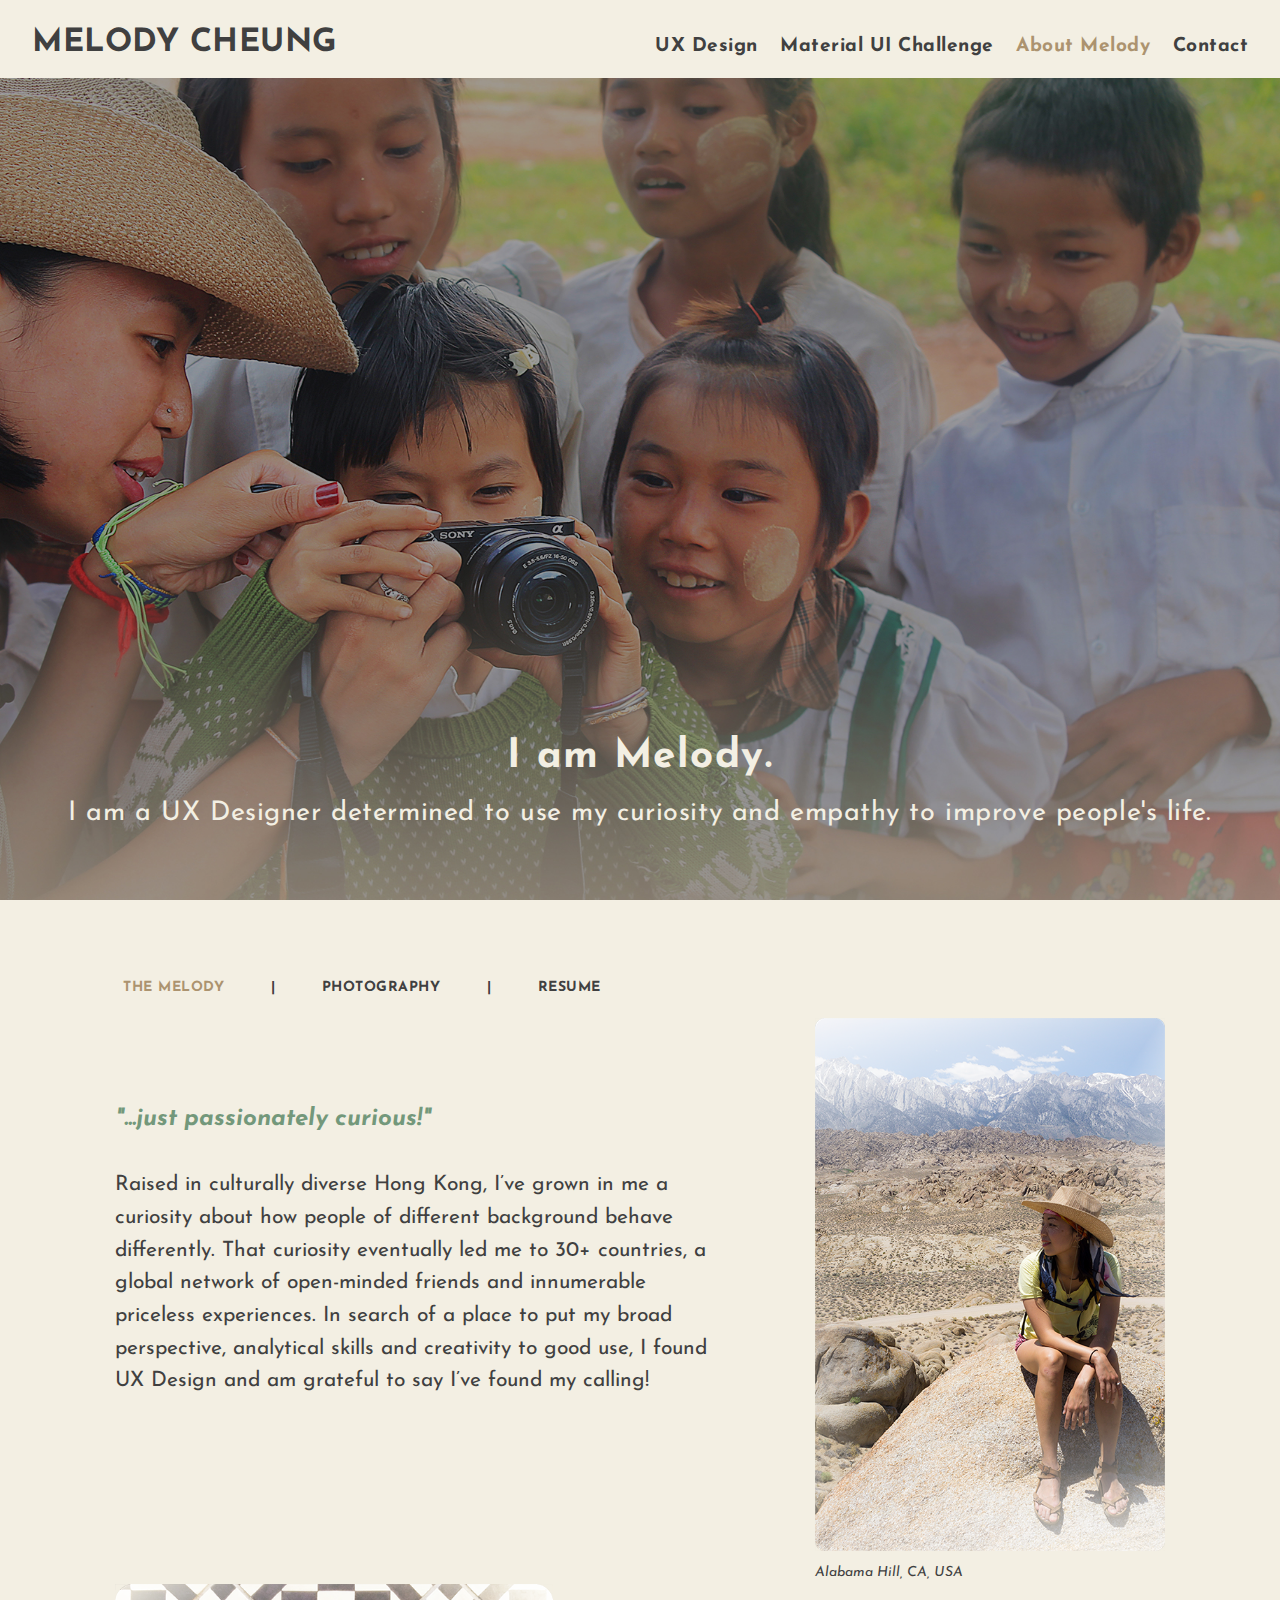
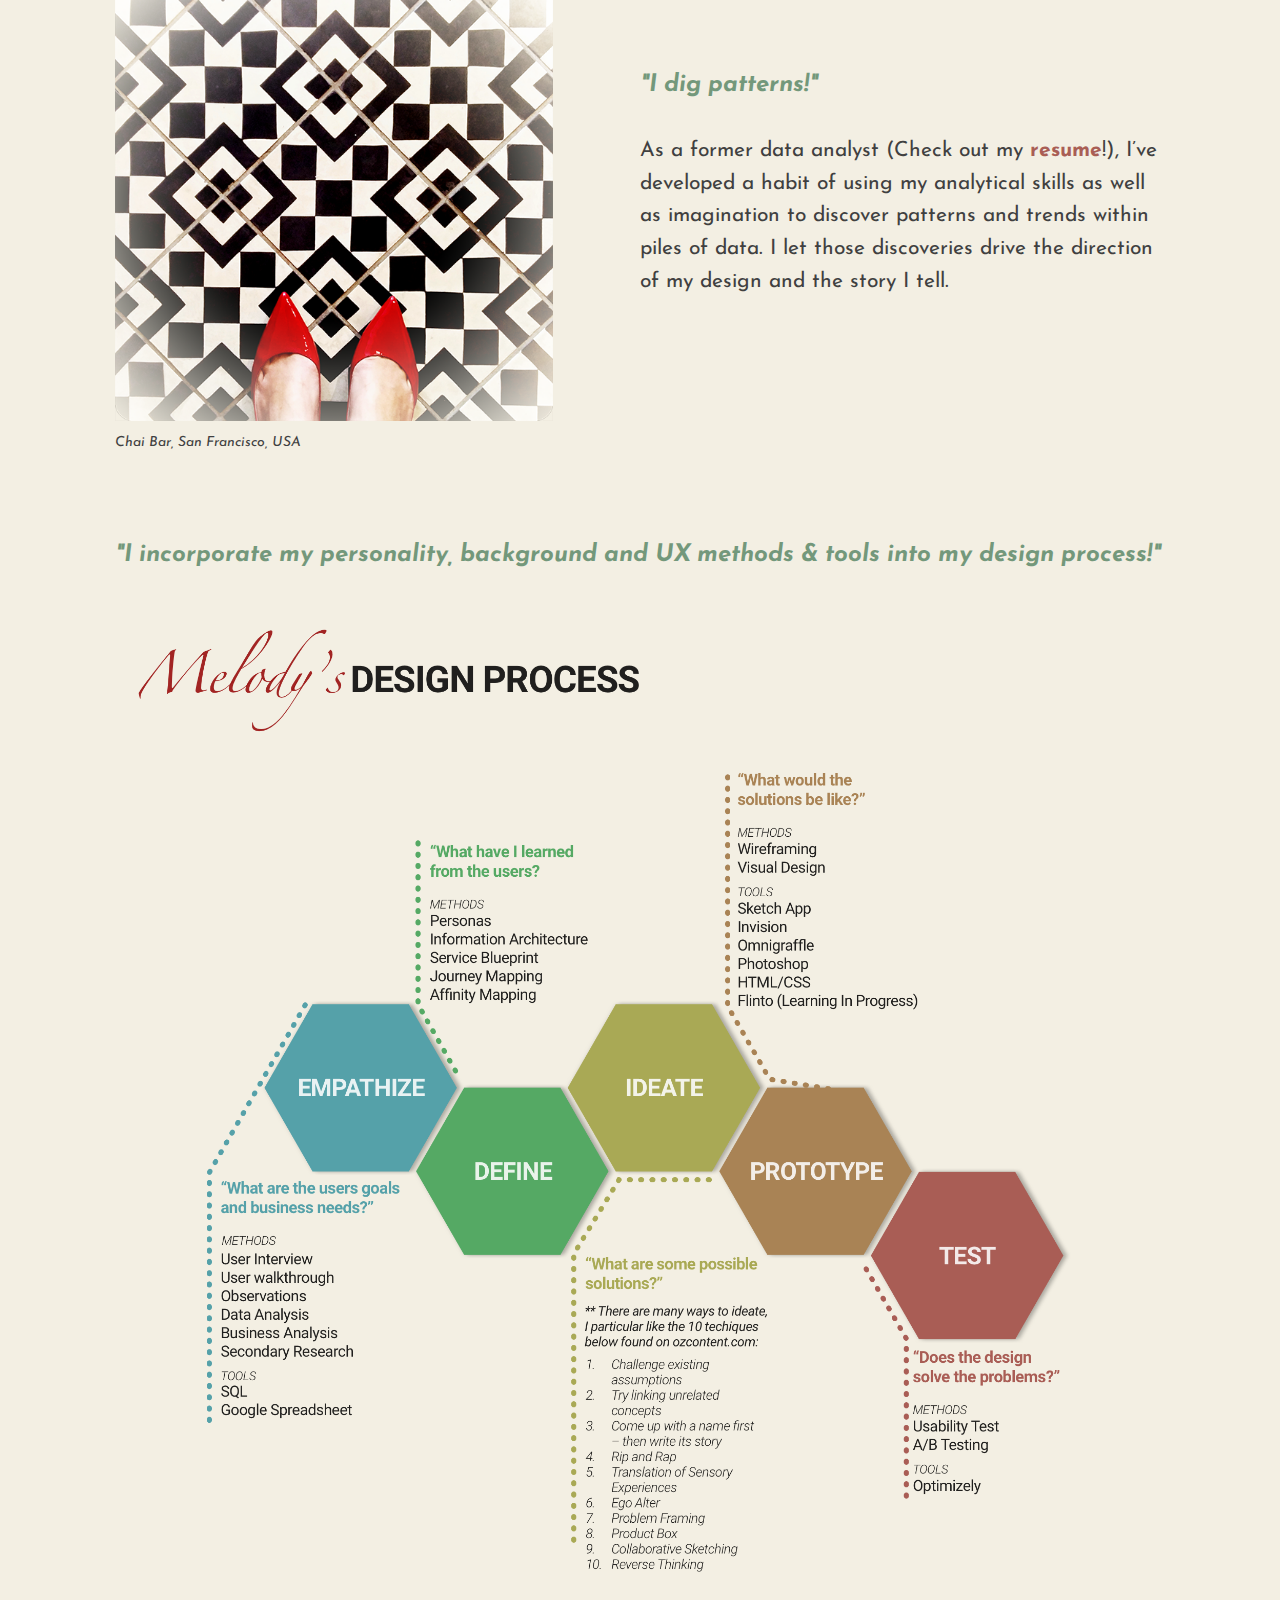
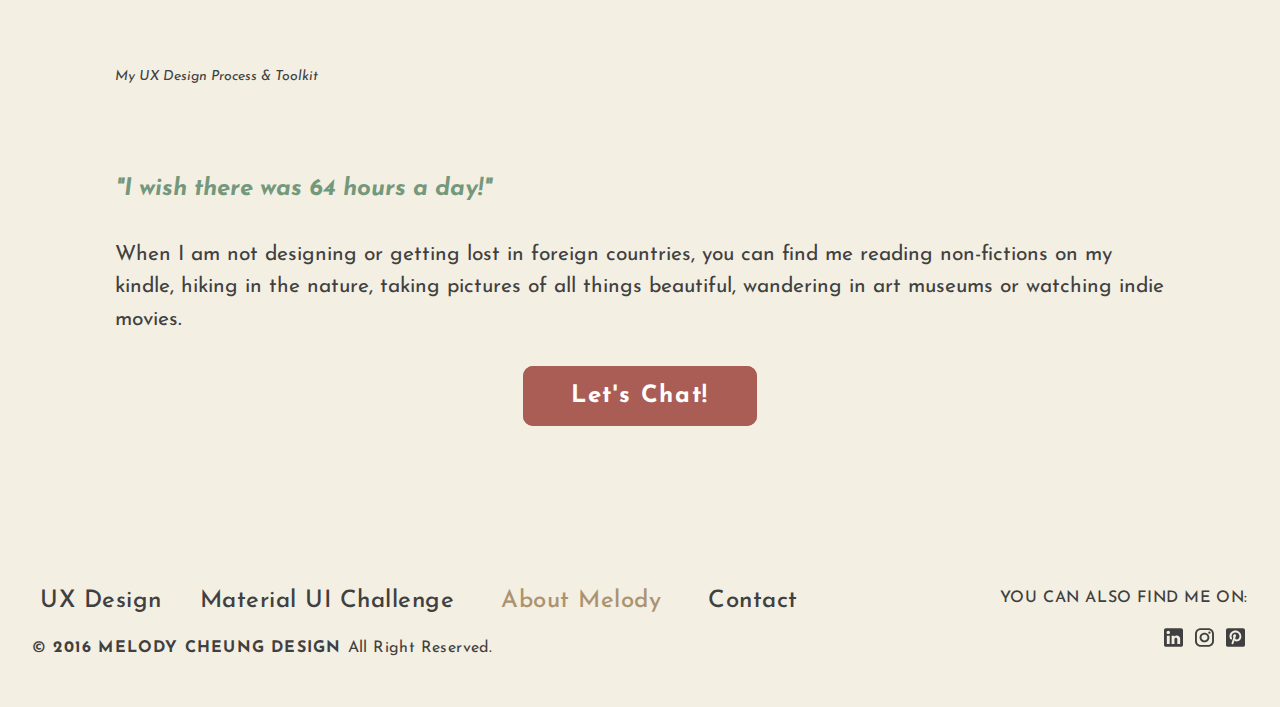
<file: aboutmelody.html>
<!DOCTYPE html>
<html>
  <head>
   <meta name="viewport" content="width=device-width, initial-scale=1.0, maximum-scale=1"">
    <meta charset="UTF-8">
    <title>Melody :: UX/UI Designer</title>
    <script type="text/javascript" src="http://code.jquery.com/jquery-1.7.1.min.js"></script>
     <link rel="icon" href="assets/img/favicon.ico">
    <link rel="stylesheet" href="assets/css/aurora-pack.css">
    <link rel="stylesheet" href="assets/css/aurora-theme-base.css">
    <link rel="stylesheet" href="assets/css/urku.css">
    <link href="https://fonts.googleapis.com/css?family=Josefin+Sans|Rubik" rel="stylesheet">

  </head>
  <body class="top-fixed">
    <header class="ae-container-fluid ae-container-fluid--full rk-header ">

           <nav class="mobile">
              <button>Toggle</button>
              <div class=" rk-topbar ae-container-fluid--full item-lg--auto mc-mobile-menu rk-header" >
                    <a href="index.html" >UX Design</a>
                    <a href="MaterialDesign_Challenge.html">Material UI Challenge</a>
                    <a href="aboutmelody.html" style="color: #ac936f;">About Melody</a>
                    <a href="contactmelody.html">Contact</a>
              </div>
      </nav>
      <!-- <input type="checkbox" id="mobile-menu" class="rk-mobile-menu">
      <label for="mobile-menu">
        <svg>
          <use xlink:href="assets/img/symbols.svg#bar"></use>
        </svg>
        <svg>
          <use xlink:href="assets/img/symbols.svg#bar"></use>
        </svg>
        <svg>
          <use xlink:href="assets/img/symbols.svg#bar"></use>
        </svg>
      </label> -->
      <div class="ae-container-fluid rk-topbar">
        <h1 class="rk-logo"><a href="index.html">Melody Cheung<sup></sup></a></h1>
        <nav class="rk-navigation">
          <ul class="rk-menu ae-u-bold">
            <li class="rk-menu__item "><a href="index.html" class="rk-menu__link">UX Design</a></li>
            <li class="rk-menu__item"><a href="MaterialDesign_Challenge.html" class="rk-menu__link">Material UI Challenge</a></li>
            <!-- <li class="rk-menu__item"><a href="assets/MelodyCheung_Resume.pdf" target="_blank" class="rk-menu__link">Resume</a></li> -->
            <!-- <li class="rk-menu__item"><a href="photography.html" class="rk-menu__link">Photography</a></li> -->
            <li class="active rk-menu__item"><a href="aboutmelody.html" class="rk-menu__link">About Melody</a></li>

            <li class="rk-menu__item"><a href="contactmelody.html" class="rk-menu__link">Contact</a></li>
          </ul>

        </nav>
      </div>

    </header>
    <section class="ae-container-fluid ae-container-fluid--full">
      <header class="rk-portfolio-cover  aboutmelody-cover">
        <div class="item-inside__meta mc-landing-cover-text">
          <h1 class="ae-u-bolder ae-gamma rk-portfolio-title">I am Melody.</h1>
          <p class="ae-zeta rk-portfolio-category ">I am a UX Designer determined to use my curiosity and empathy to improve people's life.</p>
        </div>
      </header>
      <!-- <div class="ae-container-fluid">
        <div class="ae-grid ae-grid--collapse rk-portfolio-info ">
          <div class="ae-grid__item item-lg-8 item-sm--center au-xs-ta-center au-lg-ta-left">
            <h2 class="rk-portfolio-inner-title ">Fall Collection photo shoot</h2>
          </div>
          <div class="ae-grid__item item-lg-4 au-xs-ta-center au-lg-ta-right rk-portfolio-details">
            <p class="rk-portfolio-inner-client "><span class="ae-lambda">Client: </span><span class="ae-u-bolder">Agency Design Studio</span></p>
            <p class="au-underline rk-portfolio-inner-website "><a href="#0" class="ae-kappa">www.agencydesign.com</a></p>
            <p class="ae-kappa ae-u-bold rk-portfolio-inner-date ">12 August, 2015</p>
          </div>
        </div>
      </div> -->


      <div  id="TheMelody" class="ae-container-fluid ae-container-fluid--inner rk-portfolio--inner  rk-main">

       <div class="au-xs-ta-center  au-lg-ta-left">
        <ul class="rk-menu rk-categories-menu">
          <li class="active rk-menu__item ae-lambda"><a href="aboutmelody.html#TheMelody" class="rk-menu__link">THE MELODY</a>
          </li>
          <li class="rk-menu__item ae-lambda">|
          </li>
          <li class="rk-menu__item ae-lambda"><a href="photography.html#photo" class="rk-menu__link">PHOTOGRAPHY</a>
          </li>
          <li class="rk-menu__item ae-lambda">|
          </li>
          <li class="rk-menu__item ae-lambda"><a href="assets/MelodyCheung_Resume.pdf" class="rk-menu__link" target="_blank" >RESUME</a>
          </li>
        </ul>
      </div>


        <div  class="ae-grid ae-grid--collapse ">
          <div class="ae-grid__item item-lg-7 au-lg-ptp-1">
            <h4 class="ae-u-boldest au-italic title">"...just passionately curious!"</h4>
            <p class="ae-theta">Raised in culturally diverse Hong Kong, I’ve grown in me a curiosity about how people of different background behave differently. That curiosity eventually led me to 30+ countries, a global network of open-minded friends and innumerable priceless experiences. In search of a place to put my broad perspective, analytical skills and creativity to good use, I found UX Design and am grateful to say I’ve found my calling!</p>
            <!-- <p>As a former data analyst (Check out my <a href="aboutmelody.html" class="active ae-u-bolder">resume</a>!), I’ve developed a habit of using my analytical skills as well as imagination to discover patterns and trends within piles of data. I let those discoveries drive the direction of my design and the story I tell.</p> -->
          </div>
          <div class="ae-grid__item item-lg-4 item-lg--offset-1"><img src="assets/img/melody_alabamahill.png" alt="Melody in Alabama Hill"><figcaption>Alabama Hill, CA, USA</figcaption></div>
        </div>

        <div class="ae-grid ae-grid--collapse">
          <div class="ae-grid__item item-lg-5"><img src="assets/img/FindPatterns.png" alt="Find Patterns"><figcaption>Chai Bar, San Francisco, USA</figcaption></div>
          <div class="ae-grid__item item-lg-6  item-lg--offset-1 au-lg-ptp-1">
            <h4 class="ae-u-boldest au-italic title">"I dig patterns!"</h4>
            <p class="ae-theta">As a former data analyst (Check out my <a href="assets/Resume_MelodyCheung_2x.pdf" target="_blank" " class="ae-u-boldest highlight-text">resume</a>!), I’ve developed a habit of using my analytical skills as well as imagination to discover patterns and trends within piles of data. I let those discoveries drive the direction of my design and the story I tell.</p>
          </div>
        </div>


       <div class="ae-grid ae-grid--collapse au-xs-ptp-1">
          <div class="ae-grid__item item-lg--auto">
            <h4 class="ae-u-boldest au-italic title">"I incorporate my personality, background and UX methods & tools into my design process!"</h4>
            <div id="design_process" class="ae-grid__item"><a href="assets/img/design_process.png"><img src="assets/img/design_process.png" alt="Melody's Design Process"><figcaption>My UX Design Process & Toolkit</figcaption></a></div>
            <div></div>
          </div>
        </div>


        <div class="ae-grid ae-grid--collapse au-xs-ptp-1">
          <div class="ae-grid__item item-lg-12">
            <h4 class="ae-u-boldest au-italic title">"I wish there was 64 hours a day!"</h4>
            <p class="ae-theta">When I am not designing or getting lost in foreign countries, you can find me reading non-fictions on my kindle, hiking in the nature, taking pictures of all things beautiful, wandering in art museums or watching indie movies.</p>
          </div>
        </div>



      <div class="buttonholder  au-xs-ptp-1"><a href="contactmelody.html" class="myButton">Let's Chat!</a></div>


    </section>


    <footer class="ae-container-fluid rk-footer ">
      <div class="ae-grid ae-grid--collapse">
        <div class="ae-grid__item item-lg-8 au-xs-ta-center au-lg-ta-left">
          <ul class=" rk-footer-menu">
            <li class="rk-menu__item"><a href="index.html" class="rk-menu__link">UX Design</a>
            <li class="rk-menu__item"><a href="MaterialDesign_Challenge.html" class="rk-menu__link">Material UI Challenge</a></li>
            <!-- <li class="rk-menu__item"><a href="assets/MelodyCheung_Resume.pdf" target="_blank" class="rk-menu__link">Resume</a></li> -->
            <!-- <li class="rk-menu__item"><a href="photography.html" class="rk-menu__link">Photography</a></li> -->
            <li class="active rk-menu__item"><a href="aboutmelody.html" class="rk-menu__link">About Melody</a></li>
            <li class="rk-menu__item"><a href="contactmelody.html" class="rk-menu__link">Contact</a></li>
          </ul>
          <p class="rk-footer__text rk-footer__copy "> <span class="ae-u-bold">© </span><span class="ae-u-bolder">2016 MELODY CHEUNG DESIGN </span>All Right Reserved.</p>
        </div>
        <div class="ae-grid__item item-lg-4 au-xs-ta-center au-lg-ta-right">
          <p class="rk-footer__text rk-footer__contact "> <span class="ae-u-bold">YOU CAN ALSO FIND ME ON: </span><!-- <span class="ae-u-bolder"> <a href="#0" class="rk-dark-color ">contact@urkuportfolio.com </a></span> --></p>
              <div ><a href="https://www.linkedin.com/in/melcheung" class=""><img class="smicon" src="assets/img/linkedin_icon.svg" alt="Linkedin"></a>
              <a href="https://www.instagram.com/allegretto_vivace" class=""><img class="smicon" src="assets/img/instagram_icon.svg" alt="Instagram"></a>
              <a href="https://www.pinterest.com/AllegrettoVi" class=""><img class="smicon" src="assets/img/pinterest_icon.svg" alt="Pinterest"></a>
              </div>
        </div>
      </div>
    </footer>
    <script> $('button').click(function() {
  $(this).toggleClass('expanded').siblings('div').slideToggle();
});</script>
<script>
  (function(i,s,o,g,r,a,m){i['GoogleAnalyticsObject']=r;i[r]=i[r]||function(){
  (i[r].q=i[r].q||[]).push(arguments)},i[r].l=1*new Date();a=s.createElement(o),
  m=s.getElementsByTagName(o)[0];a.async=1;a.src=g;m.parentNode.insertBefore(a,m)
  })(window,document,'script','https://www.google-analytics.com/analytics.js','ga');

  ga('create', 'UA-36938820-1', 'auto');
  ga('send', 'pageview');

</script>
  </body>

</html>
</file>
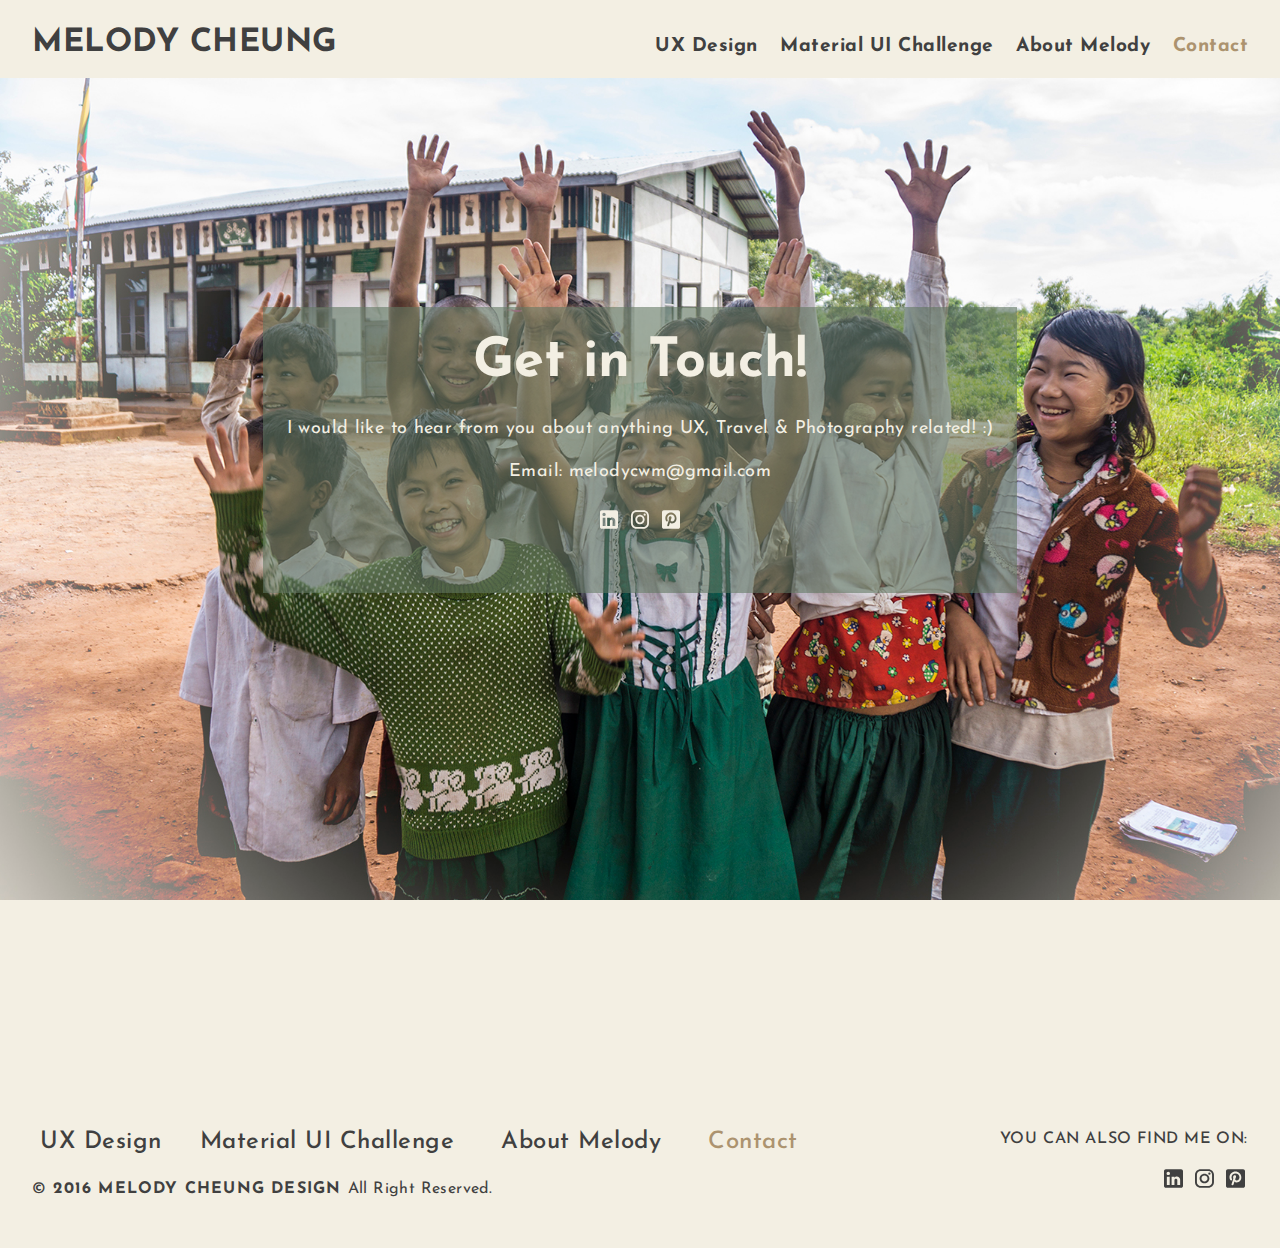
<file: contactmelody.html>
<!DOCTYPE html>
<html>
  <head>
   <meta name="viewport" content="width=device-width, initial-scale=1.0">
    <meta charset="UTF-8">
    <title>Melody :: UX/UI Designer</title>
    <script type="text/javascript" src="http://code.jquery.com/jquery-1.7.1.min.js"></script>
    <link rel="icon" href="assets/img/favicon.ico">
    <link rel="stylesheet" href="assets/css/aurora-pack.css">
    <link rel="stylesheet" href="assets/css/aurora-theme-base.css">
    <link rel="stylesheet" href="assets/css/urku.css">
    <link href="https://fonts.googleapis.com/css?family=Josefin+Sans|Rubik" rel="stylesheet">

  </head>
  <body class="top-fixed">
    <header class="ae-container-fluid ae-container-fluid--full rk-header ">

       <nav class="mobile">
              <button>Toggle</button>
              <div class=" rk-topbar ae-container-fluid--full item-lg--auto mc-mobile-menu rk-header" >
                    <a href="index.html" >UX Design</a>
                    <a href="MaterialDesign_Challenge.html">Material UI Challenge</a>
                    <a href="aboutmelody.html">About Melody</a>
                    <a href="contactmelody.html" style="color: #ac936f;">Contact</a>
              </div>
      </nav>



      <div class="ae-container-fluid rk-topbar">
        <h1 class="rk-logo"><a href="index.html">Melody Cheung<sup></sup></a></h1>
        <nav class="rk-navigation">
          <ul class="rk-menu ae-u-bold">
            <li class="rk-menu__item "><a href="index.html" class="rk-menu__link">UX Design</a></li>
            <li class="rk-menu__item"><a href="MaterialDesign_Challenge.html" class="rk-menu__link">Material UI Challenge</a></li>
          <!--   <li class="rk-menu__item"><a href="assets/MelodyCheung_Resume.pdf" target="_blank" class="rk-menu__link">Resume</a></li> -->
            <!-- <li class="rk-menu__item"><a href="photography.html" class="rk-menu__link">Photography</a></li> -->
            <li class="rk-menu__item"><a href="aboutmelody.html" class="rk-menu__link">About Melody</a></li>
            <li class="active rk-menu__item"><a href="contactmelody.html" class="rk-menu__link">Contact</a></li>
          </ul>
        </nav>
      </div>

    </header>
    <section  class="contact-cover contact-hero">
      <div class="item-inside__meta_cover big_border mc-contact-cover-text">
          <h1 class="ae-alfa  ae-u-bolder contact-title add-margin ">Get in Touch!</h1>
          <p class="ae-iota rk-portfolio-category add-margin ">I would like to hear from you about anything UX, Travel & Photography related! :) </p>
          <p class="ae-iota rk-portfolio-category ">Email: melodycwm@gmail.com</p>
          <div ><a href="https://www.linkedin.com/in/melcheung" class=""><img class="smicon" src="assets/img/linkedin_icon_light.svg" alt="Linkedin"></a>
              <a href="https://www.instagram.com/allegretto_vivace" class=""><img class="smicon" src="assets/img/instagram_icon_light.svg" alt="Instagram"></a>
              <a href="https://www.pinterest.com/AllegrettoVi" class=""><img class="smicon" src="assets/img/pinterest_icon_light.svg" alt="Pinterest"></a>
              </div>
        </div>

    </section>

    <div class="ae-container-fluid ae-container-fluid--inner rk-main">


    </div>
    <footer class="ae-container-fluid rk-footer ">
      <div class="ae-grid ae-grid--collapse">
        <div class="ae-grid__item item-lg-8 au-xs-ta-center au-lg-ta-left">
          <ul class=" rk-footer-menu">
            <li class="rk-menu__item"><a href="index.html" class="rk-menu__link">UX Design</a>
            <li class="rk-menu__item"><a href="MaterialDesign_Challenge.html" class="rk-menu__link">Material UI Challenge</a></li>
       <!--      <li class="rk-menu__item"><a href="assets/MelodyCheung_Resume.pdf" target="_blank" class="rk-menu__link">Resume</a></li> -->
            <!-- <li class="rk-menu__item"><a href="photography.html" class="rk-menu__link">Photography</a></li> -->
            <li class="rk-menu__item"><a href="aboutmelody.html" class="rk-menu__link">About Melody</a></li>
            <li class="active rk-menu__item"><a href="contactmelody.html" class="rk-menu__link">Contact</a></li>
          </ul>
          <p class="rk-footer__text rk-footer__copy "> <span class="ae-u-bold">© </span><span class="ae-u-bolder">2016 MELODY CHEUNG DESIGN </span>All Right Reserved.</p>
        </div>

        <div class="ae-grid__item item-lg-4 au-xs-ta-center au-lg-ta-right">
          <p class="rk-footer__text rk-footer__contact "> <span class="ae-u-bold">YOU CAN ALSO FIND ME ON: </span><!-- <span class="ae-u-bolder"> <a href="#0" class="rk-dark-color ">contact@urkuportfolio.com </a></span> --></p>
          <!-- <p class="rk-footer__text rk-footer__by"> -->
              <div ><a href="https://www.linkedin.com/in/melcheung" class=""><img class="smicon" src="assets/img/linkedin_icon.svg" alt="Linkedin"></a>
              <a href="https://www.instagram.com/allegretto_vivace" class=""><img class="smicon" src="assets/img/instagram_icon.svg" alt="Instagram"></a>
              <a href="https://www.pinterest.com/AllegrettoVi" class=""><img class="smicon" src="assets/img/pinterest_icon.svg" alt="Pinterest"></a>
              </div>
        </div>
      </div>
    </footer>
<script> $('button').click(function() {
  $(this).toggleClass('expanded').siblings('div').slideToggle();
});</script>
<script>
  (function(i,s,o,g,r,a,m){i['GoogleAnalyticsObject']=r;i[r]=i[r]||function(){
  (i[r].q=i[r].q||[]).push(arguments)},i[r].l=1*new Date();a=s.createElement(o),
  m=s.getElementsByTagName(o)[0];a.async=1;a.src=g;m.parentNode.insertBefore(a,m)
  })(window,document,'script','https://www.google-analytics.com/analytics.js','ga');

  ga('create', 'UA-36938820-1', 'auto');
  ga('send', 'pageview');

</script>
  </body>
</html>
</file>
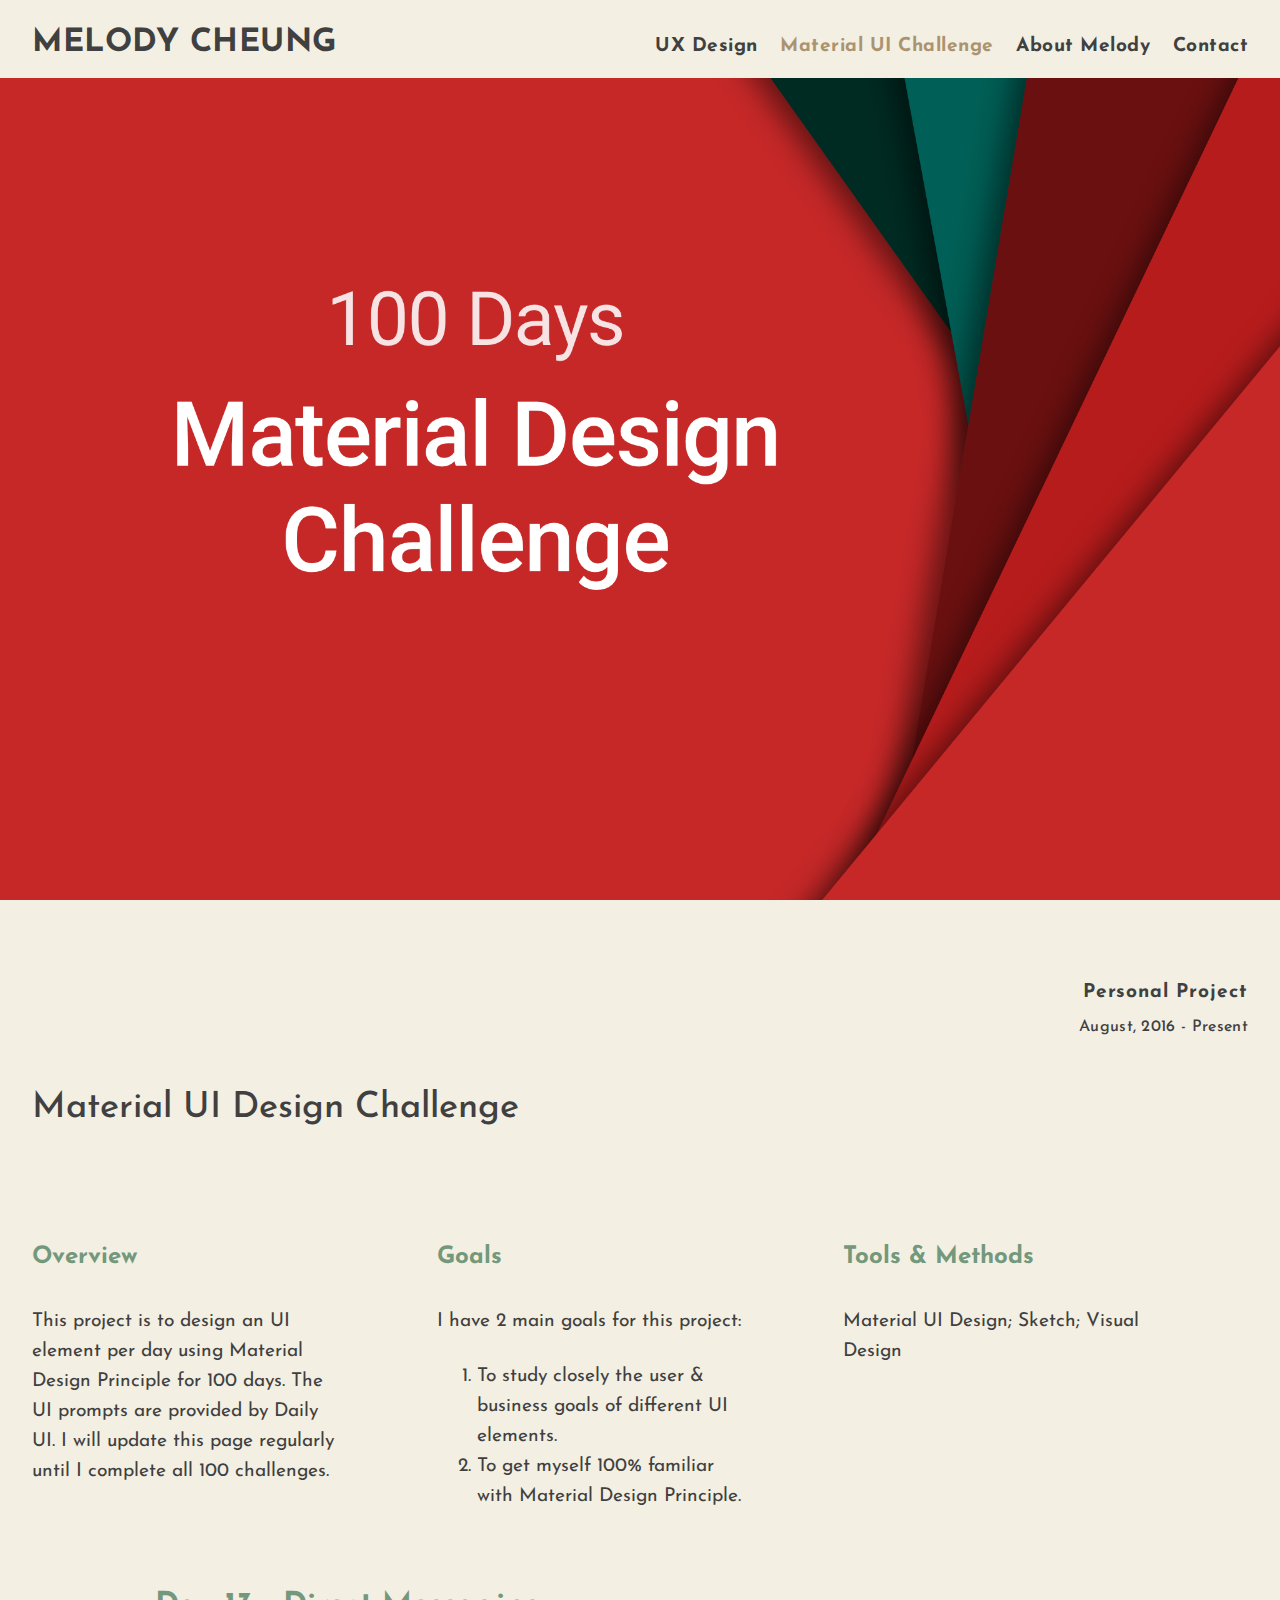
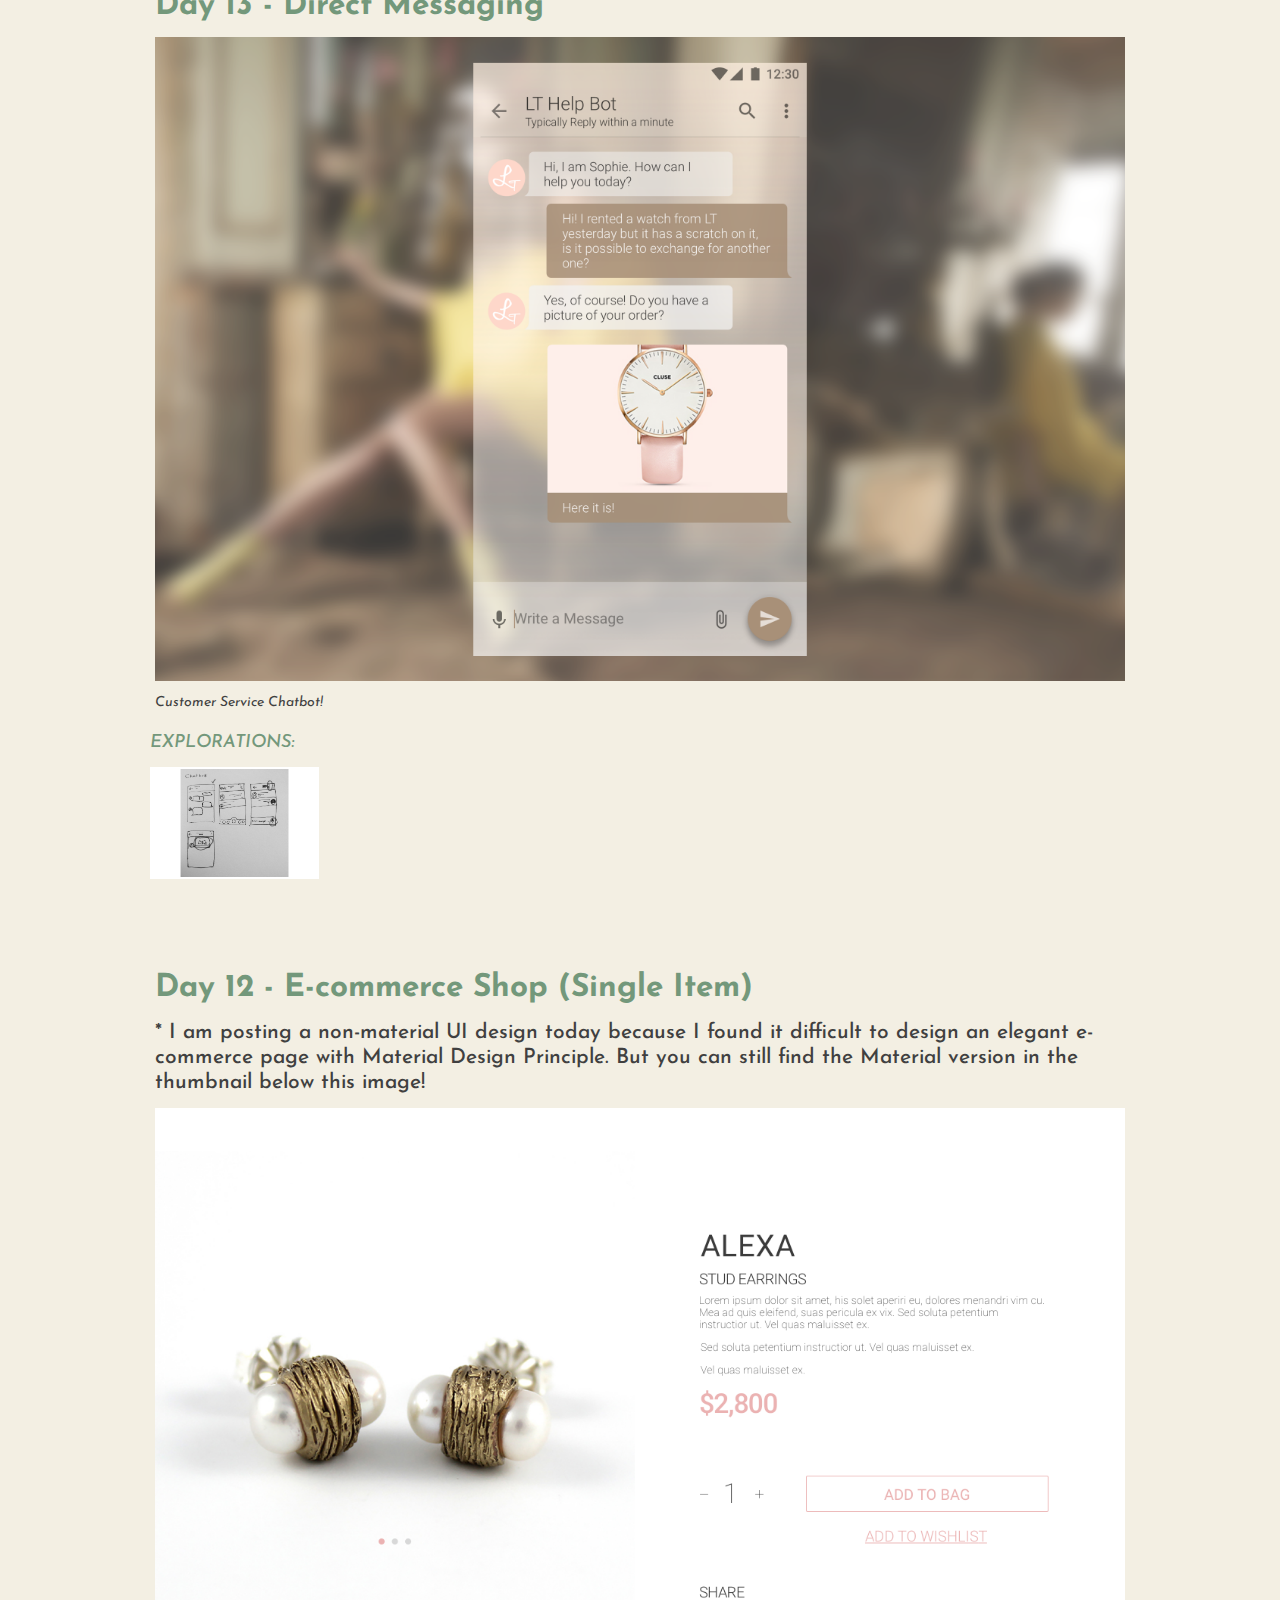
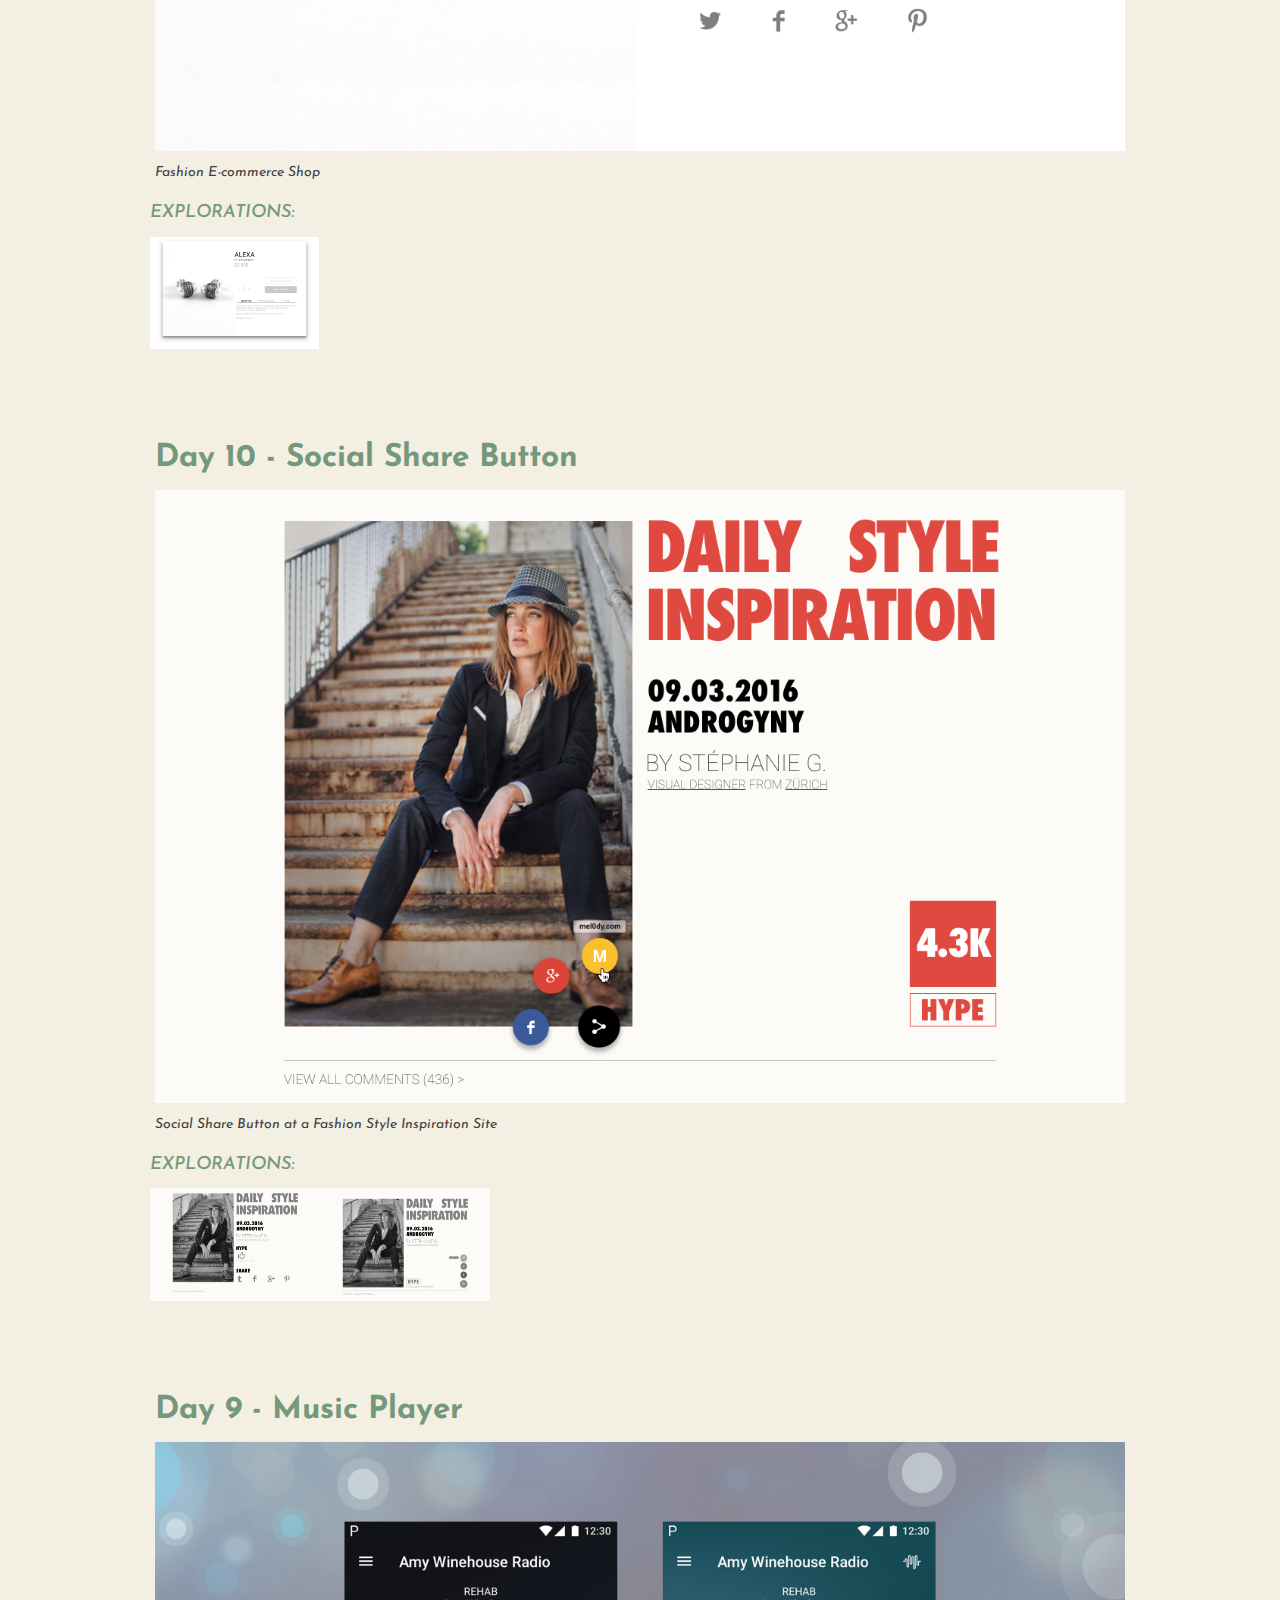
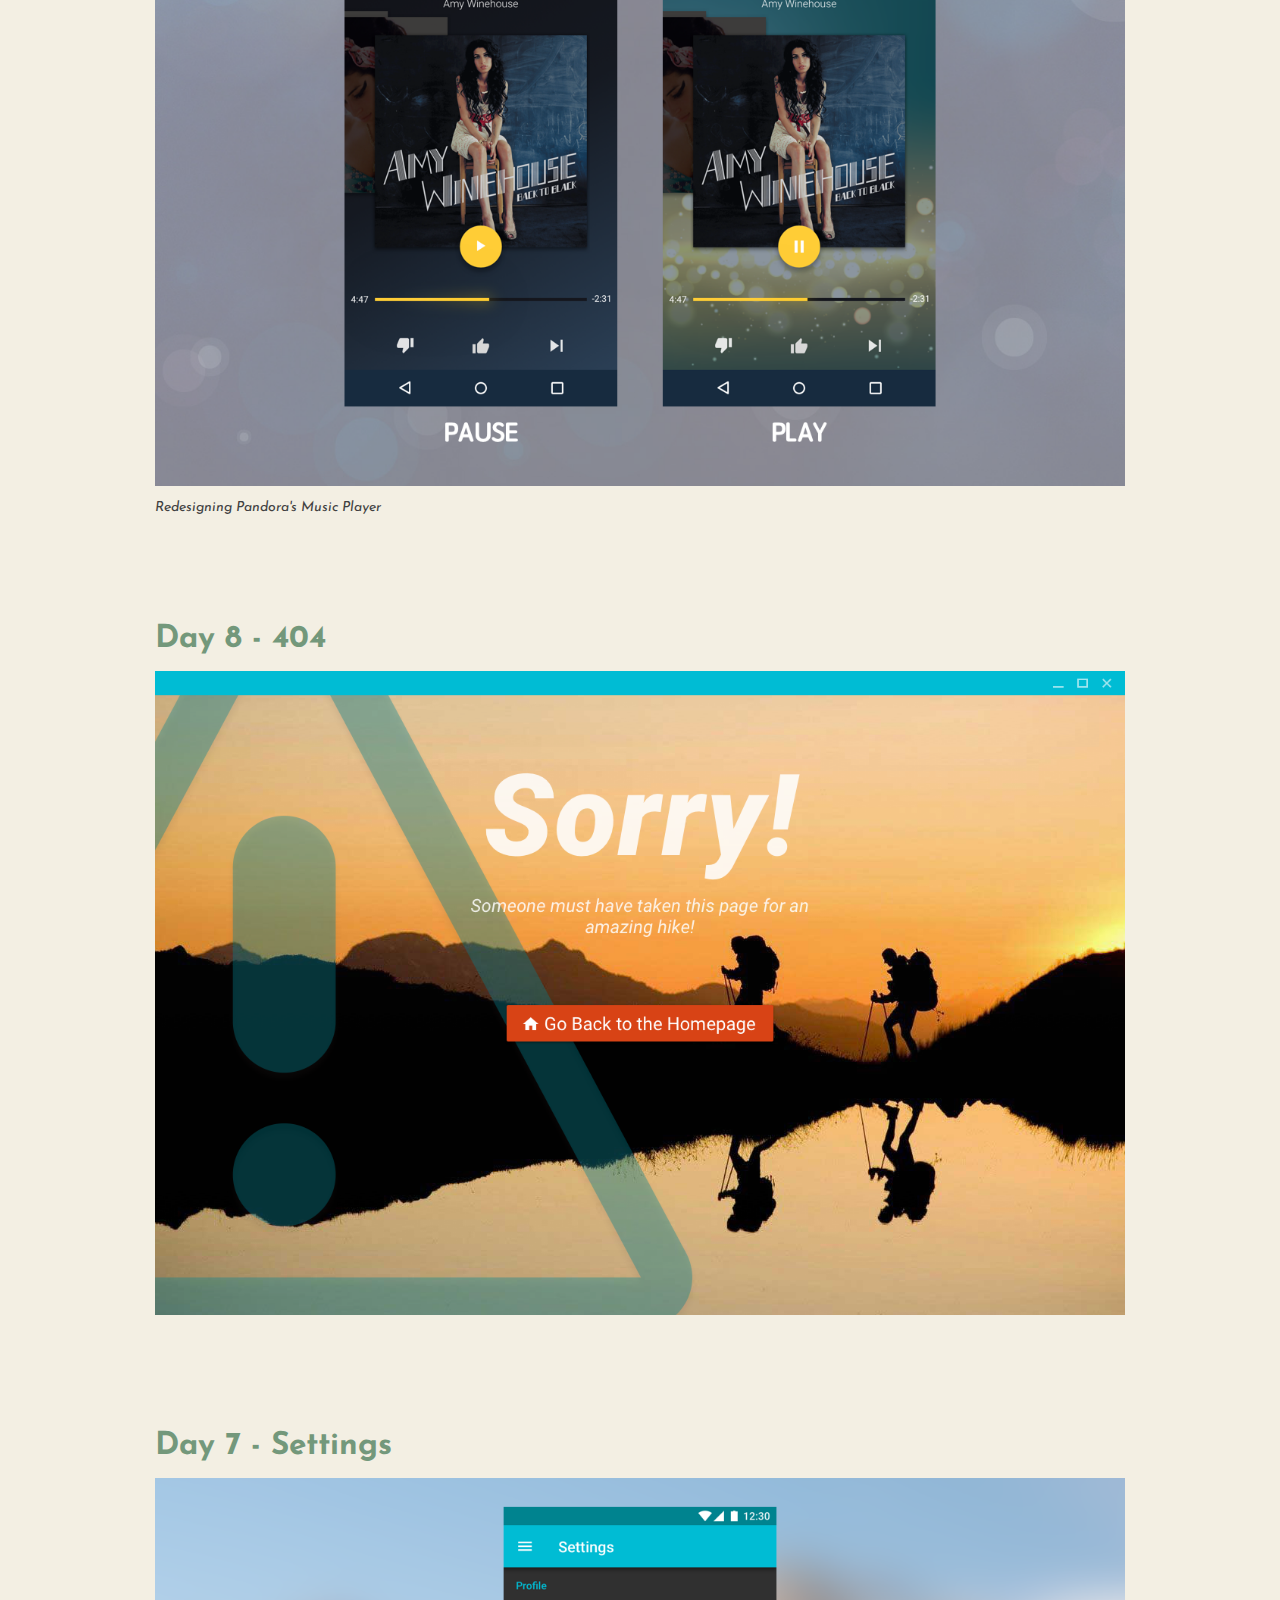
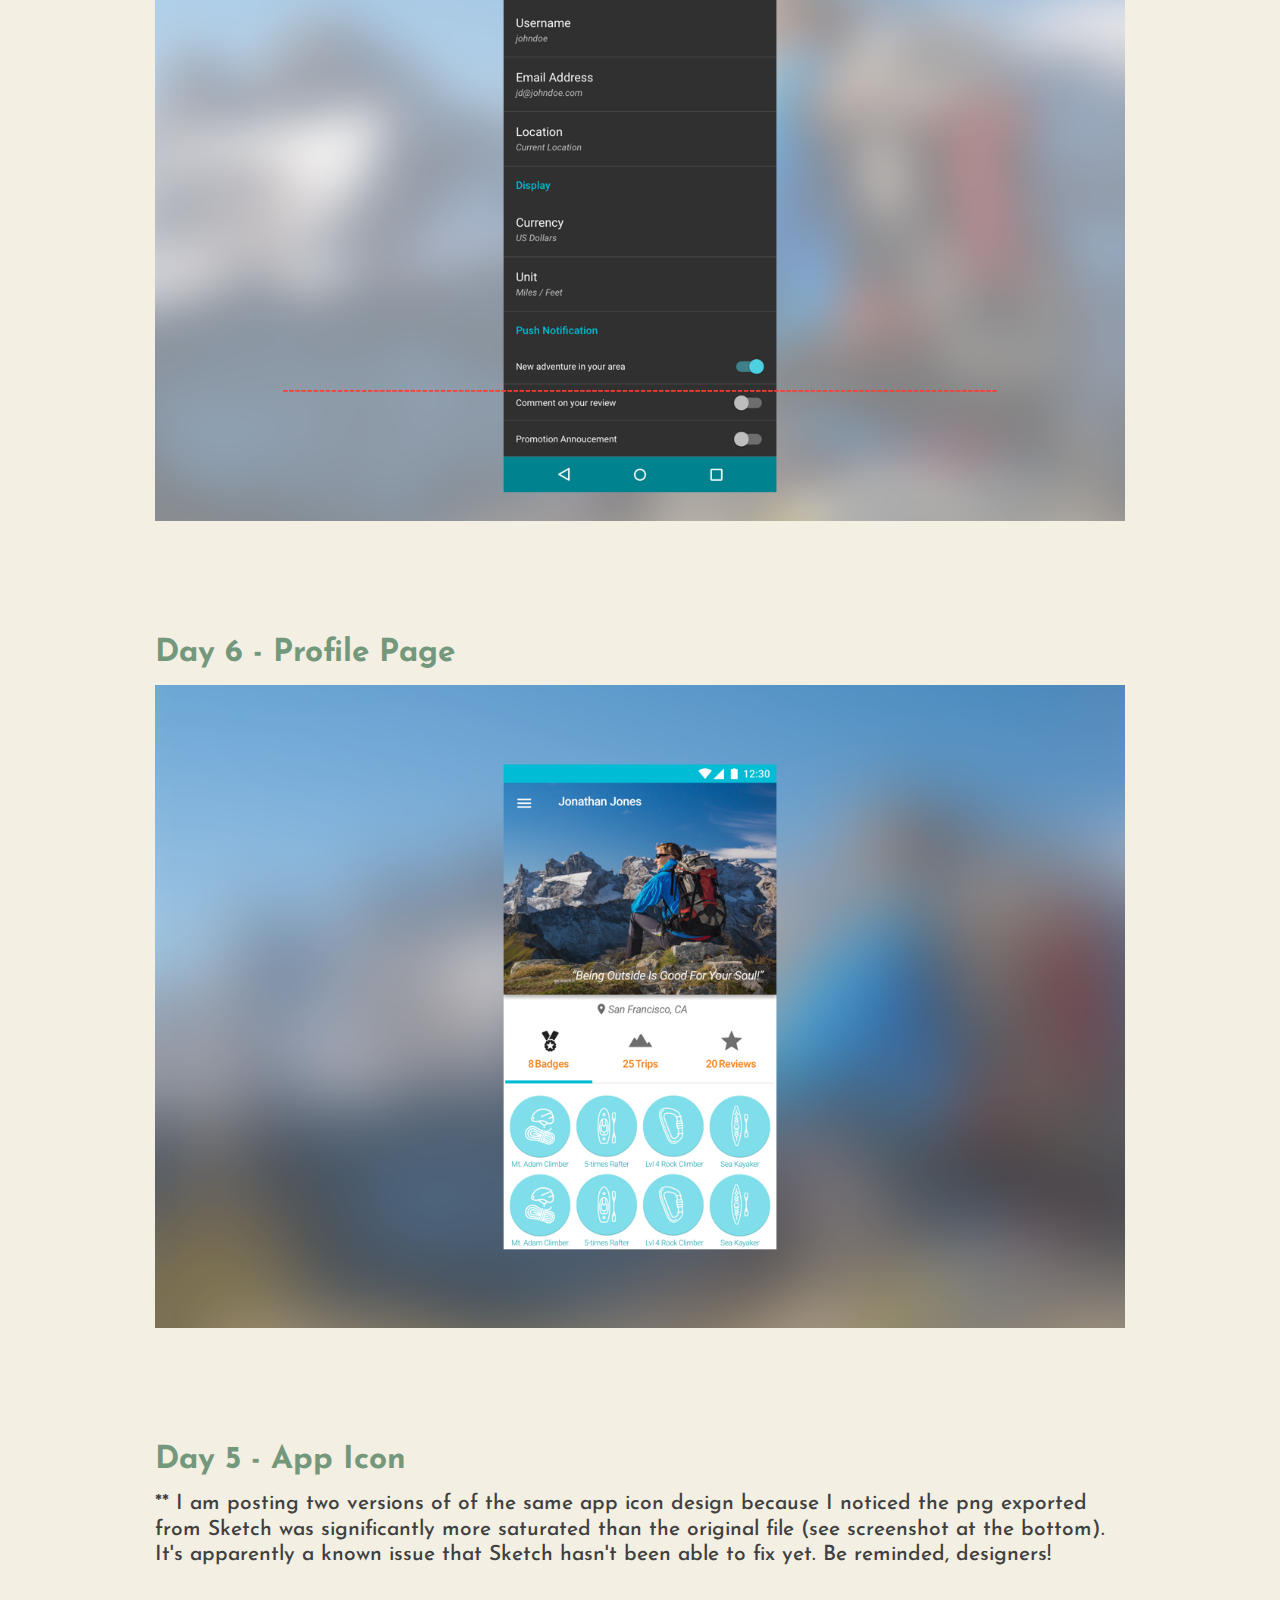
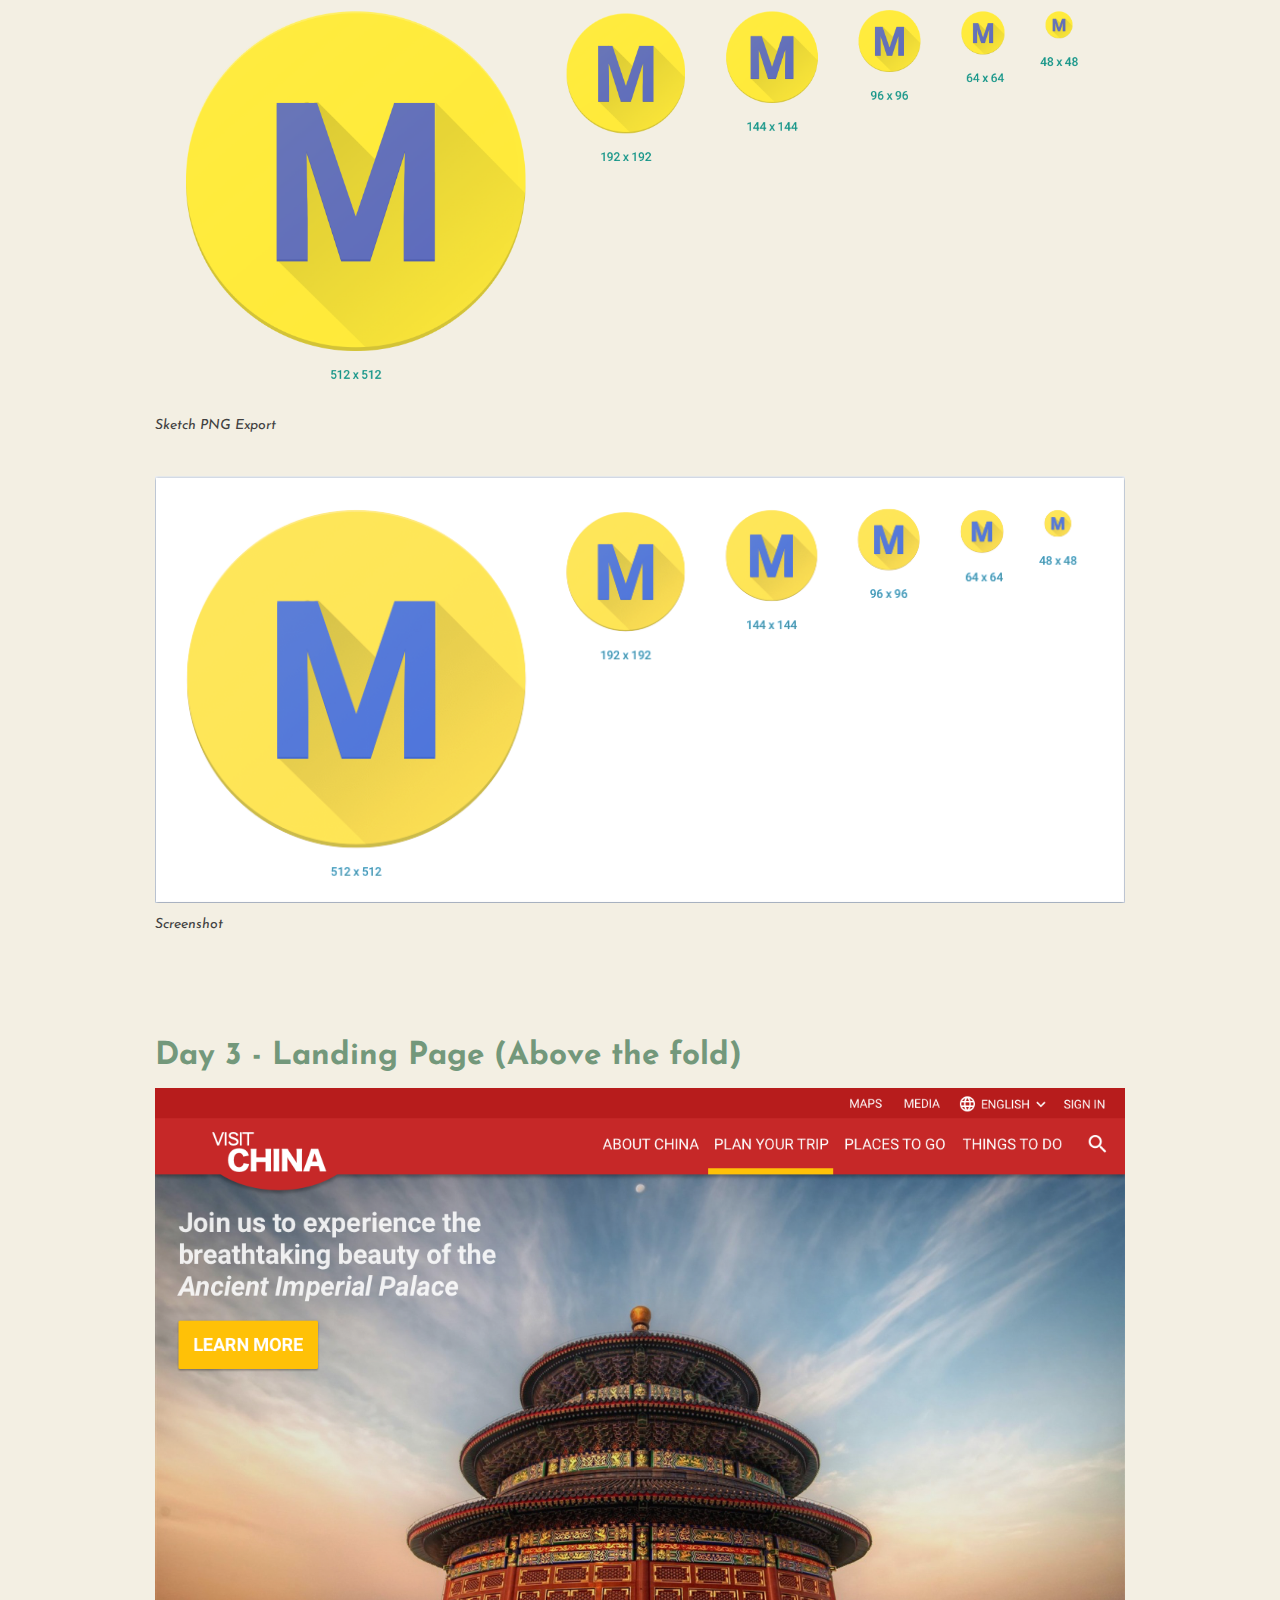
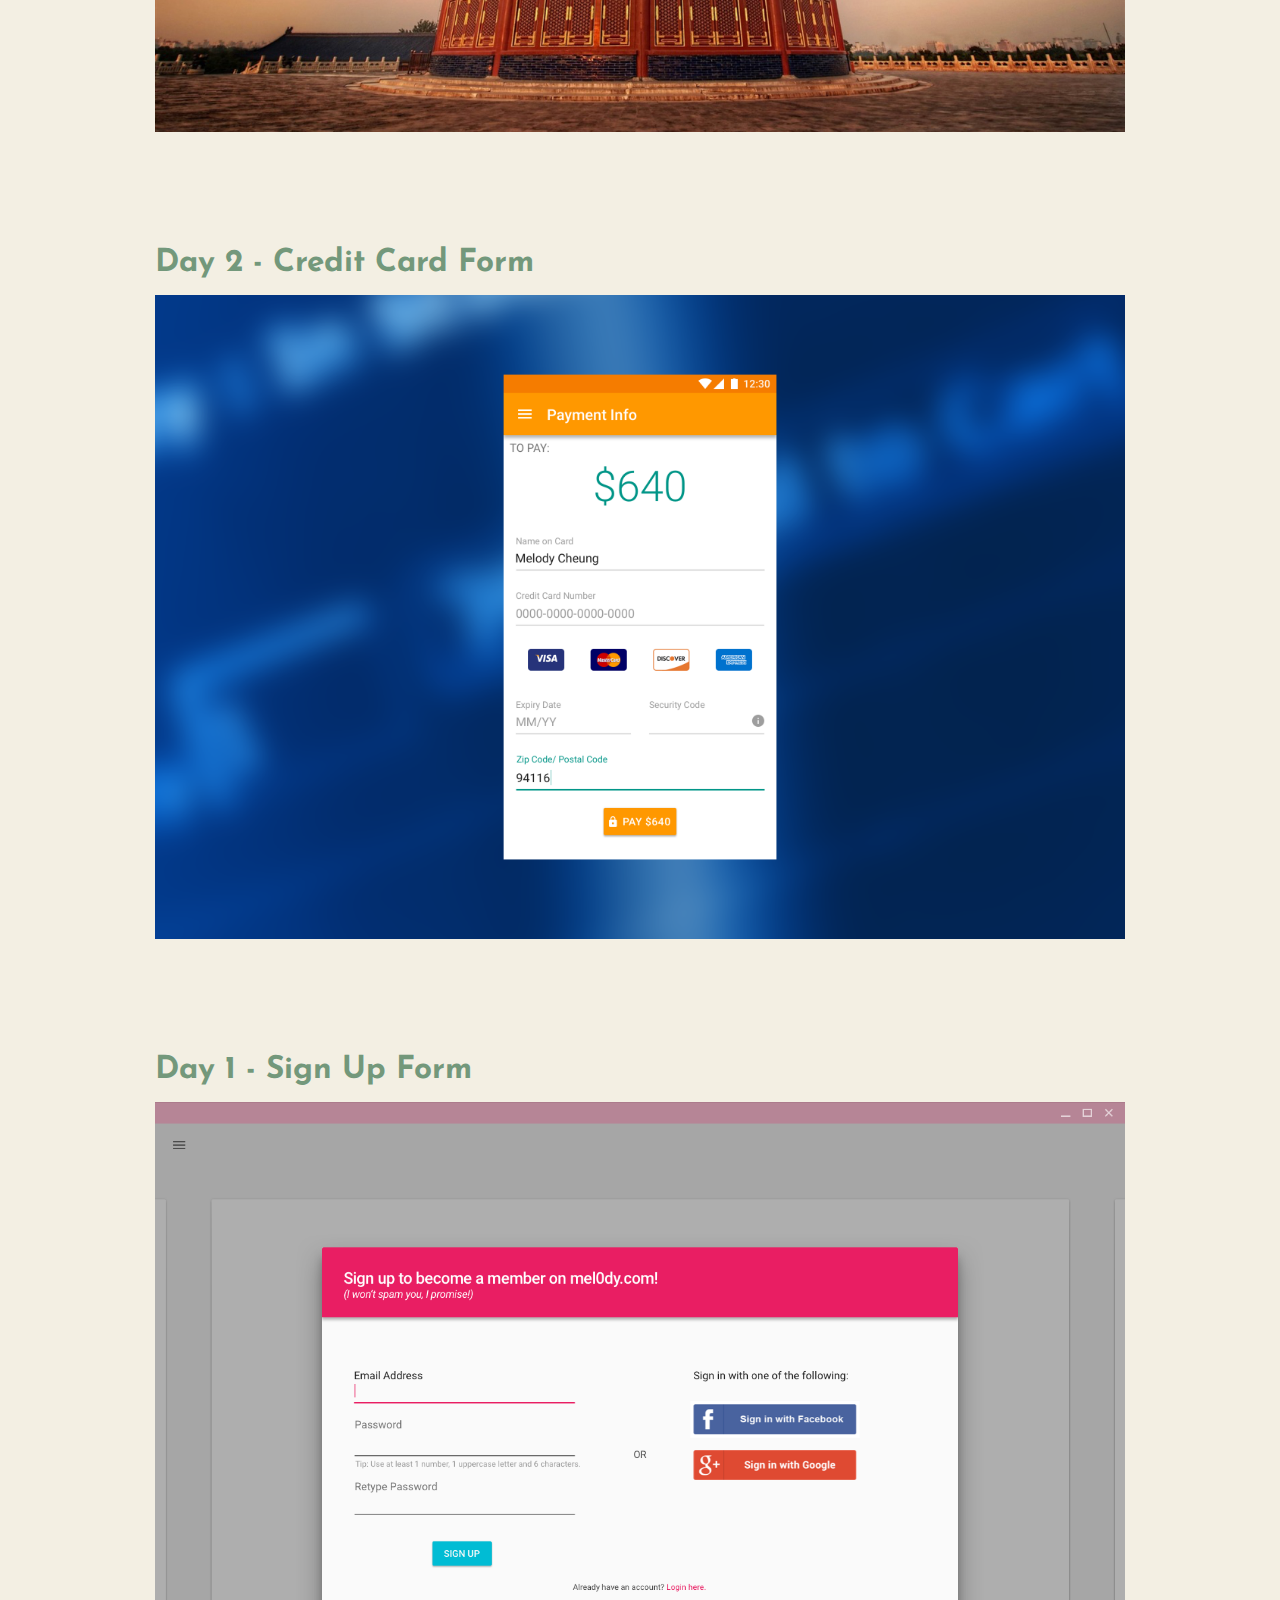
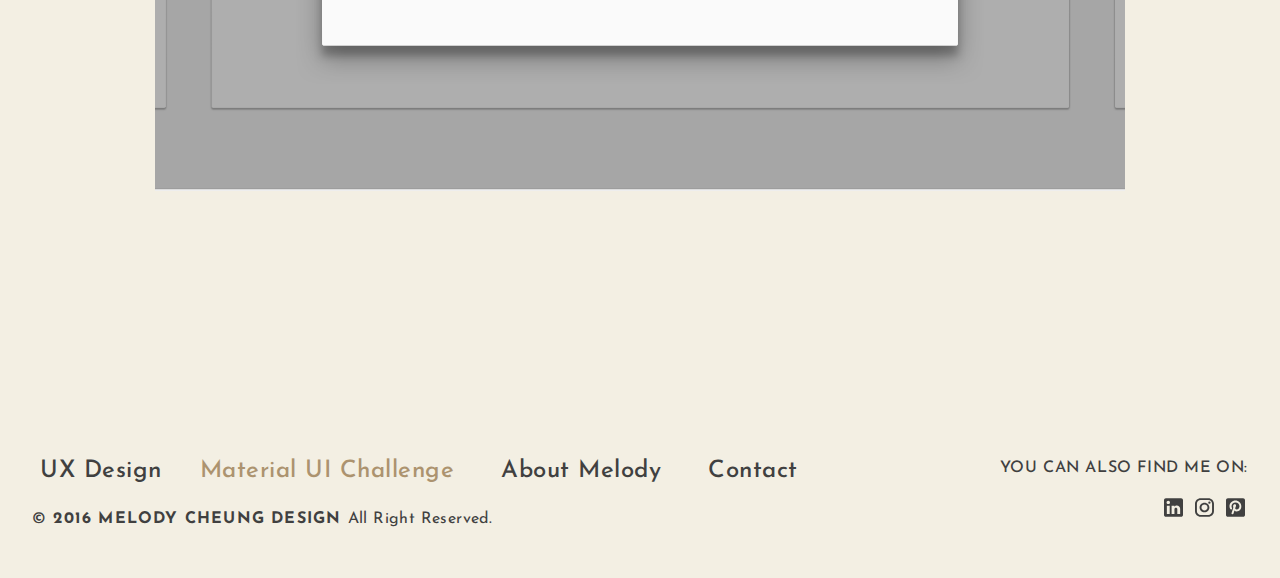
<file: MaterialDesign_Challenge.html>
<!DOCTYPE html>
<html>
  <head>
    <meta name="viewport" content="width=device-width, initial-scale=1.0">
    <meta charset="UTF-8">
    <title>Melody :: UX/UI Designer</title>
    <script type="text/javascript" src="http://code.jquery.com/jquery-1.7.1.min.js"></script>
     <link rel="icon" href="assets/img/favicon.ico">
    <link rel="stylesheet" href="assets/css/aurora-pack.css">
    <link rel="stylesheet" href="assets/css/aurora-theme-base.css">
    <link rel="stylesheet" href="assets/css/urku.css">
    <link href="https://fonts.googleapis.com/css?family=Josefin+Sans|Rubik" rel="stylesheet">
  </head>
  <body class="top-fixed">
     <header class="ae-container-fluid ae-container-fluid--full rk-header ">
        <nav class="mobile">
              <button>Toggle</button>
              <div class=" rk-topbar ae-container-fluid--full item-lg--auto mc-mobile-menu rk-header" >
                    <a href="index.html" >UX Design</a>
                    <a href="MaterialDesign_Challenge.html" style="color: #ac936f;">Material UI Challenge</a>
                    <a href="aboutmelody.html">About Melody</a>
                    <a href="contactmelody.html">Contact</a>
              </div>
      </nav>



      <div class="ae-container-fluid rk-topbar">
        <h1 class="rk-logo"><a href="index.html">Melody Cheung<sup></sup></a></h1>
        <nav class="rk-navigation">
          <ul class="rk-menu ae-u-bold">
            <li class="rk-menu__item "><a href="index.html" class="rk-menu__link">UX Design</a></li>
            <li class="active rk-menu__item"><a href="MaterialDesign_Challenge.html" class="rk-menu__link">Material UI Challenge</a></li>
          <!--   <li class="rk-menu__item"><a  href="assets/MelodyCheung_Resume.pdf" target="_blank"  class="rk-menu__link">Resume</a></li> -->
            <!-- <li class="rk-menu__item"><a href="photography.html" class="rk-menu__link">Photography</a></li> -->
            <li class="rk-menu__item"><a href="aboutmelody.html" class="rk-menu__link">About Melody</a></li>
            <li class="rk-menu__item"><a href="contactmelody.html" class="rk-menu__link">Contact</a></li>
          </ul>
        </nav>
      </div>
    </header>
    <section class="ae-container-fluid ae-container-fluid--full">
      <header class="rk-portfolio-cover  item-material">
        <!-- <div class="item-inside__meta lightcolor-text">
          <h1 class="ae-u-bolder rk-portfolio-title ">Nextdoor's New Service - the Speaker Series</h1>
          <p class="ae-theta rk-portfolio-category ">Host talks at home, hassle-free!</p>
        </div> -->
      </header>




      <div class="ae-container-fluid">
        <div class="ae-grid ae-grid--collapse au-mt-0 rk-portfolio-info ">
          <div class="ae-grid__item item-lg-8 item-sm--center au-xs-ta-center au-lg-ta-left au-mtp-1">
            <h2 class="rk-portfolio-inner-title">Material UI Design Challenge</h2>
          </div>
          <div class="ae-grid__item item-lg-4 au-xs-ta-center au-lg-ta-right rk-portfolio-details">
            <p class="rk-portfolio-inner-client "><span class="ae-lambda"></span><span class="ae-u-bolder">Personal Project</span></p>
            <!-- <p class="au-underline rk-portfolio-inner-website "><a href="#0" class="ae-kappa">www.agencydesign.com</a></p> -->
            <p class="ae-kappa ae-u-bold rk-portfolio-inner-date ">August, 2016 - Present</p>
          </div>
        </div>
      </div>

      <div class="ae-container-fluid">
      <div class="ae-grid  ae-grid--collapse au-xs-ptp-1">
          <div class="ae-grid__item item-lg-3">
            <h4 class="ae-u-bolder title">Overview</h4>
            <p>This project is to design an UI element per day using Material Design Principle for 100 days. The UI prompts are provided by <a href="http://www.dailyui.co">Daily UI</a>. I will update this page regularly until I complete all 100 challenges.</p>
          </div>
          <div class="ae-grid__item item-lg-3  item-lg--offset-1">
            <h4 class="ae-u-bolder title">Goals</h4>
            <p>I have 2 main goals for this project:
                  <ol >
                    <li>To study closely the user & business goals of different UI elements.</li>
                    <li>To get myself 100% familiar with Material Design Principle.</li>
                  </ol>
            </p>
          </div>
          <div class="ae-grid__item item-lg-3  item-lg--offset-1">
            <h4 class="ae-u-bolder title">Tools & Methods</h4>
            <p>Material UI Design; Sketch; Visual Design</p>
          </div>
          <div class="ae-grid au-xs-ptp-2"></div>
        </div>
        <!-- Subnav for dates-->
      <div class="au-lg-ta-left au-pt-3 ae-kappa"></div>
      <!-- <h6 class="highlight-text">*Click on the number of challenge below to navigate to the specific challenge:</h6>
              <table class="tg tg-p5tw ae-table--responsive" style="background-color:rgba(169,94,85,0.7); font-weight: 200;">
  <tr>
    <th class="tg-p5tw"><a href="MaterialDesign_Challenge.html#001" class="rk-menu__link lightcolor-text">#001 - Sign Up Form</a></th>
    <th class="tg-p5tw"><a href="*" class="rk-menu__link lightcolor-text-inactive">#021 - </a></th>
    <th class="tg-p5tw"><a href="*" class="rk-menu__link lightcolor-text-inactive">#041 - </a></th>
    <th class="tg-p5tw"><a href="*" class="rk-menu__link lightcolor-text-inactive">#061 - </a></th>
    <th class="tg-p5tw"><a href="*" class="rk-menu__link lightcolor-text-inactive">#081 - </a></th>
  </tr>
  <tr>
    <td class="tg-p5tw"><a href="MaterialDesign_Challenge.html#002" class="rk-menu__link lightcolor-text">#002 - Credit Card Form</a></td>
    <td class="tg-p5tw"><a href="*" class="rk-menu__link lightcolor-text-inactive">#022 - </a></td>
    <td class="tg-p5tw"><a href="*" class="rk-menu__link lightcolor-text-inactive">#042 - </a></td>
    <td class="tg-p5tw"><a href="*" class="rk-menu__link lightcolor-text-inactive">#062 - </a></td>
    <td class="tg-p5tw"><a href="*" class="rk-menu__link lightcolor-text-inactive">#082 - </a></td>
  </tr>
  <tr>
    <td class="tg-p5tw"><a href="MaterialDesign_Challenge.html#003" class="rk-menu__link lightcolor-text">#003 - Landing Page</a></td>
    <td class="tg-p5tw"><a href="*" class="rk-menu__link lightcolor-text-inactive">#023 - </a></td>
    <td class="tg-p5tw"><a href="*" class="rk-menu__link lightcolor-text-inactive">#043 - </a></td>
    <td class="tg-p5tw"><a href="*" class="rk-menu__link lightcolor-text-inactive">#063 - </a></td>
    <td class="tg-p5tw"><a href="*" class="rk-menu__link lightcolor-text-inactive">#083 - </a></td>
  </tr>
  <tr>
    <td class="tg-p5tw"><a href="*" class="rk-menu__link lightcolor-text-inactive">#004 - Calculator (TBD)</a></td>
    <td class="tg-p5tw"><a href="*" class="rk-menu__link lightcolor-text-inactive">#024 - </a></td>
    <td class="tg-p5tw"><a href="*" class="rk-menu__link lightcolor-text-inactive">#044 - </a></td>
    <td class="tg-p5tw"><a href="*" class="rk-menu__link lightcolor-text-inactive">#064 - </a></td>
    <td class="tg-p5tw"><a href="*" class="rk-menu__link lightcolor-text-inactive">#084 - </a></td>
  </tr>
  <tr>
    <td class="tg-p5tw"><a href="MaterialDesign_Challenge.html#005" class="rk-menu__link lightcolor-text">#005 - App Icon</a></td>
    <td class="tg-p5tw"><a href="*" class="rk-menu__link lightcolor-text-inactive">#025 - </a></td>
    <td class="tg-p5tw"><a href="*" class="rk-menu__link lightcolor-text-inactive">#045 - </a></td>
    <td class="tg-p5tw"><a href="*" class="rk-menu__link lightcolor-text-inactive">#065 - </a></td>
    <td class="tg-p5tw"><a href="*" class="rk-menu__link lightcolor-text-inactive">#085 - </a></td>
  </tr>
  <tr>
    <td class="tg-p5tw"><a href="MaterialDesign_Challenge.html#006" class="rk-menu__link lightcolor-text">#006 - Profile Page</a></td>
    <td class="tg-p5tw"><a href="*" class="rk-menu__link lightcolor-text-inactive">#026 - </a></td>
    <td class="tg-p5tw"><a href="*" class="rk-menu__link lightcolor-text-inactive">#046 - </a></td>
    <td class="tg-p5tw"><a href="*" class="rk-menu__link lightcolor-text-inactive">#066 - </a></td>
    <td class="tg-p5tw"><a href="*" class="rk-menu__link lightcolor-text-inactive">#086 - </a></td>
  </tr>
  <tr>
    <td class="tg-p5tw"><a href="MaterialDesign_Challenge.html#007" class="rk-menu__link lightcolor-text">#007 - Settings</a></td>
    <td class="tg-p5tw"><a href="*" class="rk-menu__link lightcolor-text-inactive">#027 - </a></td>
    <td class="tg-p5tw"><a href="*" class="rk-menu__link lightcolor-text-inactive">#047 - </a></td>
    <td class="tg-p5tw"><a href="*" class="rk-menu__link lightcolor-text-inactive">#067 - </a></td>
    <td class="tg-p5tw"><a href="*" class="rk-menu__link lightcolor-text-inactive">#087 - </a></td>
  </tr>
  <tr>
    <td class="tg-p5tw"><a href="MaterialDesign_Challenge.html#008" class="rk-menu__link lightcolor-text">#008 - 404</a></td>
    <td class="tg-p5tw"><a href="*" class="rk-menu__link lightcolor-text-inactive">#028 - </a></td>
    <td class="tg-p5tw"><a href="*" class="rk-menu__link lightcolor-text-inactive">#048 - </a></td>
    <td class="tg-p5tw"><a href="*" class="rk-menu__link lightcolor-text-inactive">#068 - </a></td>
    <td class="tg-p5tw"><a href="*" class="rk-menu__link lightcolor-text-inactive">#088 - </a></td>
  </tr>
  <tr>
    <td class="tg-p5tw"><a href="MaterialDesign_Challenge.html#009" class="rk-menu__link lightcolor-text">#009 - Music Player</a></td>
    <td class="tg-p5tw"><a href="*" class="rk-menu__link lightcolor-text-inactive">#029 - </a></td>
    <td class="tg-p5tw"><a href="*" class="rk-menu__link lightcolor-text-inactive">#049 - </a></td>
    <td class="tg-p5tw"><a href="*" class="rk-menu__link lightcolor-text-inactive">#069 - </a></td>
    <td class="tg-p5tw"><a href="*" class="rk-menu__link lightcolor-text-inactive">#089 - </a></td>
  </tr>
  <tr>
    <td class="tg-p5tw"><a href="MaterialDesign_Challenge.html#010" class="rk-menu__link lightcolor-text">#010 - Social Share Button</a></td>
    <td class="tg-p5tw"><a href="*" class="rk-menu__link lightcolor-text-inactive">#030 - </a></td>
    <td class="tg-p5tw"><a href="*" class="rk-menu__link lightcolor-text-inactive">#050 - </a></td>
    <td class="tg-p5tw"><a href="*" class="rk-menu__link lightcolor-text-inactive">#070 - </a></td>
    <td class="tg-p5tw"><a href="*" class="rk-menu__link lightcolor-text-inactive">#090 - </a></td>
  </tr>
  <tr>
    <td class="tg-p5tw"><a href="*" class="rk-menu__link lightcolor-text-inactive">#011 - </a></td>
    <td class="tg-p5tw"><a href="*" class="rk-menu__link lightcolor-text-inactive">#031 - </a></td>
    <td class="tg-p5tw"><a href="*" class="rk-menu__link lightcolor-text-inactive">#051 - </a></td>
    <td class="tg-p5tw"><a href="*" class="rk-menu__link lightcolor-text-inactive">#071 - </a></td>
    <td class="tg-p5tw"><a href="*" class="rk-menu__link lightcolor-text-inactive">#091 - </a></td>
  </tr>
  <tr>
    <td class="tg-p5tw"><a href="*" class="rk-menu__link lightcolor-text-inactive">#012 - </a></td>
    <td class="tg-p5tw"><a href="*" class="rk-menu__link lightcolor-text-inactive">#032 - </a></td>
    <td class="tg-p5tw"><a href="*" class="rk-menu__link lightcolor-text-inactive">#052 - </a></td>
    <td class="tg-p5tw"><a href="*" class="rk-menu__link lightcolor-text-inactive">#072 - </a></td>
    <td class="tg-p5tw"><a href="*" class="rk-menu__link lightcolor-text-inactive">#092 - </a></td>
  </tr>
  <tr>
    <td class="tg-p5tw"><a href="*" class="rk-menu__link lightcolor-text-inactive">#013 - </a></td>
    <td class="tg-p5tw"><a href="*" class="rk-menu__link lightcolor-text-inactive">#033 - </a></td>
    <td class="tg-p5tw"><a href="*" class="rk-menu__link lightcolor-text-inactive">#053 - </a></td>
    <td class="tg-p5tw"><a href="*" class="rk-menu__link lightcolor-text-inactive">#073 - </a></td>
    <td class="tg-p5tw"><a href="*" class="rk-menu__link lightcolor-text-inactive">#093 - </a></td>
  </tr>
  <tr>
    <td class="tg-p5tw"><a href="*" class="rk-menu__link lightcolor-text-inactive">#014 - </a></td>
    <td class="tg-p5tw"><a href="*" class="rk-menu__link lightcolor-text-inactive">#034 - </a></td>
    <td class="tg-p5tw"><a href="*" class="rk-menu__link lightcolor-text-inactive">#054 - </a></td>
    <td class="tg-p5tw"><a href="*" class="rk-menu__link lightcolor-text-inactive">#074 - </a></td>
    <td class="tg-p5tw"><a href="*" class="rk-menu__link lightcolor-text-inactive">#094 - </a></td>
  </tr>
  <tr>
    <td class="tg-p5tw"><a href="*" class="rk-menu__link lightcolor-text-inactive">#015 - </a></td>
    <td class="tg-p5tw"><a href="*" class="rk-menu__link lightcolor-text-inactive">#035 - </a></td>
    <td class="tg-p5tw"><a href="*" class="rk-menu__link lightcolor-text-inactive">#055 - </a></td>
    <td class="tg-p5tw"><a href="*" class="rk-menu__link lightcolor-text-inactive">#075 - </a></td>
    <td class="tg-p5tw"><a href="*" class="rk-menu__link lightcolor-text-inactive">#095 - </a></td>
  </tr>
  <tr>
    <td class="tg-p5tw"><a href="*" class="rk-menu__link lightcolor-text-inactive">#016 - </a></td>
    <td class="tg-p5tw"><a href="*" class="rk-menu__link lightcolor-text-inactive">#036 - </a></td>
    <td class="tg-p5tw"><a href="*" class="rk-menu__link lightcolor-text-inactive">#056 - </a></td>
    <td class="tg-p5tw"><a href="*" class="rk-menu__link lightcolor-text-inactive">#076 - </a></td>
    <td class="tg-p5tw"><a href="*" class="rk-menu__link lightcolor-text-inactive">#096 - </a></td>
  </tr>
  <tr>
    <td class="tg-p5tw"><a href="*" class="rk-menu__link lightcolor-text-inactive">#017 - </a></td>
    <td class="tg-p5tw"><a href="*" class="rk-menu__link lightcolor-text-inactive">#037 - </a></td>
    <td class="tg-p5tw"><a href="*" class="rk-menu__link lightcolor-text-inactive">#057 - </a></td>
    <td class="tg-p5tw"><a href="*" class="rk-menu__link lightcolor-text-inactive">#077 - </a></td>
    <td class="tg-p5tw"><a href="*" class="rk-menu__link lightcolor-text-inactive">#097 - </a></td>
  </tr>
  <tr>
    <td class="tg-p5tw"><a href="*" class="rk-menu__link lightcolor-text-inactive">#018 - </a></td>
    <td class="tg-p5tw"><a href="*" class="rk-menu__link lightcolor-text-inactive">#038 - </a></td>
    <td class="tg-p5tw"><a href="*" class="rk-menu__link lightcolor-text-inactive">#058 - </a></td>
    <td class="tg-p5tw"><a href="*" class="rk-menu__link lightcolor-text-inactive">#078 - </a></td>
    <td class="tg-p5tw"><a href="*" class="rk-menu__link lightcolor-text-inactive">#098 - </a></td>
  </tr>
  <tr>
    <td class="tg-p5tw"><a href="*" class="rk-menu__link lightcolor-text-inactive">#019 - </a></td>
    <td class="tg-p5tw"><a href="*" class="rk-menu__link lightcolor-text-inactive">#039 - </a></td>
    <td class="tg-p5tw"><a href="*" class="rk-menu__link lightcolor-text-inactive">#059 - </a></td>
    <td class="tg-p5tw"><a href="*" class="rk-menu__link lightcolor-text-inactive">#079 - </a></td>
    <td class="tg-p5tw"><a href="*" class="rk-menu__link lightcolor-text-inactive">#099 - </a></td>
  </tr>
  <tr>
    <td class="tg-p5tw"><a href="*" class="rk-menu__link lightcolor-text-inactive">#020 - </a></td>
    <td class="tg-p5tw"><a href="*" class="rk-menu__link lightcolor-text-inactive">#040 - </a></td>
    <td class="tg-p5tw"><a href="*" class="rk-menu__link lightcolor-text-inactive">#060 - </a></td>
    <td class="tg-p5tw"><a href="*" class="rk-menu__link lightcolor-text-inactive">#080 - </a></td>
    <td class="tg-p5tw"><a href="*" class="rk-menu__link lightcolor-text-inactive">#100 - </a></td>
  </tr>
</table> -->
        <!-- <ul class="rk-menu rk-categories-menu ae-list" style="background-color: #a95e55; font-size: 1rem";>
          <li class="rk-menu__item"><a href="MaterialDesign_Challenge.html#001" class="rk-menu__link lightcolor-text">#001 - Sign Up Form</a>
          </li>
          <li class="rk-menu__item"><a href="MaterialDesign_Challenge.html#002" class="rk-menu__link lightcolor-text">#002 - Credit Card Form</a>
          </li>
          <li class="rk-menu__item "><a href="MaterialDesign_Challenge.html#003" class="rk-menu__link lightcolor-text">#003 - Landing Page</a>
          </li>
          <li class="rk-menu__item"><a href="*" class="rk-menu__link lightcolor-text">#004 - </a>
          </li>
          <li class="rk-menu__item"><a href="MaterialDesign_Challenge.html#005" class="rk-menu__link lightcolor-text">#005 - App Icon</a>
          </li>

        </ul> -->




      <div id="013" class="ae-container-fluid  item-lg--auto ae-container-fluid--inner rk-portfolio--inner  au-pb-4 ">
                  <div class="ae-grid ae-grid--collapse">
                        <div class="ae-grid__item">
                                  <figure><h3 class="ae-u-boldest title"">Day 13 - Direct Messaging</h3>
                                                <img src="assets/img/dailyui_013.png" alt="Direct Messaging">
                                                <figcaption>Customer Service Chatbot!</figcaption>
                                  </figure>
                        </div>
                  </div>

                  <div class="item-push-2">
                        <h6 class="au-italic title">EXPLORATIONS:</h6>
                        <div class="ae-grid__item item-lg-2 item-xs-4 item-sm-4">
                              <a href="assets/img/dailyui_013_EP1.png" class="rk-item" target="blank" >
                                    <img src="assets/img/dailyui_013_EP1_bw.png" alt="">
                                    <div class="item-meta">
                                          <p>Sketches</p>
                                    </div>
                              </a>
                        </div>
                  </div>
      </div>



      <div id="012" class="ae-container-fluid  item-lg--auto ae-container-fluid--inner rk-portfolio--inner  au-pb-4 ">
                  <div class="ae-grid ae-grid--collapse">
                        <div class="ae-grid__item">
                                    <figure><h3 class="ae-u-boldest title">Day 12 - E-commerce Shop (Single Item)</h3>
                                                <h5>* I am posting a non-material UI design today because I found it difficult to design an elegant e-commerce page with Material Design Principle. But you can still find the Material version in the thumbnail below this image! </h5>
                                                <img src="assets/img/dailyui_012.png" alt="E-commerce Shop">
                                                <figcaption>Fashion E-commerce Shop</figcaption>
                                    </figure>
                        </div>
                  </div>

                  <div class="item-push-2">
                        <h6 class="au-italic title">EXPLORATIONS:</h6>
                        <div class="ae-grid__item item-lg-2 item-xs-4 item-sm-4">
                              <a href="assets/img/dailyui_012_EP1.png" class="rk-item" target="blank" >
                                    <img src="assets/img/dailyui_012_EP1_bw.png" alt="">
                                    <div class="item-meta">
                                          <p>Material Version</p>
                                    </div>
                              </a>
                        </div>
                  </div>
      </div>






      <div id="010" class="ae-container-fluid  item-lg--auto ae-container-fluid--inner rk-portfolio--inner  au-pb-4 ">
                  <div class="ae-grid ae-grid--collapse">
                        <div class="ae-grid__item">
                                    <figure><h3 class="ae-u-boldest title">Day 10 - Social Share Button</h3>
                                                <img src="assets/img/dailyui_010.png" alt="Social Share Button">
                                                <figcaption>Social Share Button at a Fashion Style Inspiration Site</figcaption>
                                    </figure>
                        </div>
                  </div>

                  <div class="item-push-2">
                        <h6 class="au-italic title">EXPLORATIONS:</h6>
                        <div class="ae-grid" style="margin-left:0;">
                              <div class="ae-grid__item item-lg-2 item-xs-4 item-sm-4">
                                    <a href="assets/img/dailyui_010_EP1.png" class="rk-item" target="blank" >
                                          <img src="assets/img/dailyui_010_EP3_bw.png" alt="">
                                          <div class="item-meta">
                                                <h6>#1:</h6>
                                                <p>Social Share buttons on the side</p>
                                          </div>
                                    </a>
                              </div>

                              <div class="ae-grid__item item-lg-2 item-xs-4 item-sm-4">
                                    <a href="assets/img/dailyui_010_EP2.png" class="rk-item" target="blank" >
                                          <img src="assets/img/dailyui_010_EP2_bw.png" alt="">
                                          <div class="item-meta">
                                                <h6>#2:</h6>
                                                <p>Non-Material Design</p>
                                          </div>
                                    </a>
                              </div>
                        </div>
                  </div>
      </div>



      <div id="009" class="ae-container-fluid  item-lg--auto ae-container-fluid--inner rk-portfolio--inner  au-pb-4 ">
                  <div class="ae-grid ae-grid--collapse">
                        <div class="ae-grid__item">
                                    <figure><h3 class="ae-u-boldest title">Day 9 - Music Player</h3>
                                                <img src="assets/img/dailyui_009.png" alt="Music Player">
                                                <figcaption>Redesigning Pandora's Music Player</figcaption>
                                    </figure>
                        </div>
                  </div>
      </div>


      <div id="008" class="ae-container-fluid  item-lg--auto ae-container-fluid--inner rk-portfolio--inner  au-pb-4 ">
                  <div class="ae-grid ae-grid--collapse">
                        <div class="ae-grid__item">
                                    <figure><h3 class="ae-u-boldest title">Day 8 - 404</h3>
                                                <img src="assets/img/dailyui_008.png" alt="404">
                                                <figcaption></figcaption>
                                    </figure>
                        </div>
                  </div>
      </div>



      <div id="007" class="ae-container-fluid  item-lg--auto ae-container-fluid--inner rk-portfolio--inner  au-pb-4 ">
                  <div class="ae-grid ae-grid--collapse">
                        <div class="ae-grid__item">
                                    <figure><h3 class="ae-u-boldest title">Day 7 - Settings</h3>
                                                <img src="assets/img/dailyui_007.png" alt="Settings">
                                                <figcaption></figcaption>
                                    </figure>
                        </div>
                  </div>
      </div>



     <div id="006" class="ae-container-fluid  item-lg--auto ae-container-fluid--inner rk-portfolio--inner  au-pb-4 ">
                  <div class="ae-grid ae-grid--collapse">
                        <div class="ae-grid__item">
                                    <figure><h3 class="ae-u-boldest title">Day 6 - Profile Page</h3>
                                                <img src="assets/img/dailyui_006.png" alt="Profile Page">
                                                <figcaption></figcaption>
                                    </figure>
                        </div>
                  </div>
      </div>



      <div id="005" class="ae-container-fluid  item-lg--auto ae-container-fluid--inner rk-portfolio--inner  au-pb-4 ">
                  <div class="ae-grid ae-grid--collapse">
                        <div class="ae-grid__item">
                                    <figure><h3 class="ae-u-boldest title">Day 5 - App Icon</h3>
                                                <h5>** I am posting two versions of of the same app icon design because I noticed the png exported from Sketch was significantly more saturated than the original file (see screenshot at the bottom). It's apparently<a class="inlinelink" href="http://graphicdesign.stackexchange.com/questions/53073/color-mismatching-on-sketch-exports"> a known issue</a> that Sketch hasn't been able to fix yet. Be reminded, designers!</h5>
                                                <img src="assets/img/dailyui_005_sizes.png" alt="App Icon">
                                                <figcaption>Sketch PNG Export</figcaption>
                                    </figure>
                        </div>
                         <div class="ae-grid__item">
                                    <figure><img src="assets/img/dailyui_005_sizes_screen.png" alt="App Icon">
                                                <figcaption>Screenshot</figcaption>
                                    </figure>
                        </div>
                  </div>
      </div>


      <div id="003" class="ae-container-fluid  item-lg--auto ae-container-fluid--inner rk-portfolio--inner  au-pb-4 ">
                  <div class="ae-grid ae-grid--collapse">
                        <div class="ae-grid__item">
                                    <figure><h3 class="ae-u-boldest title">Day 3 - Landing Page (Above the fold)</h3>
                                                <img src="assets/img/dailyui_003.png" alt="Landing Page">
                                                <figcaption></figcaption>
                                    </figure>
                        </div>
                  </div>
      </div>



      <div id="002" class="ae-container-fluid  item-lg--auto ae-container-fluid--inner rk-portfolio--inner  au-pb-4 ">
                  <div class="ae-grid ae-grid--collapse">
                        <div class="ae-grid__item">
                                    <figure><h3 class="ae-u-boldest title">Day 2 - Credit Card Form</h3>
                                                <img src="assets/img/dailyui_002.png" alt="Credit Card Form">
                                                <figcaption></figcaption>
                                    </figure>
                        </div>
                  </div>
      </div>



      <div id="001" class="ae-container-fluid  item-lg--auto ae-container-fluid--inner rk-portfolio--inner  au-pb-4 ">
                  <div class="ae-grid ae-grid--collapse">
                        <div class="ae-grid__item">
                                    <figure><h3 class="ae-u-boldest title">Day 1 - Sign Up Form</h3>
                                                <img src="assets/img/dailyui_001.png" alt="Sign Up Form">
                                                <figcaption></figcaption>
                                    </figure>
                        </div>
                  </div>
      </div>



  <!--   <div  class="ae-grid__item item-lg-10 item-lg--offset-1 au-pb-1 au-pt-4 ">

            <p class="ae-theta">The goals of a SignUp Form vary depending on the type of businesses. For example, if a company is trying to generate quality leads,
             one of its goals would be to ask a lot of specific questions to make sure the customers are the right fit for their products. However, the Sign Up form that most businesses need today have only a few common goals:
            <ol>
                  <li>to gather user data for marketing reason</li>
                  <li>to recognize users as the owner of some data</li>
                  <li>to keep sensitive data of the users safe</li>
            </ol>
            </p>
            <p>For the simplicity of this exercise, I am going to design the more common type of Sign Up form with the above goals.</p>
            <p>These a few rules that inform my design decisions on this Sign Up form:
                <ol>
                        <li>Most users only give your form very little attention
                              <span class="ae-lambda">(rumor says 8 seconds!)</span>.
                                    Therefore, the form should take users as little time as possible. In my design,
                              <ul>
                                      <li>users can save time and effort by signing up with their social media account</li>
                                      <li>users are only asked for their email address and password if they choose not to sign up via social media accounts</li>
                                      <li>the helper text under the password field saves users' time from creating password in a wrong format</li>
                              </ul>
                        </li>
                        <li>People refuse to sign up because they are concerned about spamming.
                        <span class="ae-lambda">(Don't you hate that [Company of your choice] sends you notifications 3 times a day about some updates that you have no time to care about?)</span> In my design,
                                <ul>
                                        <li>the subtext under the main title aims to let users know that they don't have to worry about being spammed</li>
                                </ul>
                        </li>
                </ol>
            </p>
          </div> -->

        </div>  <!--   fluid container div-->
      </div>


    </section>
    <footer class="ae-container-fluid rk-footer ">
      <div class="ae-grid ae-grid--collapse">
        <div class="ae-grid__item item-lg-8 au-xs-ta-center au-lg-ta-left">
          <ul class=" rk-footer-menu">
            <li class=" rk-menu__item"><a href="index.html" class="rk-menu__link">UX Design</a>
            <li class="active rk-menu__item"><a href="MaterialDesign_Challenge.html" class="rk-menu__link">Material UI Challenge</a></li>
            <!-- <li class="rk-menu__item"><a href="assets/MelodyCheung_Resume.pdf" target="_blank" class="rk-menu__link">Resume</a></li> -->
            <!-- <li class="rk-menu__item"><a href="photography.html" class="rk-menu__link">Photography</a></li> -->
            <li class="rk-menu__item"><a href="aboutmelody.html" class="rk-menu__link">About Melody</a></li>
            <li class=" rk-menu__item"><a href="contactmelody.html" class="rk-menu__link">Contact</a></li>
          </ul>
          <p class="rk-footer__text rk-footer__copy "> <span class="ae-u-bold">© </span><span class="ae-u-bolder">2016 MELODY CHEUNG DESIGN </span>All Right Reserved.</p>
        </div>

        <div class="ae-grid__item item-lg-4 au-xs-ta-center au-lg-ta-right">
          <p class="rk-footer__text rk-footer__contact "> <span class="ae-u-bold">YOU CAN ALSO FIND ME ON: </span><!-- <span class="ae-u-bolder"> <a href="#0" class="rk-dark-color ">contact@urkuportfolio.com </a></span> --></p>
          <!-- <p class="rk-footer__text rk-footer__by"> -->
              <div ><a href="https://www.linkedin.com/in/melcheung" class=""><img class="smicon" src="assets/img/linkedin_icon.svg" alt="Linkedin"></a>
              <a href="https://www.instagram.com/allegretto_vivace" class=""><img class="smicon" src="assets/img/instagram_icon.svg" alt="Instagram"></a>
              <a href="https://www.pinterest.com/AllegrettoVi" class=""><img class="smicon" src="assets/img/pinterest_icon.svg" alt="Pinterest"></a>
              </div>
        </div>
      </div>
    </footer>
<script> $('button').click(function() {
  $(this).toggleClass('expanded').siblings('div').slideToggle();
});</script>
<script>
  (function(i,s,o,g,r,a,m){i['GoogleAnalyticsObject']=r;i[r]=i[r]||function(){
  (i[r].q=i[r].q||[]).push(arguments)},i[r].l=1*new Date();a=s.createElement(o),
  m=s.getElementsByTagName(o)[0];a.async=1;a.src=g;m.parentNode.insertBefore(a,m)
  })(window,document,'script','https://www.google-analytics.com/analytics.js','ga');

  ga('create', 'UA-36938820-1', 'auto');
  ga('send', 'pageview');

</script>
  </body>
</html>
</file>
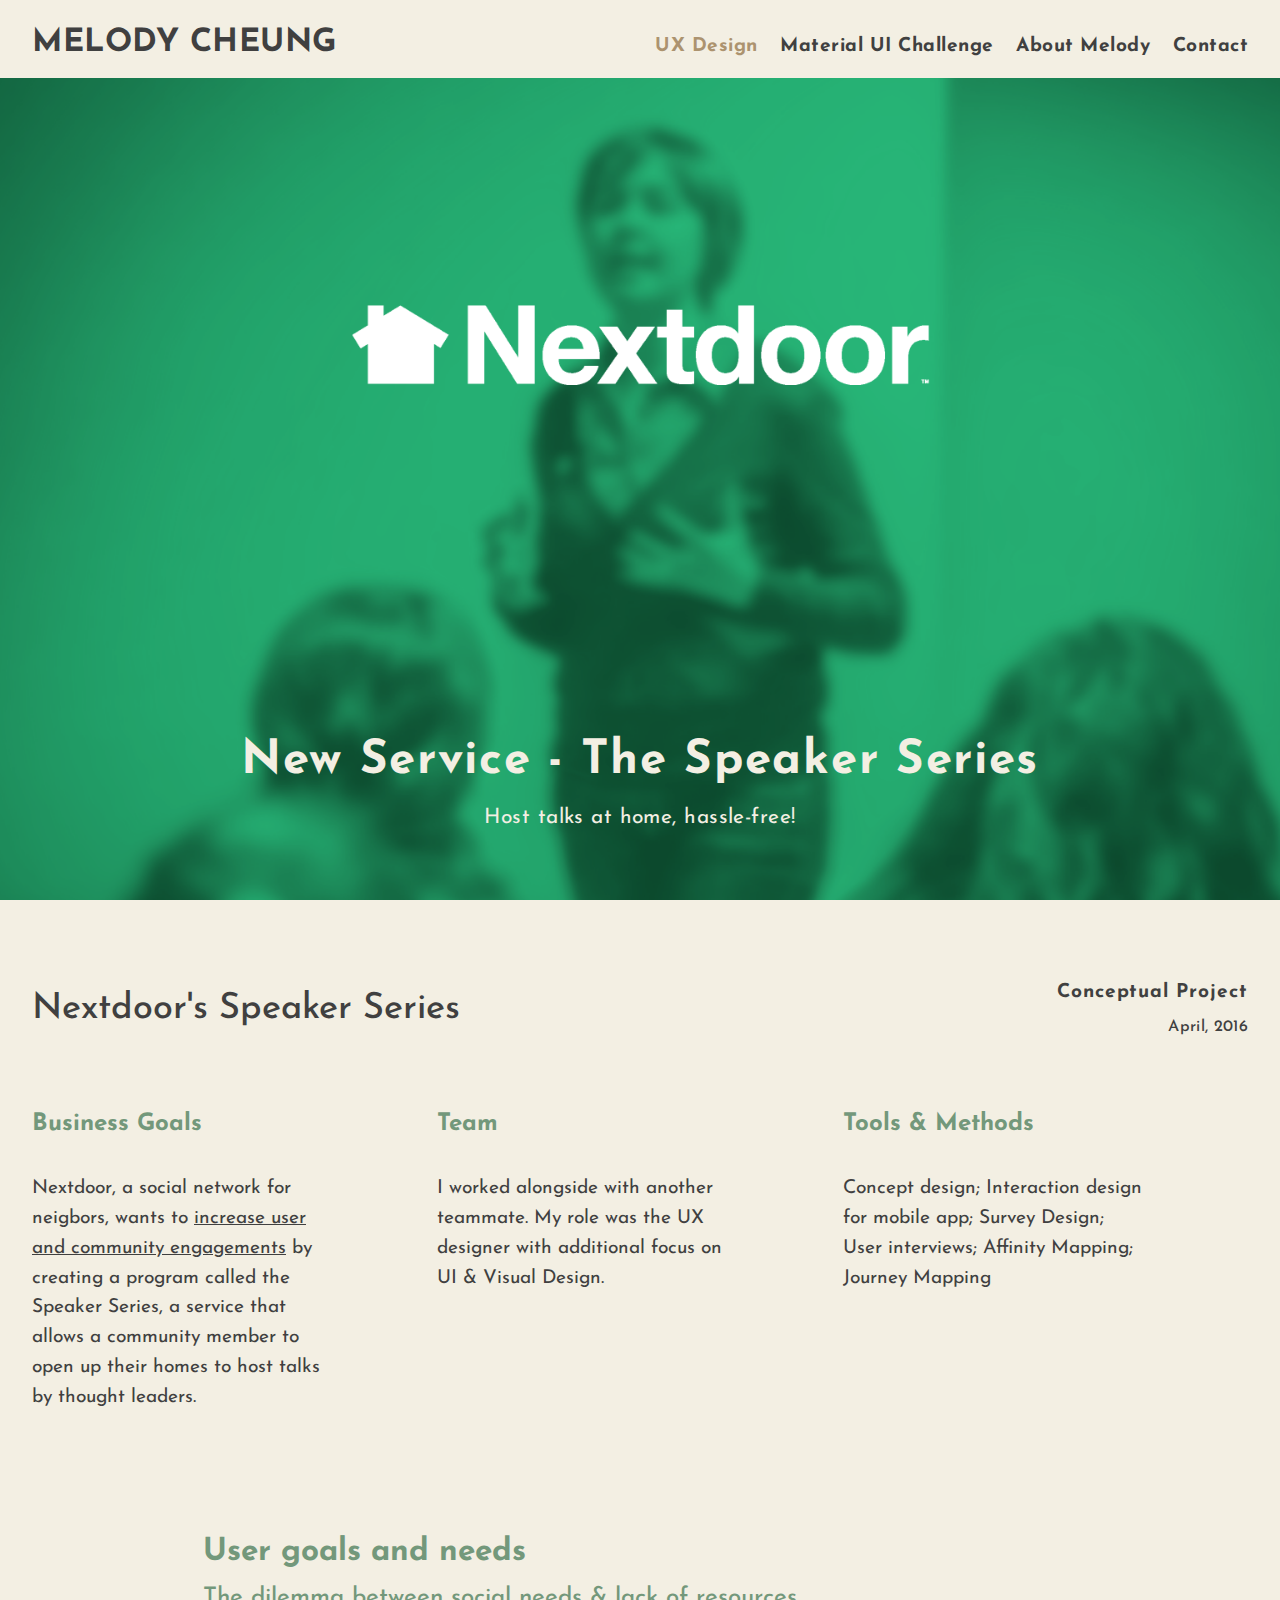
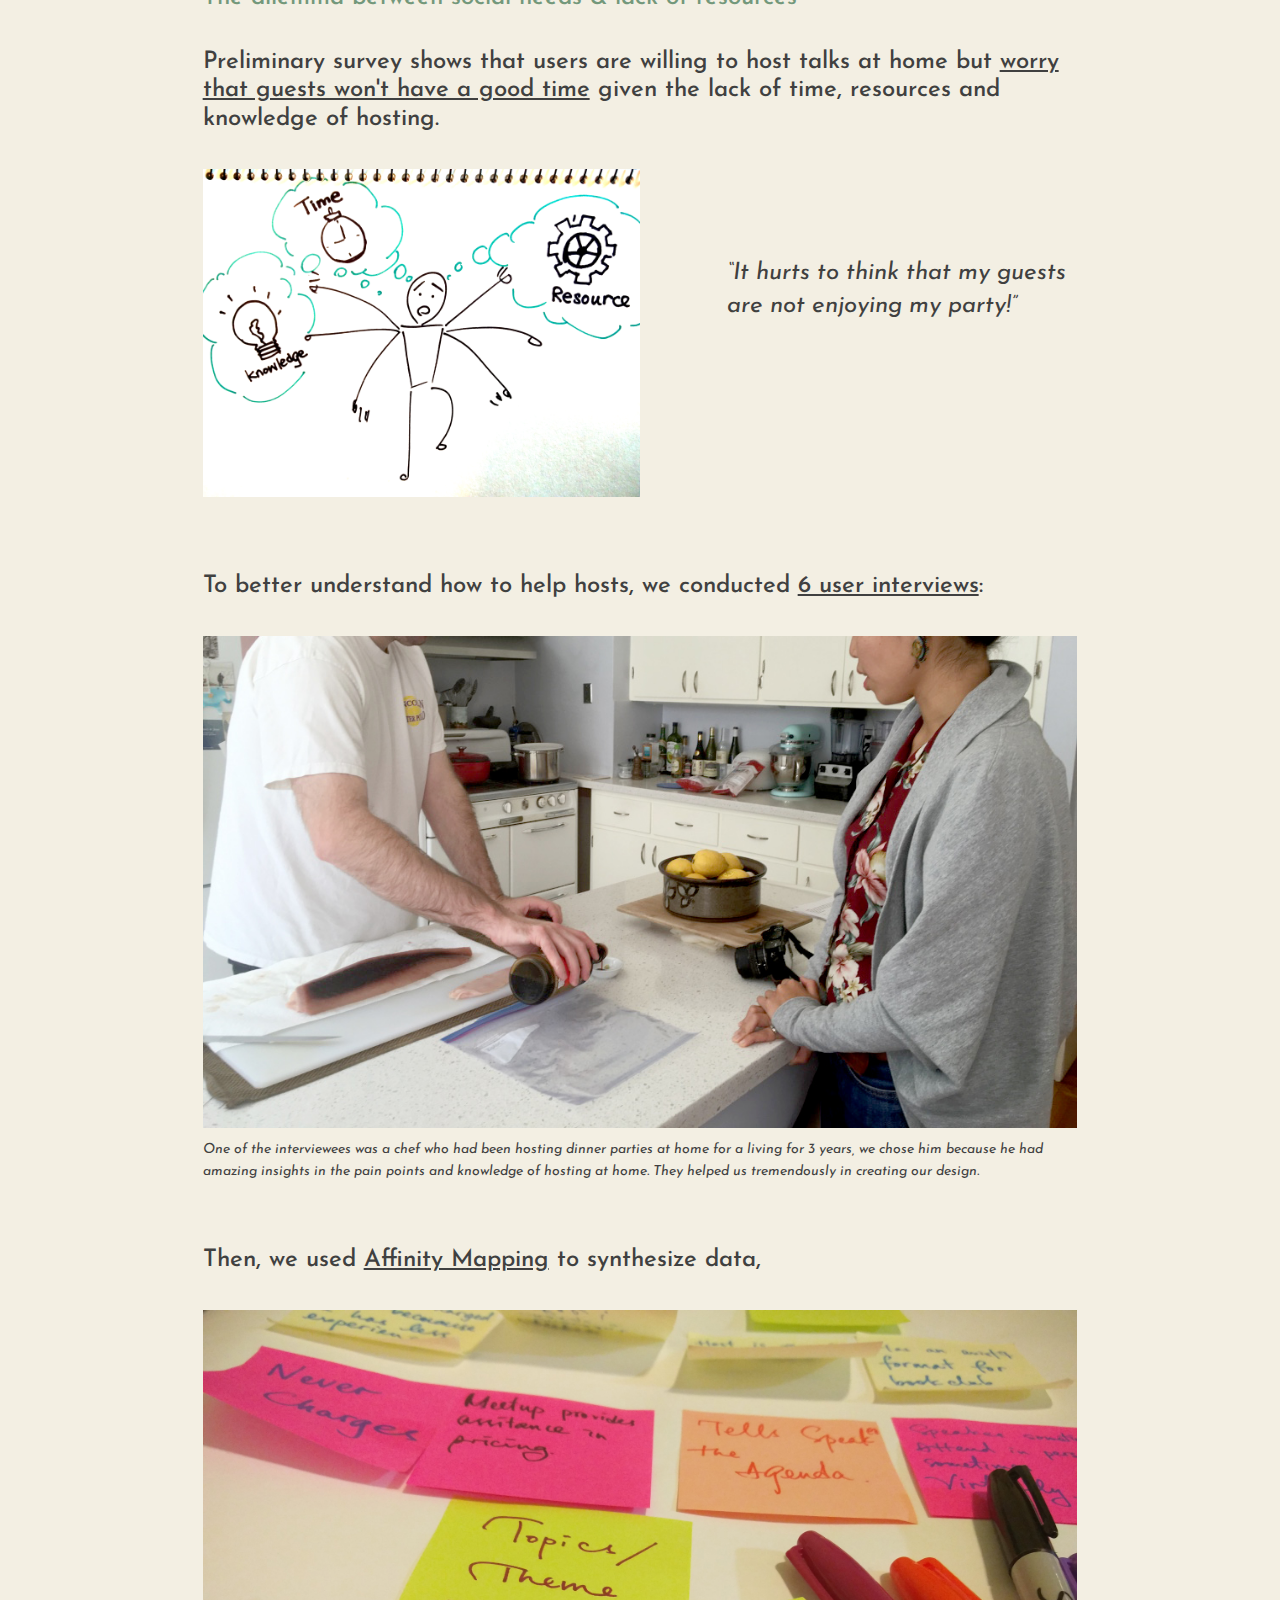
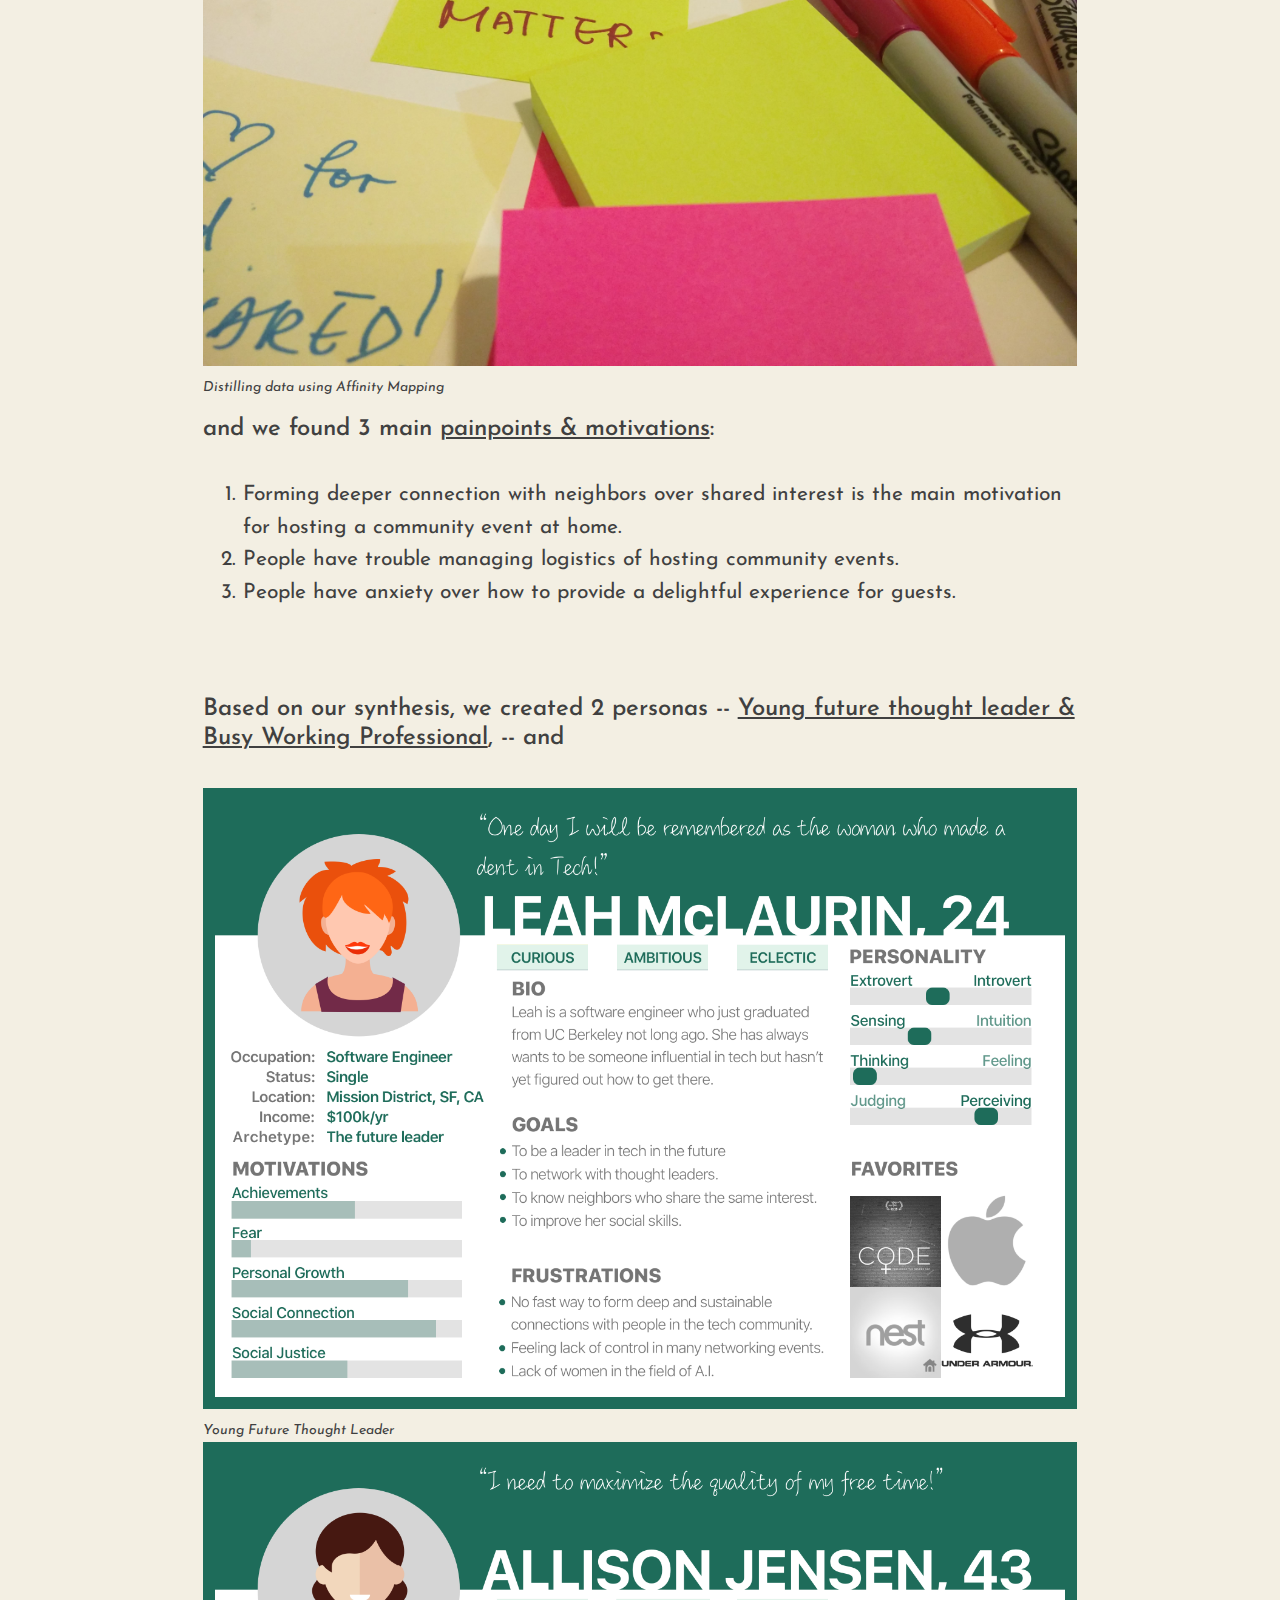
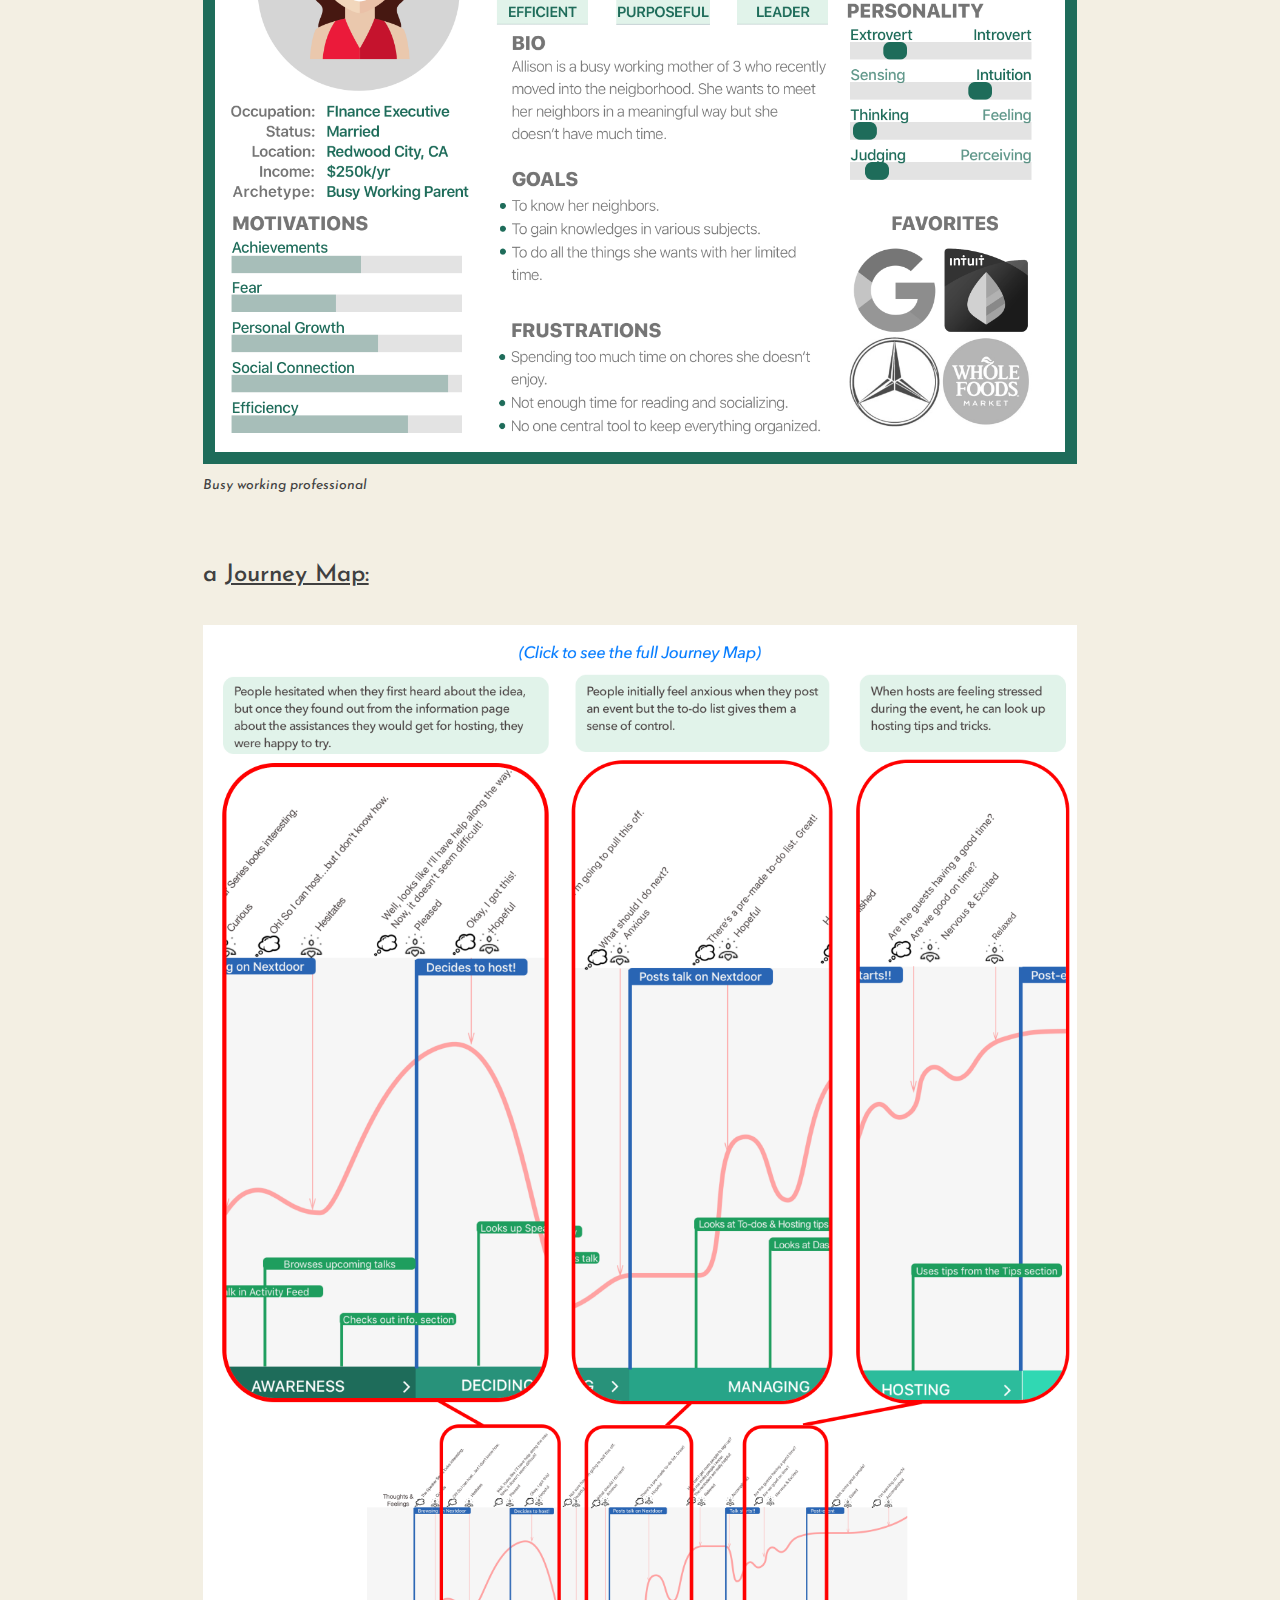
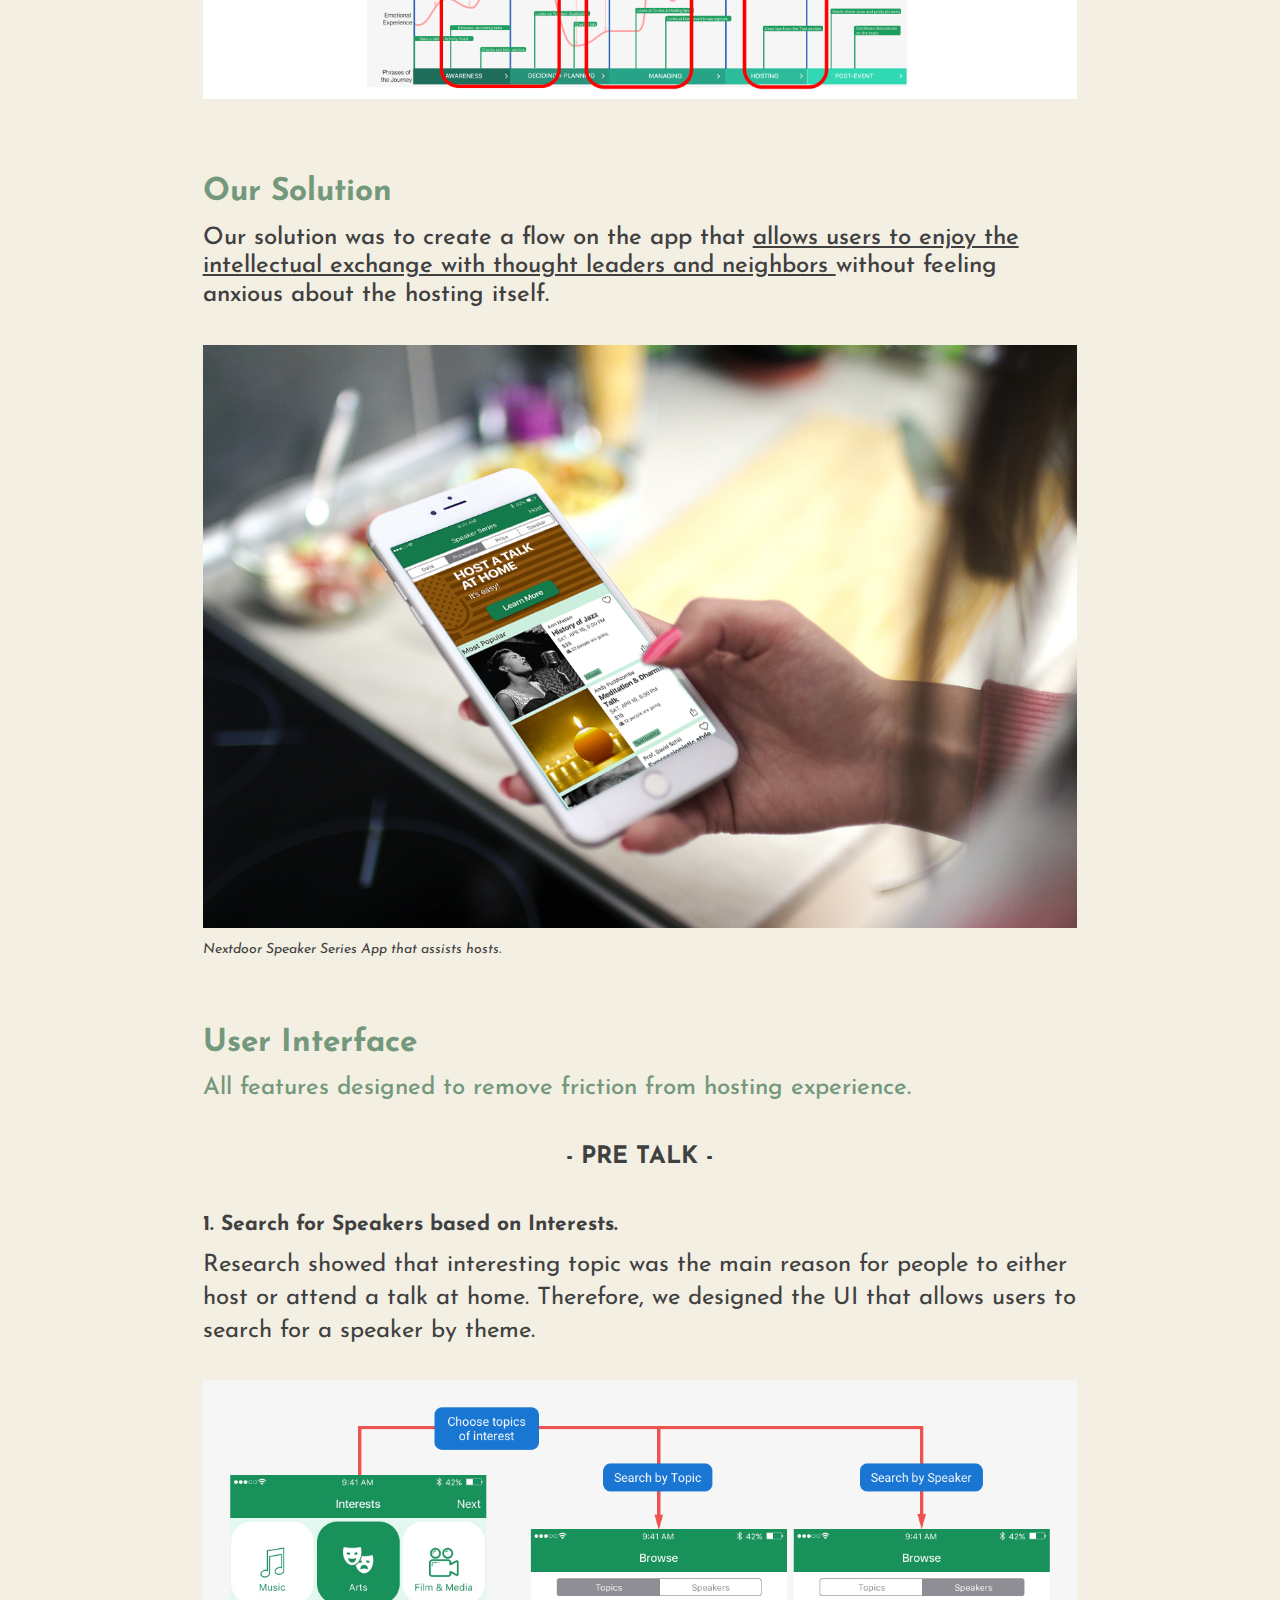
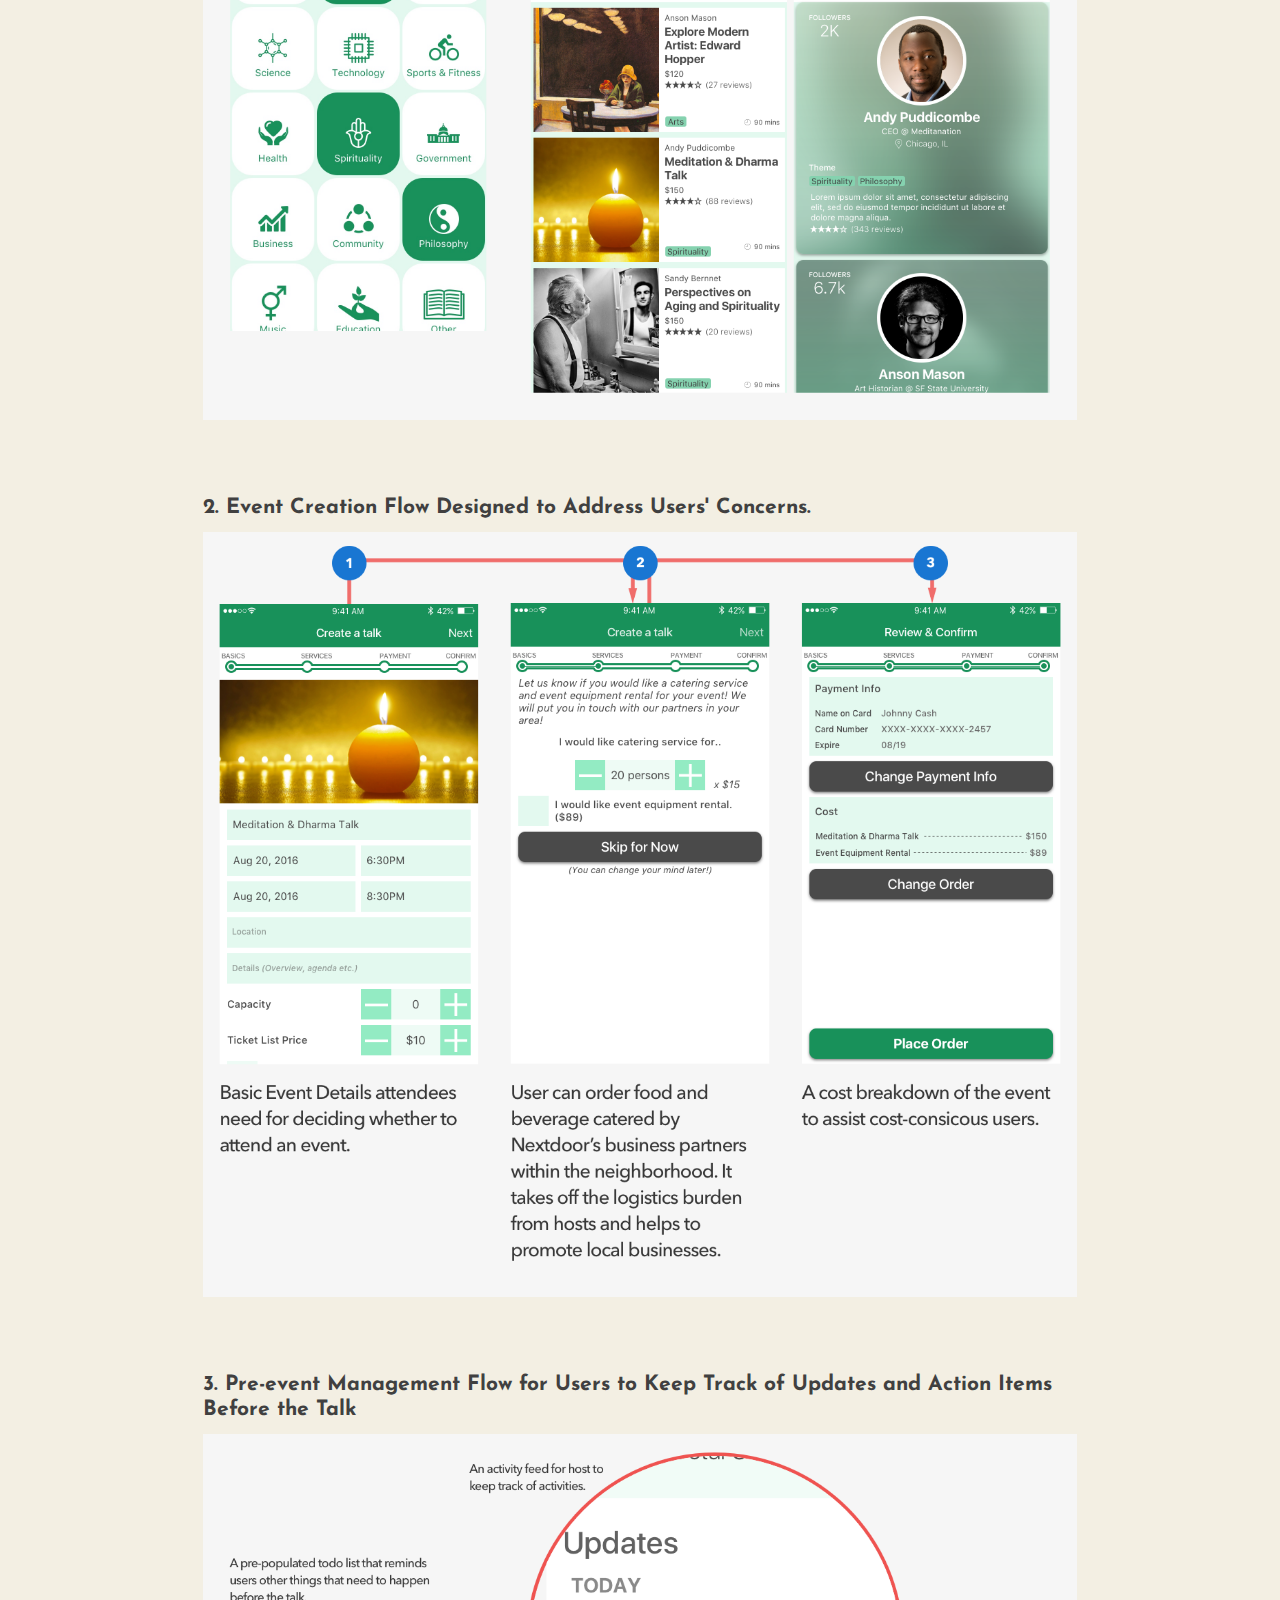
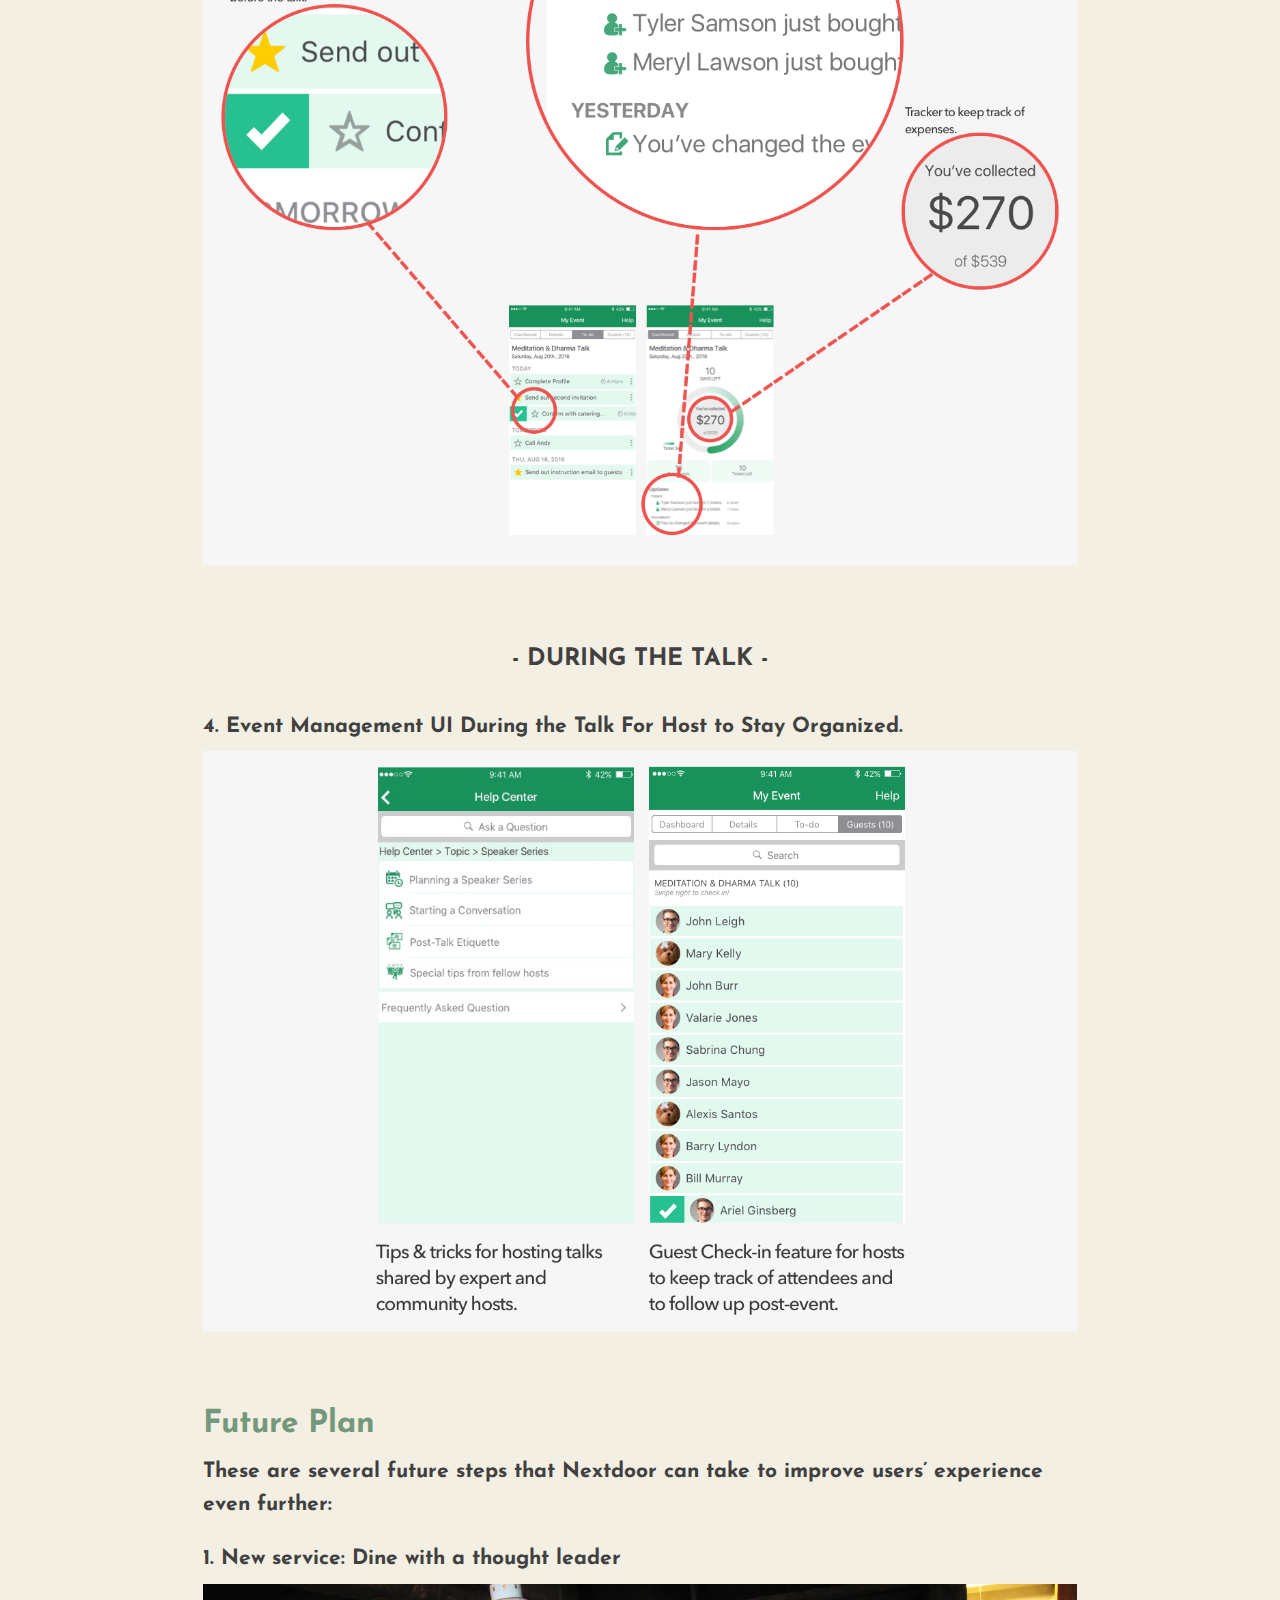
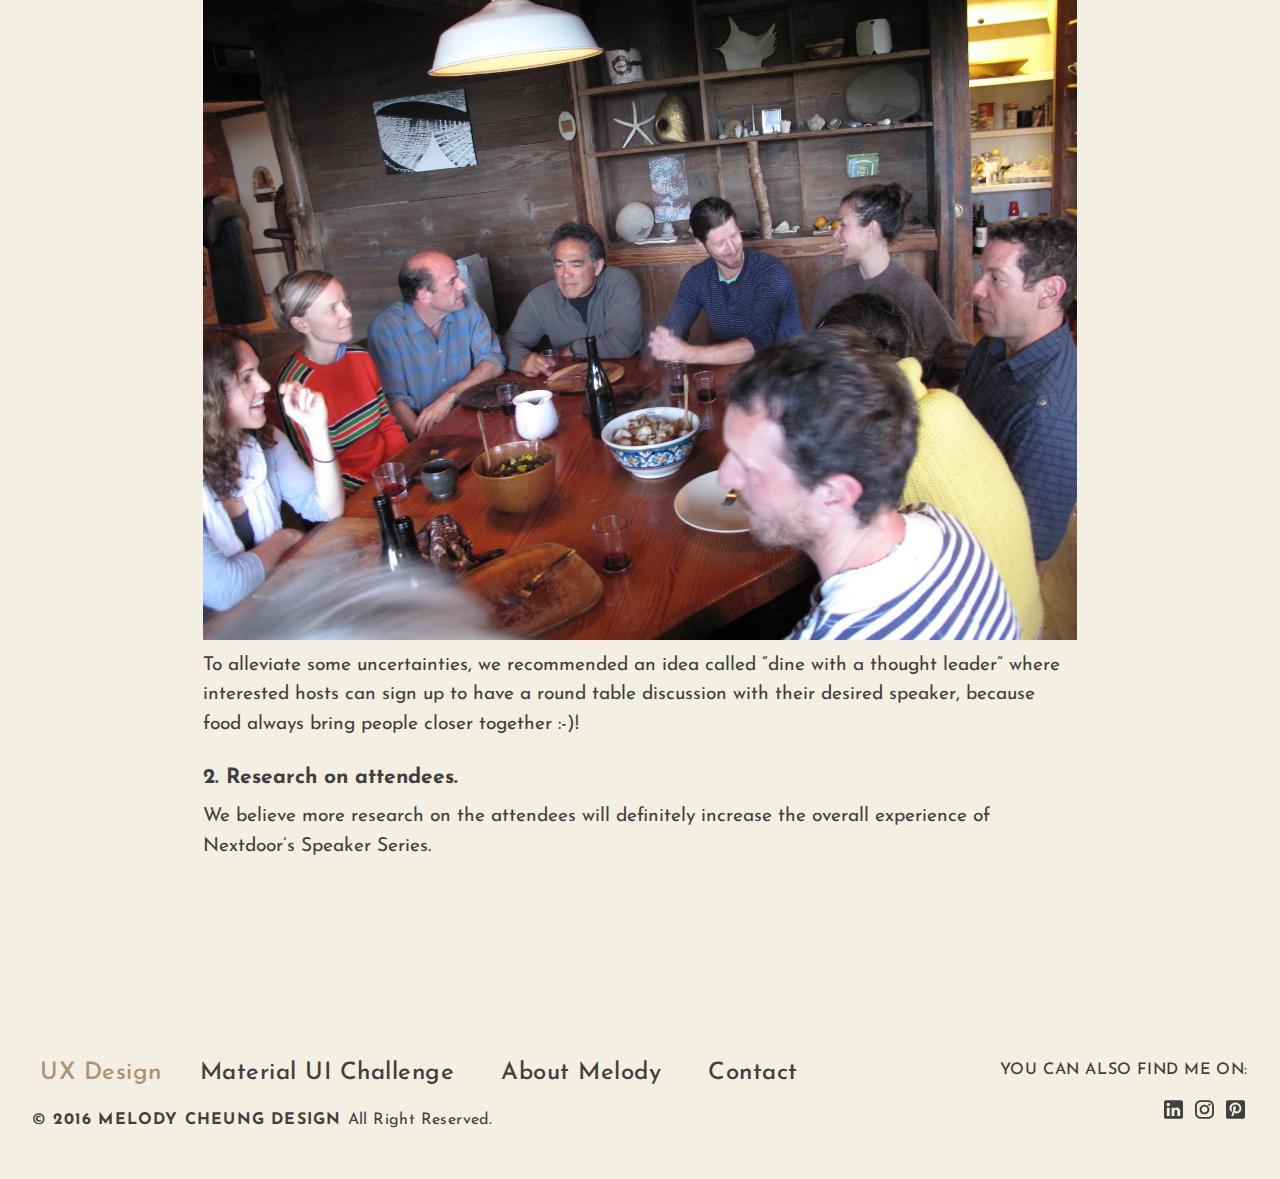
<file: nextdoor.html>
<!DOCTYPE html>
<html>
  <head>
    <meta name="viewport" content="width=device-width, initial-scale=1.0">
    <meta charset="UTF-8">
    <title>Melody :: UX/UI Designer</title>
    <script type="text/javascript" src="http://code.jquery.com/jquery-1.7.1.min.js"></script>
     <link rel="icon" href="assets/img/favicon.ico">
    <link rel="stylesheet" href="assets/css/aurora-pack.css">
    <link rel="stylesheet" href="assets/css/aurora-theme-base.css">
    <link rel="stylesheet" href="assets/css/urku.css">
    <link href="https://fonts.googleapis.com/css?family=Josefin+Sans|Rubik" rel="stylesheet">
  </head>
  <body class="top-fixed">
     <header class="ae-container-fluid ae-container-fluid--full rk-header ">


      <nav class="mobile">
              <button>Toggle</button>
              <div class=" rk-topbar ae-container-fluid--full item-lg--auto mc-mobile-menu rk-header" >
                    <a href="index.html"  style="color: #ac936f;">UX Design</a>
                    <a href="MaterialDesign_Challenge.html">Material UI Challenge</a>
                    <a href="aboutmelody.html">About Melody</a>
                    <a href="contactmelody.html">Contact</a>
              </div>
      </nav>



      <div class="ae-container-fluid rk-topbar">
        <h1 class="rk-logo"><a href="index.html">Melody Cheung<sup></sup></a></h1>
        <nav class="rk-navigation">
          <ul class="rk-menu ae-u-bold">
            <li class="active rk-menu__item "><a href="index.html" class="rk-menu__link">UX Design</a></li>
            <li class="rk-menu__item"><a href="MaterialDesign_Challenge.html" class="rk-menu__link">Material UI Challenge</a></li>
   <!--          <li class="rk-menu__item"><a  href="assets/MelodyCheung_Resume.pdf" target="_blank"  class="rk-menu__link">Resume</a></li> -->
            <!-- <li class="rk-menu__item"><a href="photography.html" class="rk-menu__link">Photography</a></li> -->
            <li class="rk-menu__item"><a href="aboutmelody.html" class="rk-menu__link">About Melody</a></li>
            <li class="rk-menu__item"><a href="contactmelody.html" class="rk-menu__link">Contact</a></li>
          </ul>
        </nav>
      </div>
    </header>
    <section class="ae-container-fluid ae-container-fluid--full">
      <header class="rk-portfolio-cover  Nextdoor_hero"> <!-- full_width_cover -->
        <div class="item-inside__meta lightcolor-text">
          <h1 class="ae-u-bolder rk-portfolio-title">New Service - The Speaker Series</h1>   <!-- s-title -->
          <p class="ae-theta rk-portfolio-category">Host talks at home, hassle-free!</p>   <!-- xs-title -->
        </div>
      </header>
      <div class="ae-container-fluid">
        <div class="ae-grid ae-grid--collapse rk-portfolio-info au-pb-4">
          <div class="ae-grid__item item-lg-8 item-sm--center au-xs-ta-center au-lg-ta-left">
            <h2 class="rk-portfolio-inner-title ">Nextdoor's Speaker Series</h2>
          </div>
          <div class="ae-grid__item item-lg-4 au-xs-ta-center au-lg-ta-right rk-portfolio-details">
            <p class="rk-portfolio-inner-client "><span class="ae-lambda"></span><span class="ae-u-bolder">Conceptual Project</span></p>
            <!-- <p class="au-underline rk-portfolio-inner-website "><a href="#0" class="ae-kappa">www.agencydesign.com</a></p> -->
            <p class="ae-kappa ae-u-bold rk-portfolio-inner-date ">April, 2016</p>
          </div>
        </div>
      </div>
      <div class="ae-container-fluid">
      <div class="ae-grid ae-grid--collapse">
          <div class="ae-grid__item item-lg-3">
            <h4 class="ae-u-bolder title">Business Goals</h4>
            <p>Nextdoor, a social network for neigbors, wants to <span class="au-underline">increase user and community engagements</span> by creating a program called the Speaker Series, a service that allows a community member to open up their homes to host talks by thought leaders.</p>
          </div>
          <div class="ae-grid__item item-lg-3  item-lg--offset-1">
            <h4 class="ae-u-bolder title">Team</h4>
            <p>I worked alongside with another teammate. My role was the UX designer with additional focus on UI & Visual Design.</p>
          </div>
          <div class="ae-grid__item item-lg-3 item-lg--offset-1">
            <h4 class="ae-u-bolder title">Tools & Methods</h4>
            <p>Concept design; Interaction design for mobile app; Survey Design; User interviews; Affinity Mapping; Journey Mapping</p>
          </div>
        </div>
        </div>

        <!-- //*The Problem -->
<div class="ae-container-fluid ae-container-fluid--inner rk-portfolio--inner au-pt-3">
            <div class="ae-grid__item item-lg-10  item-lg--offset-1 au-pt-4">
                  <h3 class="ae-u-boldest title">User goals and needs</h3>
                  <h4 class="title">The dilemma between social needs & lack of resources</h4>
                  <h4>Preliminary survey shows that users are willing to host talks at home but <span class="au-underline">worry that guests won't have a good time</span> given the lack of time, resources and knowledge of hosting.</h4>
             </div>



             <div class="ae-grid ae-grid--collapse">
             <div class="ae-grid__item item-lg-5 item-lg--offset-1"><img src="assets/img/comic_worry.jpg" alt="worries"></div>
            <div class="ae-grid__item item-lg-4 item-lg--offset-1  au-lg-ptp-1">
                  <p class="ae-eta au-italic">“It hurts to think that my guests are not enjoying my party!”</p>
            </div>
             </div>



             <div class="ae-grid__item item-lg-10  item-lg--offset-1 au-pt-4">
                  <h4>To better understand how to help hosts, we conducted <span class="au-underline"> 6 user interviews</span>:</h4>
                  <img src="assets/img/nextdoor_interviewing_user.jpg" alt="Interviewing Don"><figcaption>One of the interviewees was a chef who had been hosting dinner parties at home for a living for 3 years, we chose him because he had amazing insights in the pain points and knowledge of hosting at home. They helped us tremendously in creating our design.</figcaption>
             </div>



<!-- Affinity Mappin -->

            <div class="ae-grid__item item-lg-10  item-lg--offset-1 au-pt-4">
                <h4>Then, we used <span class="au-underline">Affinity Mapping</span> to synthesize data,</h4>
                <img src="assets/img/affinity_mapping.jpg" alt="Nextdoor Affinity Mapping"><figcaption>Distilling data using Affinity Mapping</figcaption>
                  <h4 class="au-pt-2"> and we found 3 main <span class="au-underline"> painpoints & motivations</span>: </h4>
                  <ol class="ae-theta">
                    <li>Forming deeper connection with neighbors over shared interest is the main motivation for hosting a community event at home.</li>
                    <li>People have trouble managing logistics of hosting community events.</li>
                    <li>People have anxiety over how to provide a delightful experience for guests.</li>
                </ol>

            </div>

            <!-- Key Insights-->

            <div class="ae-grid__item item-lg-10  item-lg--offset-1 au-pt-4">
                  <h4>Based on our synthesis, we created 2 personas -- <span class="au-underline">Young future thought leader & Busy Working Professional</span>, -- and</h4>
                  <img src="assets/img/nextdoor_persona1.png" alt="Personas1"><figcaption>Young Future Thought Leader</figcaption>
                  <img src="assets/img/nextdoor_persona2.png" alt="Personas2"><figcaption>Busy working professional</figcaption>
            </div>



        <!-- Journey Map-->
          <div class="ae-grid__item item-lg-10  item-lg--offset-1 au-pt-4">
             <h4>a <span class="au-underline">Journey Map:</span></h4>
            <a href="nextdoor_image_journeymap.html" target="_blank" class="pointer">
                <img  class="pointer" src="assets/img/nextdoor_illustrated_journeymap.png" alt="Personas">
            </a>
        </div>
            <!-- <div class="ae-grid__item item-lg-10   item-lg--offset-1  au-pt-">
            <h3 class="ae-u-boldest title">The Problem</h3>
            <h4 class="title">“It hurts to think that my guests are not enjoying my party!”</h4>
            </div>

            <div class="ae-grid ae-grid--collapse">



            <div class="ae-grid__item item-lg-5 item-lg--offset-1"><img src="assets/img/comic_worry.jpg" alt="worries">
            </div>

            <div class="ae-grid__item item-lg-4 item-lg--offset-1  au-lg-ptp-1">
                  <p class="ae-eta">People who are interested in hosting events at their homes are dissuaded because they feel anxious that guests won’t have a good time given the lack of time, resources or knowledge of hosting.</p>
            </div>
             </div> -->



<!-- The Solution -->

            <div class="ae-grid__item item-lg-10  item-lg--offset-1 au-pt-4">
                  <h3 class="ae-u-boldest title">Our Solution</h3>
                  <h4>Our solution was to create a flow on the app that <span class="au-underline">allows users to enjoy the intellectual exchange with thought leaders and neighbors </span> without feeling anxious about the hosting itself.</h4>
                  <img src="assets/img/person_holding_nextdoor_app.png" alt="Nextdoor App"><figcaption>Nextdoor Speaker Series App that assists hosts.</figcaption>
          </div>






<!-- Deliverables -->
          <div class="ae-grid__item item-lg-10 item-lg--offset-1 au-pt-4">
            <h3 class="ae-u-boldest title">User Interface</h3>
            <h4 class="title">All features designed to remove friction from hosting experience.</h4>
            <h4 class="centertext ae-u-boldest">- PRE TALK -</h4>
            <h5 class="ae-u-bolder">1. Search for Speakers based on Interests.</h5>
            <p class="ae-eta">Research showed that interesting topic was the main reason for people to either host or attend a talk at home. Therefore, we designed the UI that allows users to search for a speaker by theme.</p>
            <img src="assets/img/nextdoor_speakerseries_choosetheme.png" alt="Nextdoor - choose theme">
          </div>


        <div class="ae-grid__item item-lg-10 item-lg--offset-1 au-pt-4">
          <h5 class="ae-u-bolder">2. Event Creation Flow Designed to Address Users' Concerns.</h5>
          <img src="assets/img/nextdoor_event_setup.png" alt="Event Setup Flow">
        </div>

      <div class="ae-grid__item item-lg-10 item-lg--offset-1 au-pt-4">
        <h5 class="ae-u-bolder">3. Pre-event Management Flow for Users to Keep Track of Updates and Action Items Before the Talk</h5>
        <img src="assets/img/nextdoor_managing_flow.png" alt="Event Managment">
      </div>


      <div class="ae-grid__item item-lg-10 item-lg--offset-1 au-pt-4">
        <h4 class="centertext ae-u-boldest">- DURING THE TALK -</h4>
        <h5 class="ae-u-bolder">4. Event Management UI During the Talk For Host to Stay Organized.</h5>
        <img src="assets/img/nextdoor_during_talk.png" alt="During the Talk">
      </div>


   <div class="ae-grid__item item-lg-10 item-lg--offset-1 au-pt-4">
          <h3 class="ae-u-boldest title">Future Plan</h3>
            <p class="ae-theta"><span class="ae-u-boldest">These are several future steps that Nextdoor can take to improve users’ experience even further:</span></p>
            <h5 class="ae-u-bolder">1. New service: Dine with a thought leader</h5>
            <img src="assets/img/future_plan.png" alt="initial hesitation">
            <p>To alleviate some uncertainties, we recommended an idea called “dine with a thought leader” where interested hosts can sign up to have a round table discussion with their desired speaker, because food always bring people closer together :-)!</p>
             <h5 class="ae-u-bolder">2. Research on attendees.</h5>
             <p>We believe more research on the attendees will definitely increase the overall experience of Nextdoor’s  Speaker Series.</p>
    </div>

</div>
        </div>


    </section>
    <footer class="ae-container-fluid rk-footer ">
      <div class="ae-grid ae-grid--collapse">
        <div class="ae-grid__item item-lg-8 au-xs-ta-center au-lg-ta-left">
          <ul class=" rk-footer-menu">
            <li class="active rk-menu__item"><a href="index.html" class="rk-menu__link">UX Design</a>
            <li class="rk-menu__item"><a href="MaterialDesign_Challenge.html" class="rk-menu__link">Material UI Challenge</a></li>
            <!-- <li class="rk-menu__item"><a href="assets/MelodyCheung_Resume.pdf" target="_blank" class="rk-menu__link">Resume</a></li> -->
            <!-- <li class="rk-menu__item"><a href="photography.html" class="rk-menu__link">Photography</a></li> -->
            <li class="rk-menu__item"><a href="aboutmelody.html" class="rk-menu__link">About Melody</a></li>
            <li class=" rk-menu__item"><a href="contactmelody.html" class="rk-menu__link">Contact</a></li>
          </ul>
          <p class="rk-footer__text rk-footer__copy "> <span class="ae-u-bold">© </span><span class="ae-u-bolder">2016 MELODY CHEUNG DESIGN </span>All Right Reserved.</p>
        </div>

        <div class="ae-grid__item item-lg-4 au-xs-ta-center au-lg-ta-right">
          <p class="rk-footer__text rk-footer__contact "> <span class="ae-u-bold">YOU CAN ALSO FIND ME ON: </span><!-- <span class="ae-u-bolder"> <a href="#0" class="rk-dark-color ">contact@urkuportfolio.com </a></span> --></p>
          <!-- <p class="rk-footer__text rk-footer__by"> -->
              <div ><a href="https://www.linkedin.com/in/melcheung" class=""><img class="smicon" src="assets/img/linkedin_icon.svg" alt="Linkedin"></a>
              <a href="https://www.instagram.com/allegretto_vivace" class=""><img class="smicon" src="assets/img/instagram_icon.svg" alt="Instagram"></a>
              <a href="https://www.pinterest.com/AllegrettoVi" class=""><img class="smicon" src="assets/img/pinterest_icon.svg" alt="Pinterest"></a>
              </div>
        </div>
      </div>
    </footer>

    <script> $('button').click(function() {
  $(this).toggleClass('expanded').siblings('div').slideToggle();
});</script>
  </body>
</html>
</file>
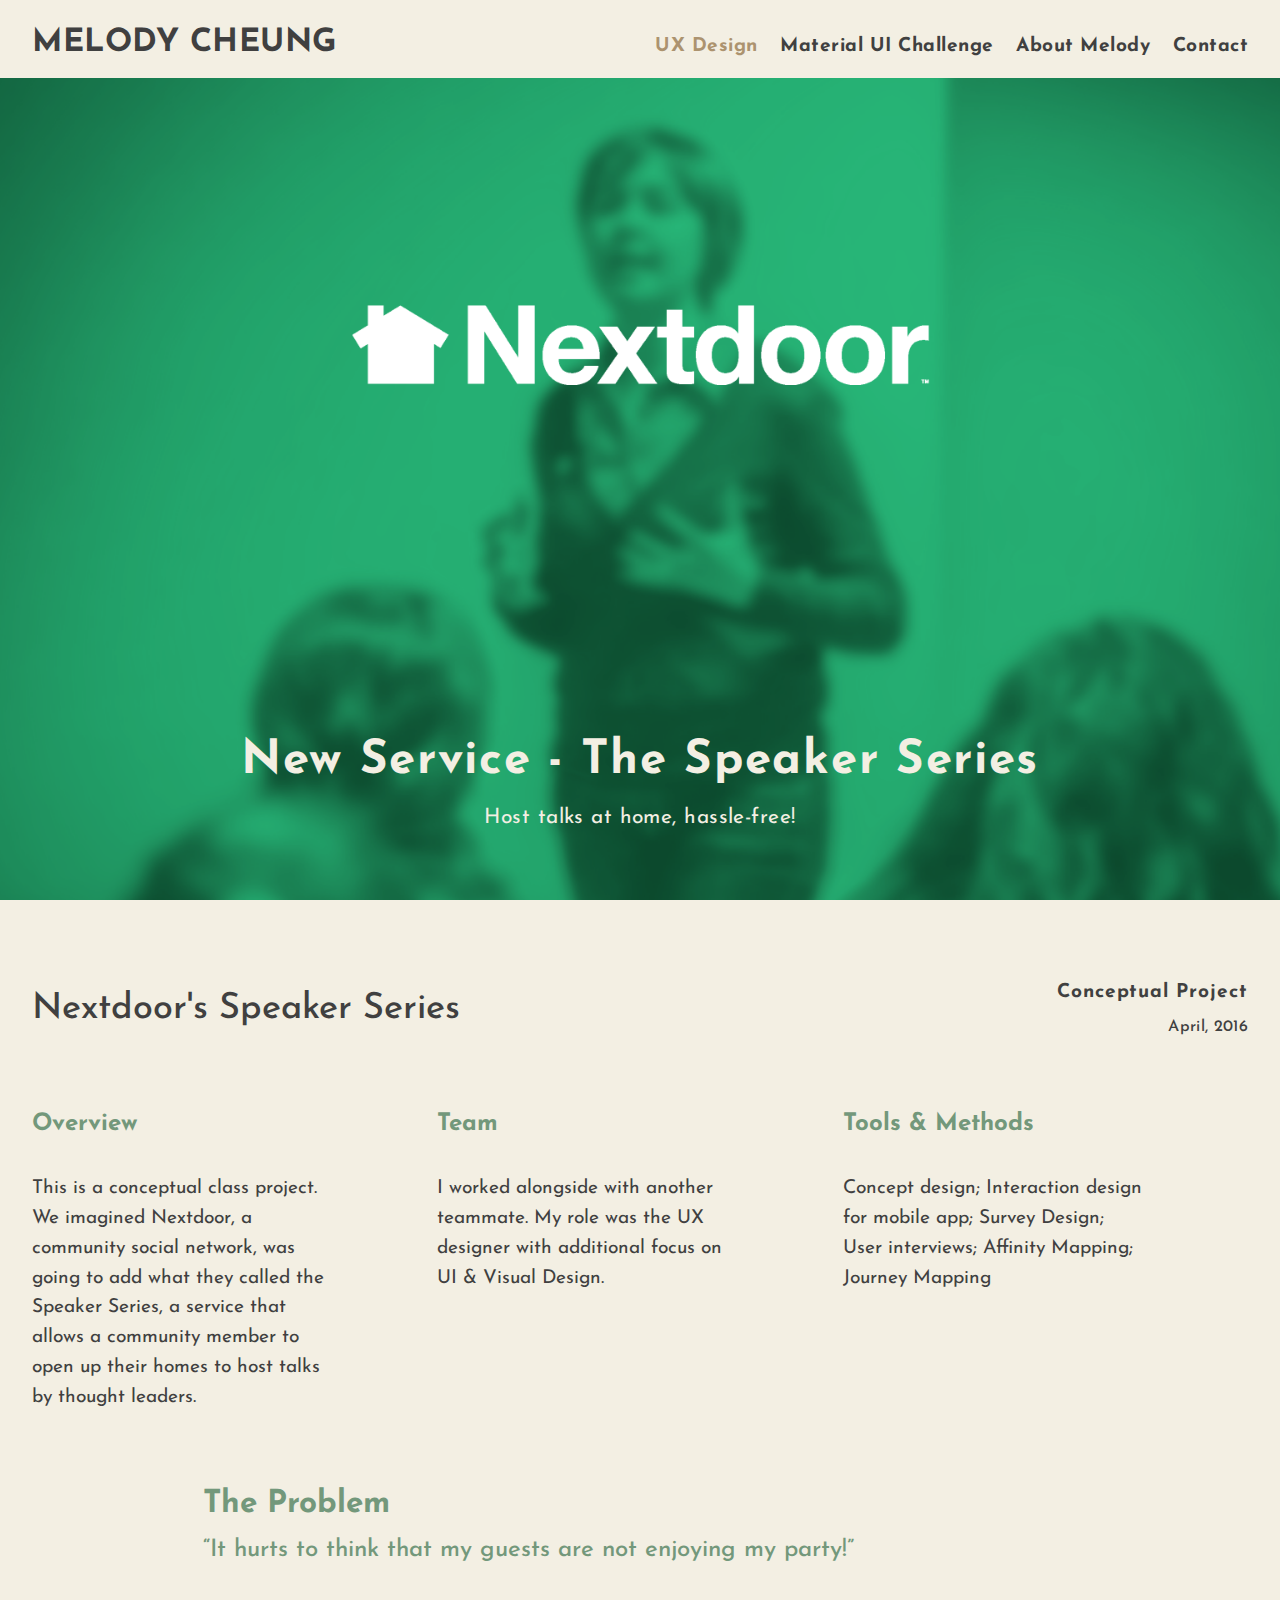
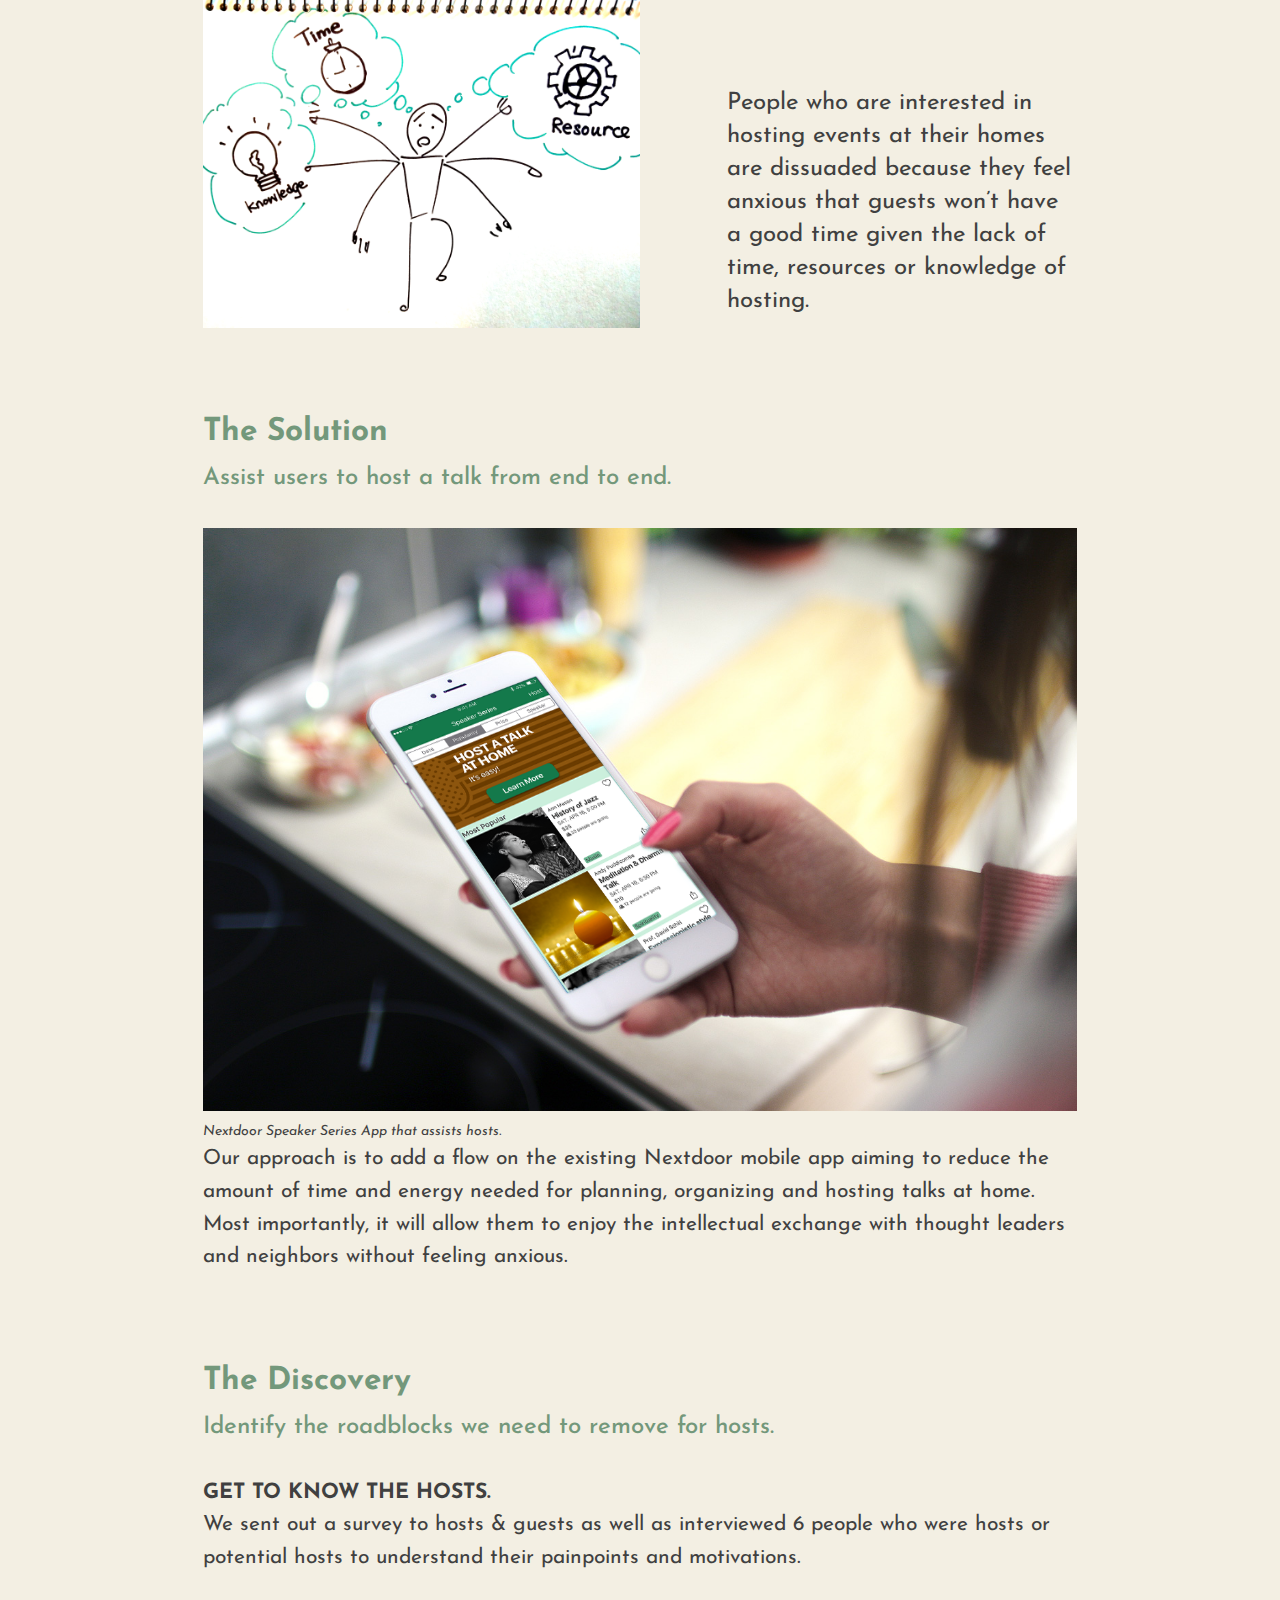
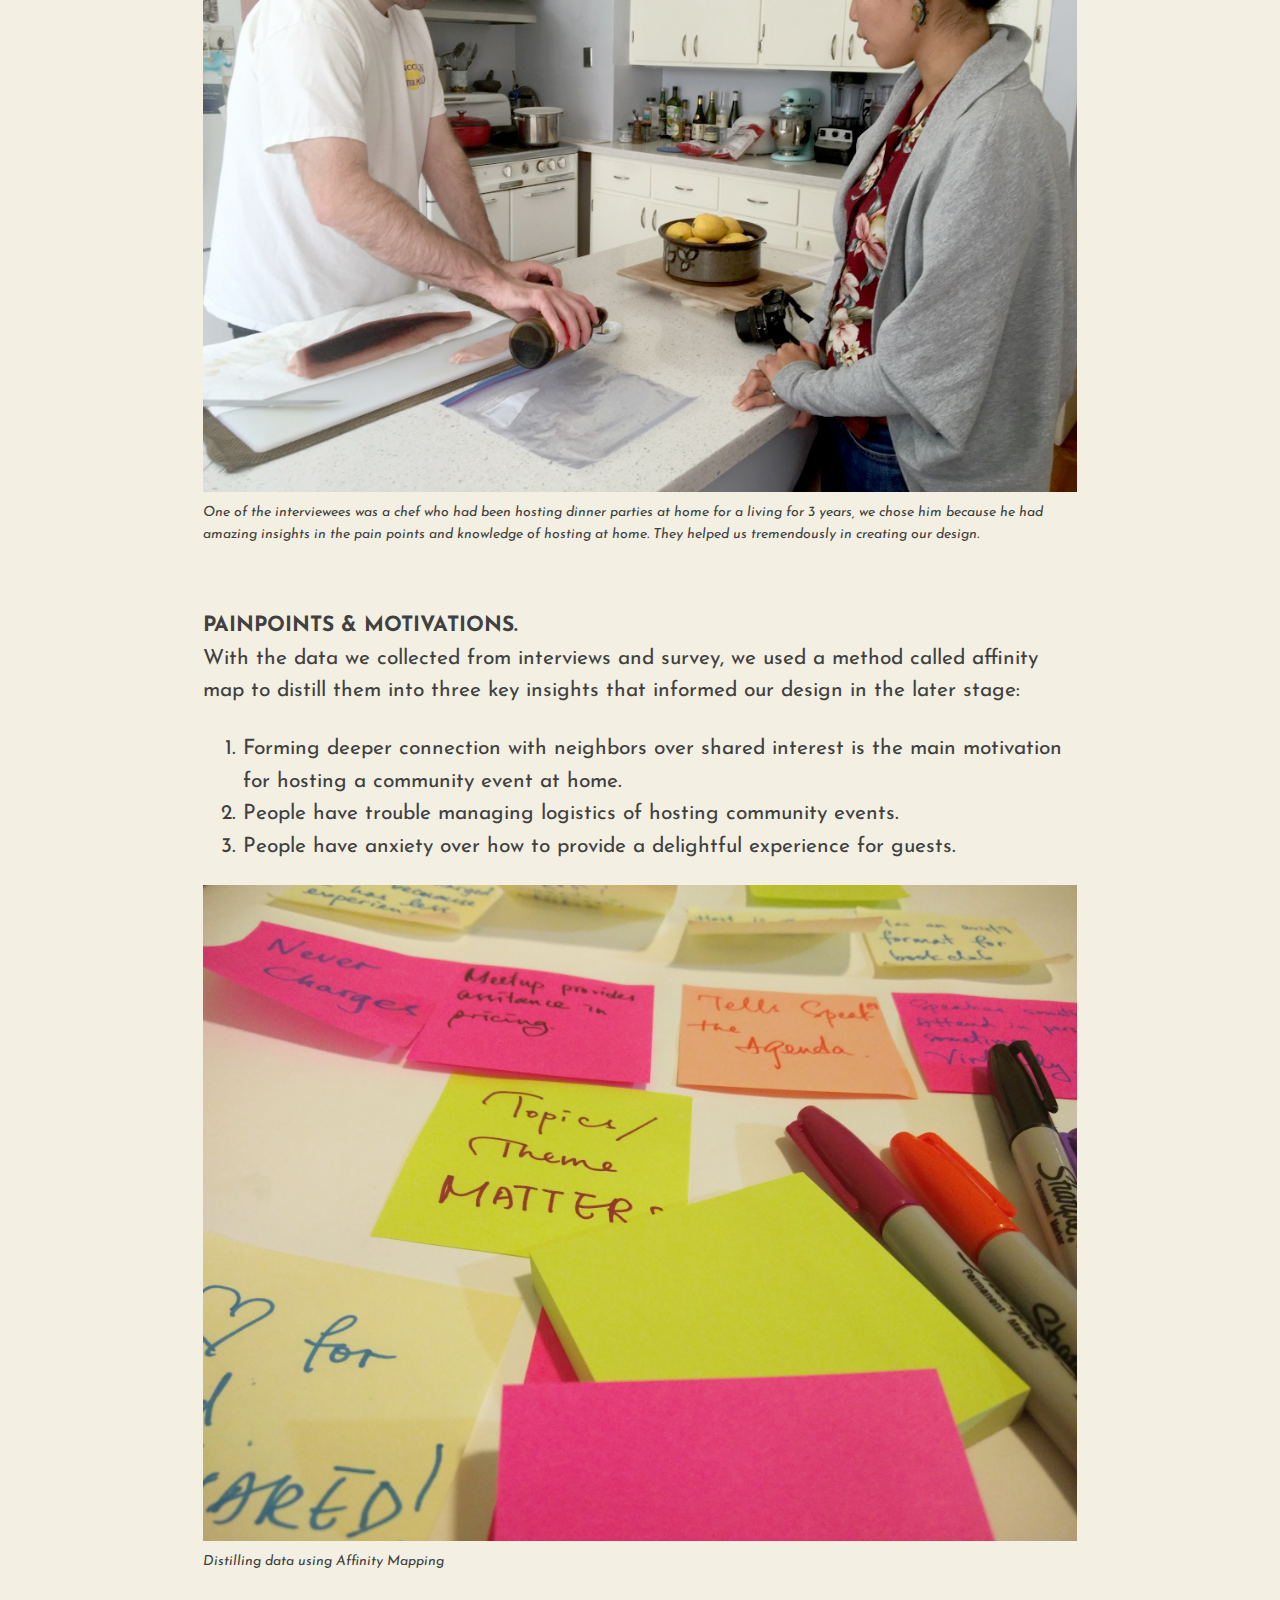
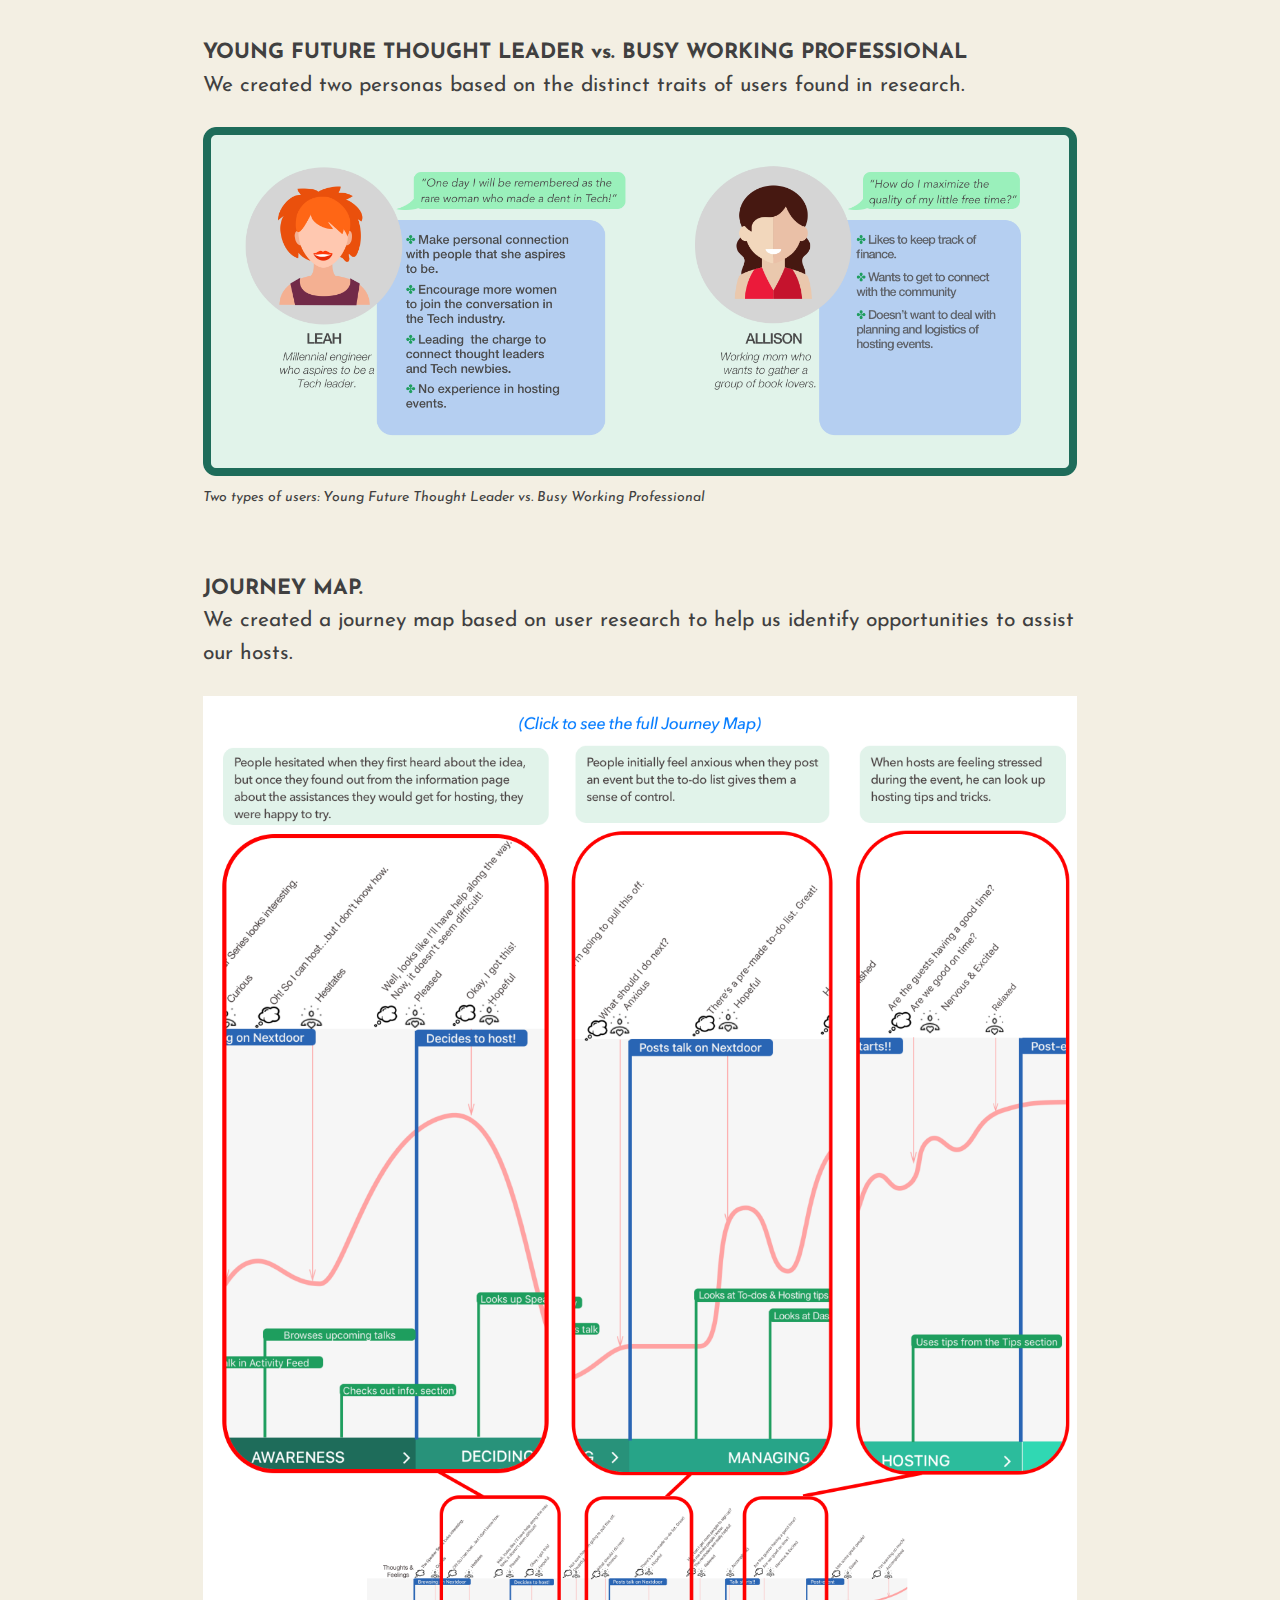
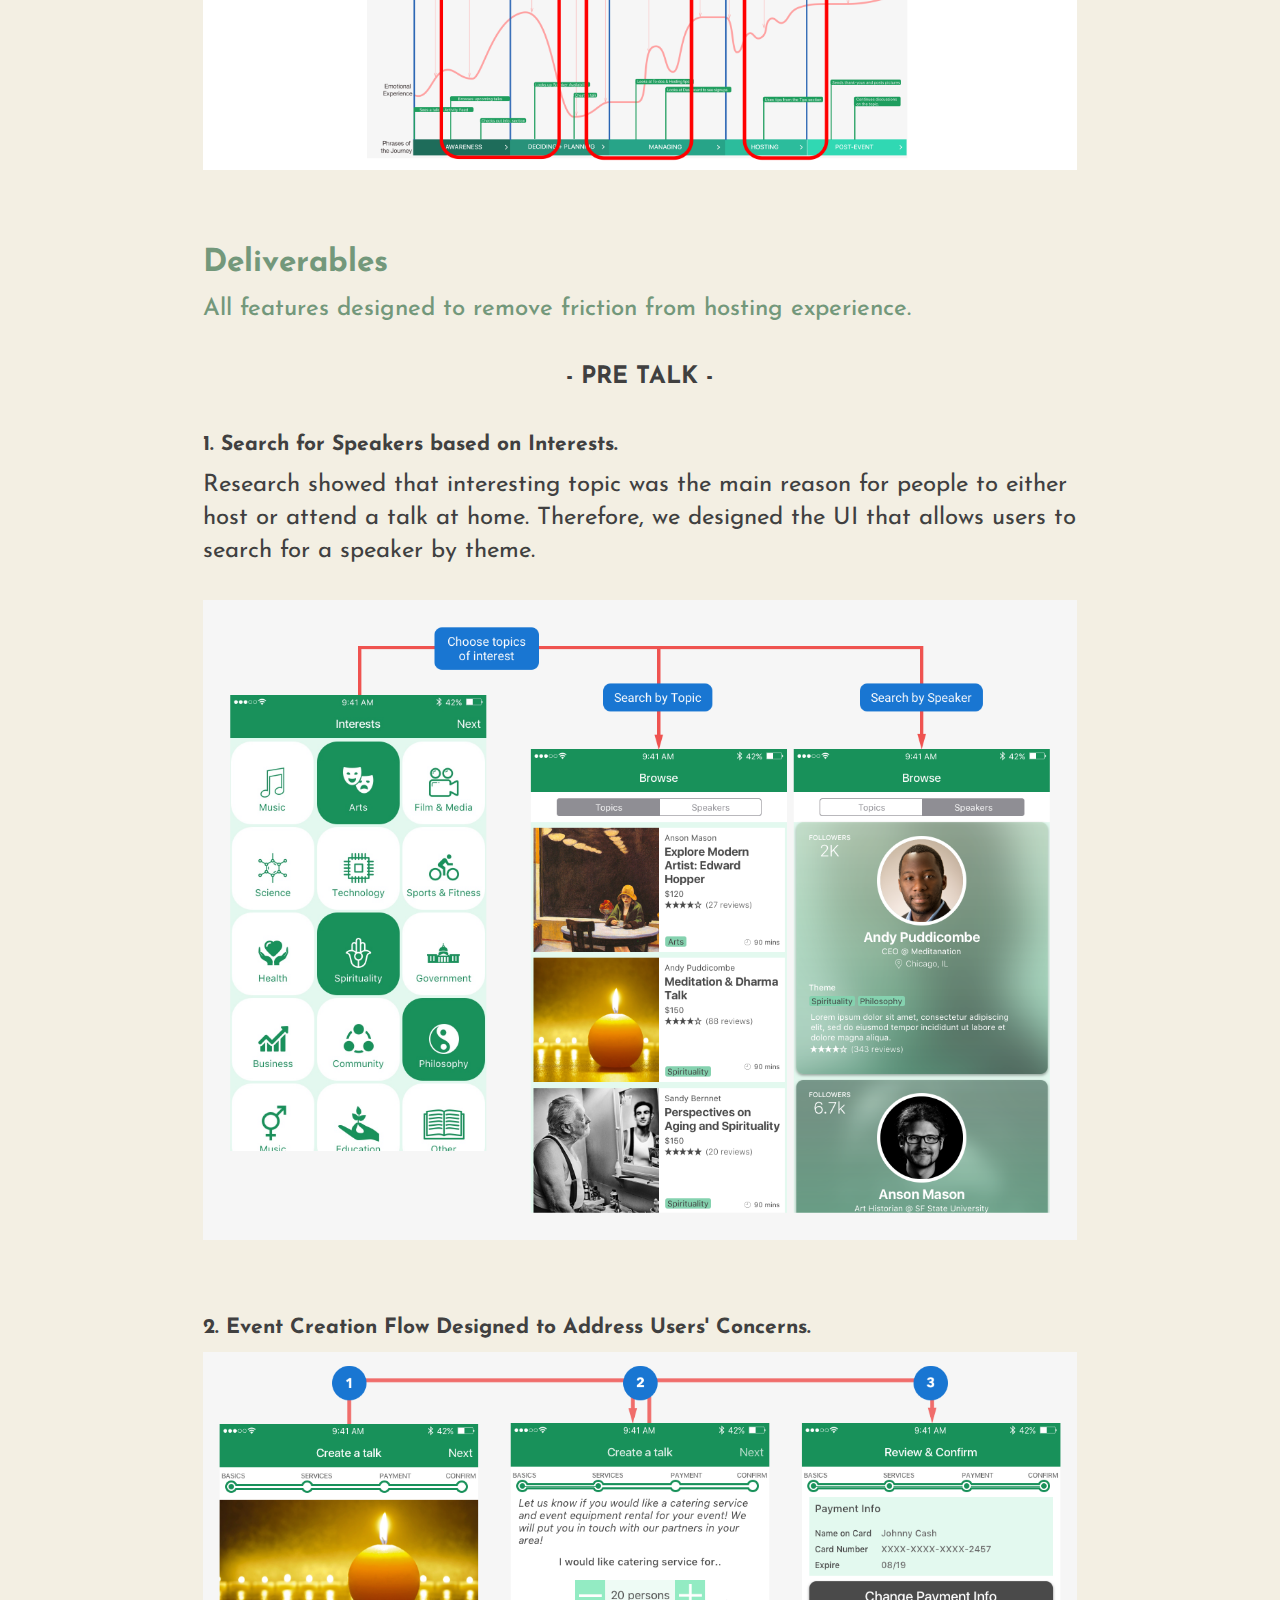
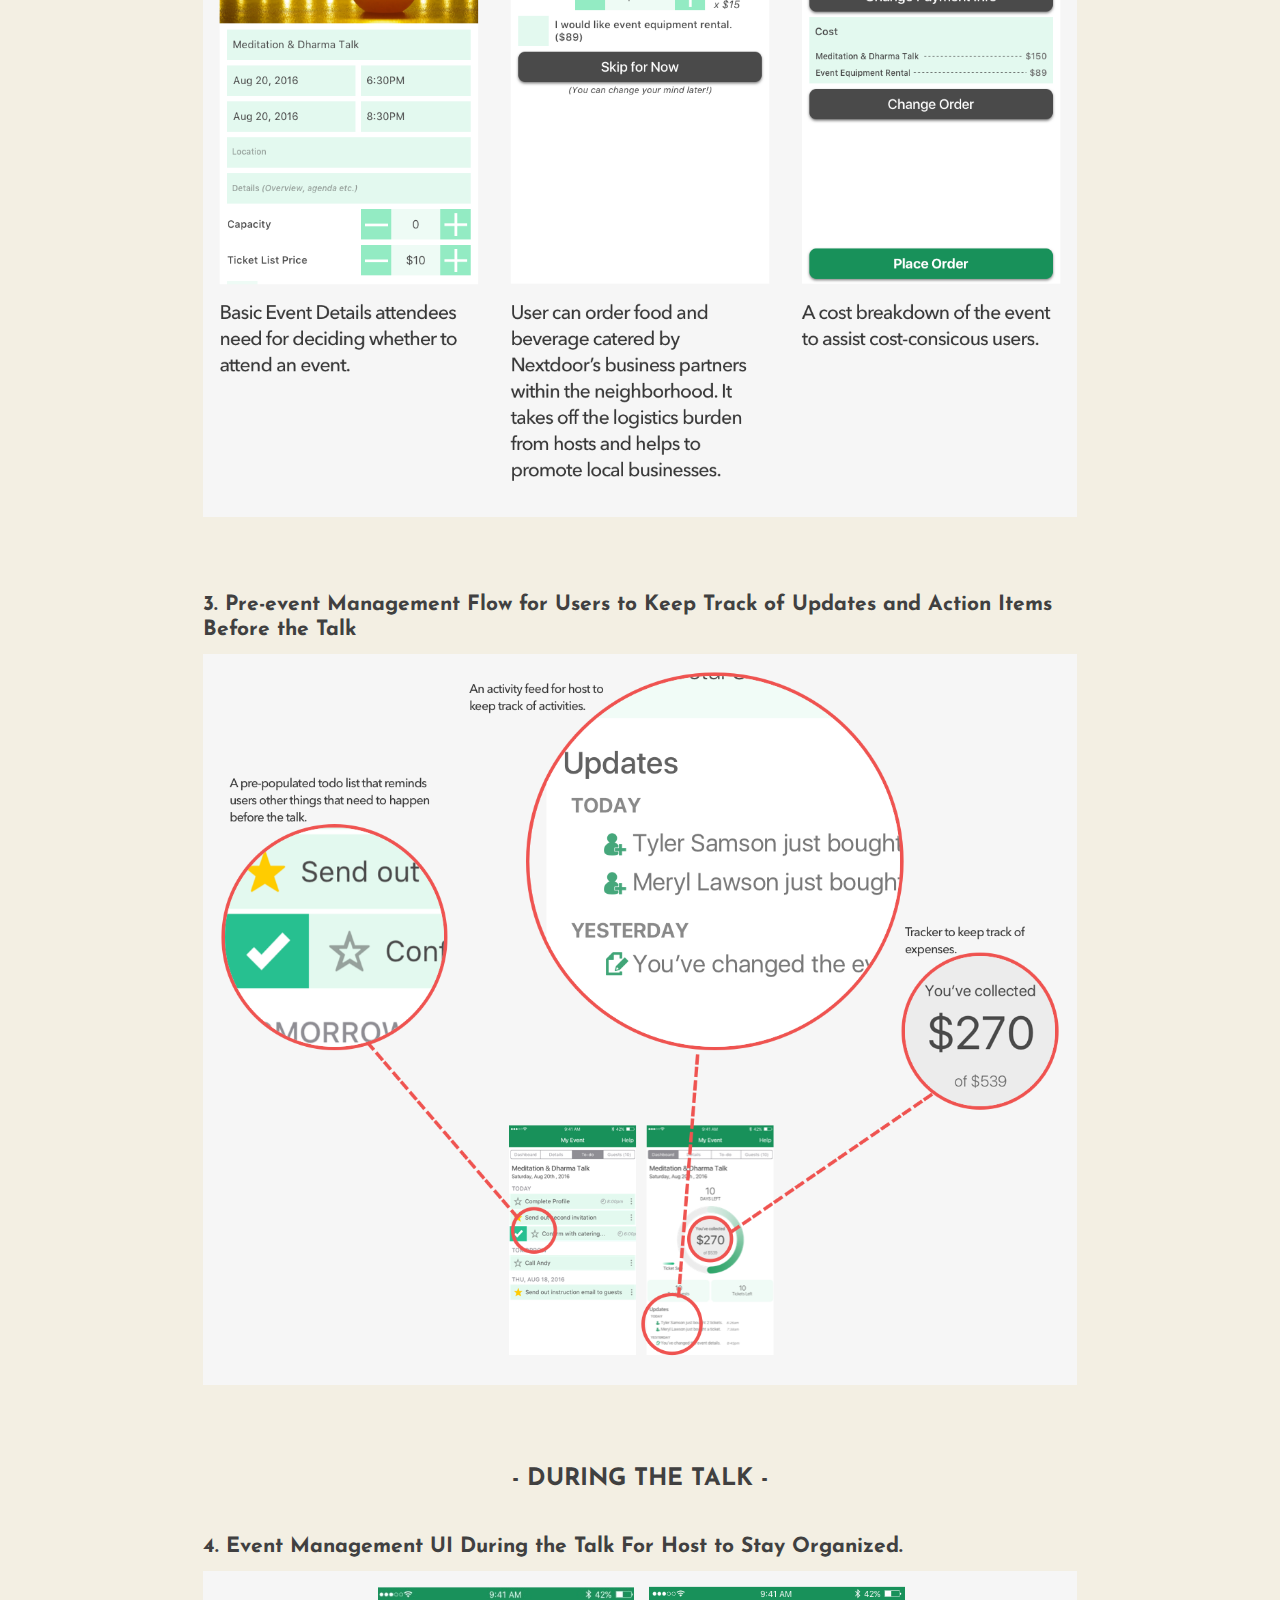
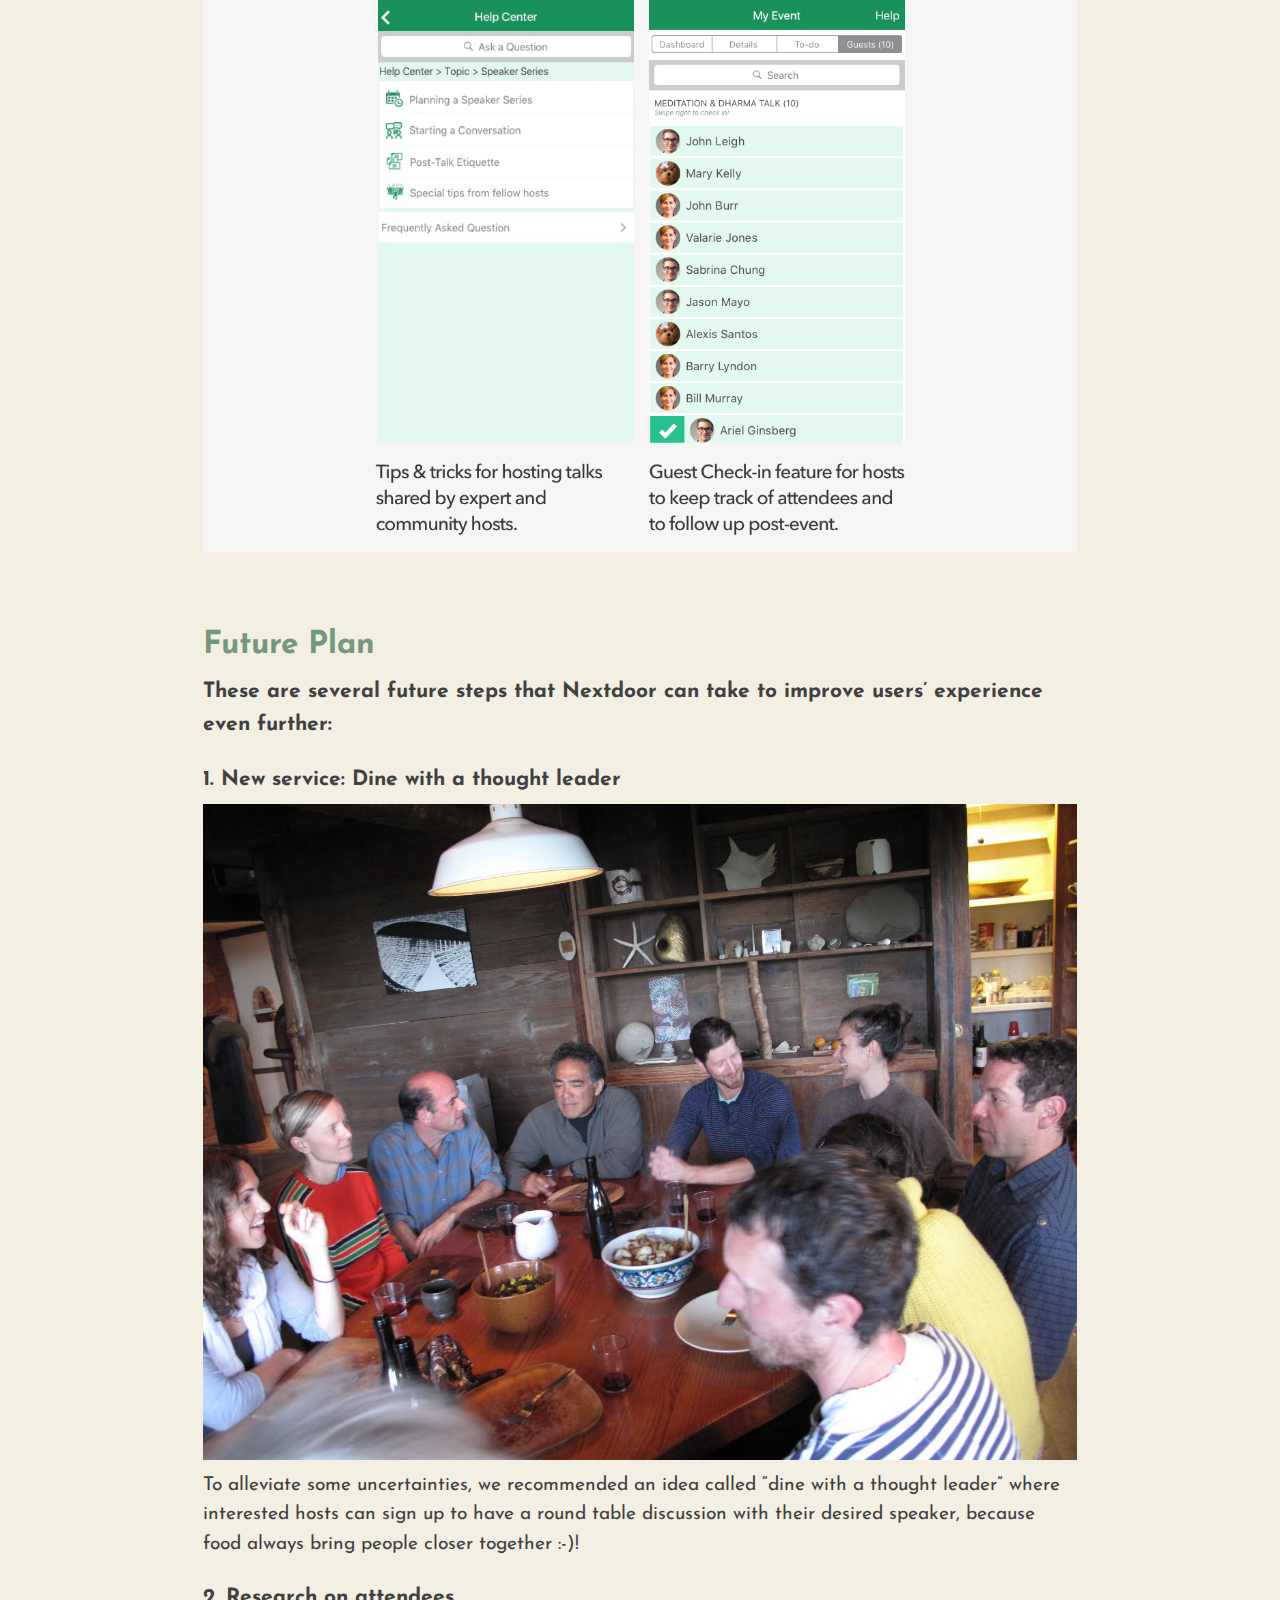
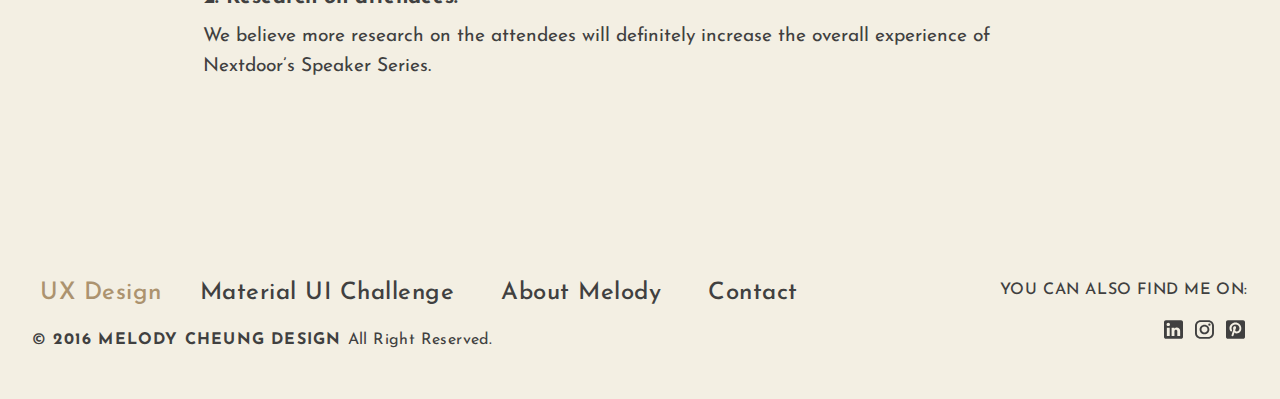
<file: nextdoor_backup.html>
<!DOCTYPE html>
<html>
  <head>
    <meta name="viewport" content="width=device-width, initial-scale=1.0">
    <meta charset="UTF-8">
    <title>Melody :: UX/UI Designer</title>
    <script type="text/javascript" src="http://code.jquery.com/jquery-1.7.1.min.js"></script>
     <link rel="icon" href="assets/img/favicon.ico">
    <link rel="stylesheet" href="assets/css/aurora-pack.css">
    <link rel="stylesheet" href="assets/css/aurora-theme-base.css">
    <link rel="stylesheet" href="assets/css/urku.css">
    <link href="https://fonts.googleapis.com/css?family=Josefin+Sans|Rubik" rel="stylesheet">
  </head>
  <body class="top-fixed">
     <header class="ae-container-fluid ae-container-fluid--full rk-header ">


      <nav class="mobile">
              <button>Toggle</button>
              <div class=" rk-topbar ae-container-fluid--full item-lg--auto mc-mobile-menu rk-header" >
                    <a href="index.html"  style="color: #ac936f;">UX Design</a>
                    <a href="MaterialDesign_Challenge.html">Material UI Challenge</a>
                    <a href="aboutmelody.html">About Melody</a>
                    <a href="contactmelody.html">Contact</a>
              </div>
      </nav>



      <div class="ae-container-fluid rk-topbar">
        <h1 class="rk-logo"><a href="index.html">Melody Cheung<sup></sup></a></h1>
        <nav class="rk-navigation">
          <ul class="rk-menu ae-u-bold">
            <li class="active rk-menu__item "><a href="index.html" class="rk-menu__link">UX Design</a></li>
            <li class="rk-menu__item"><a href="MaterialDesign_Challenge.html" class="rk-menu__link">Material UI Challenge</a></li>
   <!--          <li class="rk-menu__item"><a  href="assets/MelodyCheung_Resume.pdf" target="_blank"  class="rk-menu__link">Resume</a></li> -->
            <!-- <li class="rk-menu__item"><a href="photography.html" class="rk-menu__link">Photography</a></li> -->
            <li class="rk-menu__item"><a href="aboutmelody.html" class="rk-menu__link">About Melody</a></li>
            <li class="rk-menu__item"><a href="contactmelody.html" class="rk-menu__link">Contact</a></li>
          </ul>
        </nav>
      </div>
    </header>
    <section class="ae-container-fluid ae-container-fluid--full">
      <header class="rk-portfolio-cover  Nextdoor_hero"> <!-- full_width_cover -->
        <div class="item-inside__meta lightcolor-text">
          <h1 class="ae-u-bolder rk-portfolio-title">New Service - The Speaker Series</h1>   <!-- s-title -->
          <p class="ae-theta rk-portfolio-category">Host talks at home, hassle-free!</p>   <!-- xs-title -->
        </div>
      </header>
      <div class="ae-container-fluid">
        <div class="ae-grid ae-grid--collapse rk-portfolio-info au-pb-4">
          <div class="ae-grid__item item-lg-8 item-sm--center au-xs-ta-center au-lg-ta-left">
            <h2 class="rk-portfolio-inner-title ">Nextdoor's Speaker Series</h2>
          </div>
          <div class="ae-grid__item item-lg-4 au-xs-ta-center au-lg-ta-right rk-portfolio-details">
            <p class="rk-portfolio-inner-client "><span class="ae-lambda"></span><span class="ae-u-bolder">Conceptual Project</span></p>
            <!-- <p class="au-underline rk-portfolio-inner-website "><a href="#0" class="ae-kappa">www.agencydesign.com</a></p> -->
            <p class="ae-kappa ae-u-bold rk-portfolio-inner-date ">April, 2016</p>
          </div>
        </div>
      </div>
      <div class="ae-container-fluid">
      <div class="ae-grid ae-grid--collapse">
          <div class="ae-grid__item item-lg-3">
            <h4 class="ae-u-bolder title">Overview</h4>
            <p>This is a conceptual class project. We imagined Nextdoor, a community social network, was going to add what they called the Speaker Series, a service that allows a community member to open up their homes to host talks by thought leaders.</p>
          </div>
          <div class="ae-grid__item item-lg-3  item-lg--offset-1">
            <h4 class="ae-u-bolder title">Team</h4>
            <p>I worked alongside with another teammate. My role was the UX designer with additional focus on UI & Visual Design.</p>
          </div>
          <div class="ae-grid__item item-lg-3 item-lg--offset-1">
            <h4 class="ae-u-bolder title">Tools & Methods</h4>
            <p>Concept design; Interaction design for mobile app; Survey Design; User interviews; Affinity Mapping; Journey Mapping</p>
          </div>
        </div>
        </div>

        <!-- //*The Problem -->
<div class="ae-container-fluid ae-container-fluid--inner rk-portfolio--inner au-pt-3">

            <div class="ae-grid__item item-lg-10   item-lg--offset-1  au-pt-2">
            <h3 class="ae-u-boldest title">The Problem</h3>
            <h4 class="title">“It hurts to think that my guests are not enjoying my party!”</h4>
            </div>

            <div class="ae-grid ae-grid--collapse">



            <div class="ae-grid__item item-lg-5 item-lg--offset-1"><img src="assets/img/comic_worry.jpg" alt="worries">
            </div>

            <div class="ae-grid__item item-lg-4 item-lg--offset-1  au-lg-ptp-1">
                  <p class="ae-eta">People who are interested in hosting events at their homes are dissuaded because they feel anxious that guests won’t have a good time given the lack of time, resources or knowledge of hosting.</p>
            </div>
             </div>



<!-- The Solution -->

            <div class="ae-grid__item item-lg-10  item-lg--offset-1 au-pt-4">
                  <h3 class="ae-u-boldest title">The Solution</h3>
                  <h4 class="title">Assist users to host a talk from end to end.</h4>
                  <img src="assets/img/person_holding_nextdoor_app.png" alt="Nextdoor App"><figcaption>Nextdoor Speaker Series App that assists hosts.</figcaption>
                  <p class="ae-theta">Our approach is to add a flow on the existing Nextdoor mobile app aiming to reduce the amount of time and energy needed for planning, organizing and hosting talks at home. Most importantly, it will allow them to enjoy the intellectual exchange with thought leaders and neighbors without feeling anxious.</p>
          </div>



<!-- The Discovery -->
<!-- Interviewing Don -->
            <div class="ae-grid__item item-lg-10  item-lg--offset-1 au-pt-4">
                  <h3 class="ae-u-boldest title">The Discovery</h3>
                  <h4 class="title">Identify the roadblocks we need to remove for hosts.</h4>
                  <p class="ae-theta"><span class="ae-u-boldest">GET TO KNOW THE HOSTS.</span><br/>We sent out a survey to hosts & guests as well as interviewed 6 people who were hosts or potential hosts to understand their painpoints and motivations.</p>
                  <img src="assets/img/nextdoor_interviewing_user.jpg" alt="Interviewing Don"><figcaption>One of the interviewees was a chef who had been hosting dinner parties at home for a living for 3 years, we chose him because he had amazing insights in the pain points and knowledge of hosting at home. They helped us tremendously in creating our design.</figcaption>
             </div>


<!-- Affinity Mappin -->

            <div class="ae-grid__item item-lg-10  item-lg--offset-1 au-pt-4">
                  <p class="ae-theta"><span class="ae-u-boldest">PAINPOINTS & MOTIVATIONS.</span><br/>With the data we collected from interviews and survey, we used a method called affinity map to distill them into three key insights that informed our design in the later stage:</p>
                  <ol class="ae-theta">
                    <li>Forming deeper connection with neighbors over shared interest is the main motivation for hosting a community event at home.</li>
                    <li>People have trouble managing logistics of hosting community events.</li>
                    <li>People have anxiety over how to provide a delightful experience for guests.</li>
                </ol>
                <img src="assets/img/affinity_mapping.jpg" alt="Nextdoor Affinity Mapping"><figcaption>Distilling data using Affinity Mapping</figcaption>
            </div>


<!-- Key Insights-->

            <div class="ae-grid__item item-lg-10  item-lg--offset-1 au-pt-4">
                  <p class="ae-theta"><span class="ae-u-boldest">YOUNG FUTURE THOUGHT LEADER vs. BUSY WORKING PROFESSIONAL</span><br/>We created two personas based on the distinct traits of users found in research.</p>
                  <img src="assets/img/nextdoor_personas.png" alt="Personas"><figcaption>Two types of users: Young Future Thought Leader vs. Busy Working Professional</figcaption>
            </div>



        <!-- Journey Map-->
          <div class="ae-grid__item item-lg-10  item-lg--offset-1 au-pt-4">
            <p class="ae-theta"><span class="ae-u-boldest">JOURNEY MAP.</span><br/>We created a journey map based on user research to help us identify opportunities to assist our hosts.</p>
            <a href="nextdoor_image_journeymap.html" target="_blank" class="pointer">
                <img  class="pointer" src="assets/img/nextdoor_illustrated_journeymap.png" alt="Personas">
            </a>
        </div>

<!-- Deliverables -->
          <div class="ae-grid__item item-lg-10 item-lg--offset-1 au-pt-4">
            <h3 class="ae-u-boldest title">Deliverables</h3>
            <h4 class="title">All features designed to remove friction from hosting experience.</h4>
            <h4 class="centertext ae-u-boldest">- PRE TALK -</h4>
            <h5 class="ae-u-bolder">1. Search for Speakers based on Interests.</h5>
            <p class="ae-eta">Research showed that interesting topic was the main reason for people to either host or attend a talk at home. Therefore, we designed the UI that allows users to search for a speaker by theme.</p>
            <img src="assets/img/nextdoor_speakerseries_choosetheme.png" alt="Nextdoor - choose theme">
          </div>


        <div class="ae-grid__item item-lg-10 item-lg--offset-1 au-pt-4">
          <h5 class="ae-u-bolder">2. Event Creation Flow Designed to Address Users' Concerns.</h5>
          <img src="assets/img/nextdoor_event_setup.png" alt="Event Setup Flow">
        </div>

      <div class="ae-grid__item item-lg-10 item-lg--offset-1 au-pt-4">
        <h5 class="ae-u-bolder">3. Pre-event Management Flow for Users to Keep Track of Updates and Action Items Before the Talk</h5>
        <img src="assets/img/nextdoor_managing_flow.png" alt="Event Managment">
      </div>


      <div class="ae-grid__item item-lg-10 item-lg--offset-1 au-pt-4">
        <h4 class="centertext ae-u-boldest">- DURING THE TALK -</h4>
        <h5 class="ae-u-bolder">4. Event Management UI During the Talk For Host to Stay Organized.</h5>
        <img src="assets/img/nextdoor_during_talk.png" alt="During the Talk">
      </div>


   <div class="ae-grid__item item-lg-10 item-lg--offset-1 au-pt-4">
          <h3 class="ae-u-boldest title">Future Plan</h3>
            <p class="ae-theta"><span class="ae-u-boldest">These are several future steps that Nextdoor can take to improve users’ experience even further:</span></p>
            <h5 class="ae-u-bolder">1. New service: Dine with a thought leader</h5>
            <img src="assets/img/future_plan.png" alt="initial hesitation">
            <p>To alleviate some uncertainties, we recommended an idea called “dine with a thought leader” where interested hosts can sign up to have a round table discussion with their desired speaker, because food always bring people closer together :-)!</p>
             <h5 class="ae-u-bolder">2. Research on attendees.</h5>
             <p>We believe more research on the attendees will definitely increase the overall experience of Nextdoor’s  Speaker Series.</p>
    </div>

</div>
        </div>


    </section>
    <footer class="ae-container-fluid rk-footer ">
      <div class="ae-grid ae-grid--collapse">
        <div class="ae-grid__item item-lg-8 au-xs-ta-center au-lg-ta-left">
          <ul class=" rk-footer-menu">
            <li class="active rk-menu__item"><a href="index.html" class="rk-menu__link">UX Design</a>
            <li class="rk-menu__item"><a href="MaterialDesign_Challenge.html" class="rk-menu__link">Material UI Challenge</a></li>
            <!-- <li class="rk-menu__item"><a href="assets/MelodyCheung_Resume.pdf" target="_blank" class="rk-menu__link">Resume</a></li> -->
            <!-- <li class="rk-menu__item"><a href="photography.html" class="rk-menu__link">Photography</a></li> -->
            <li class="rk-menu__item"><a href="aboutmelody.html" class="rk-menu__link">About Melody</a></li>
            <li class=" rk-menu__item"><a href="contactmelody.html" class="rk-menu__link">Contact</a></li>
          </ul>
          <p class="rk-footer__text rk-footer__copy "> <span class="ae-u-bold">© </span><span class="ae-u-bolder">2016 MELODY CHEUNG DESIGN </span>All Right Reserved.</p>
        </div>

        <div class="ae-grid__item item-lg-4 au-xs-ta-center au-lg-ta-right">
          <p class="rk-footer__text rk-footer__contact "> <span class="ae-u-bold">YOU CAN ALSO FIND ME ON: </span><!-- <span class="ae-u-bolder"> <a href="#0" class="rk-dark-color ">contact@urkuportfolio.com </a></span> --></p>
          <!-- <p class="rk-footer__text rk-footer__by"> -->
              <div ><a href="https://www.linkedin.com/in/melcheung" class=""><img class="smicon" src="assets/img/linkedin_icon.svg" alt="Linkedin"></a>
              <a href="https://www.instagram.com/allegretto_vivace" class=""><img class="smicon" src="assets/img/instagram_icon.svg" alt="Instagram"></a>
              <a href="https://www.pinterest.com/AllegrettoVi" class=""><img class="smicon" src="assets/img/pinterest_icon.svg" alt="Pinterest"></a>
              </div>
        </div>
      </div>
    </footer>

    <script> $('button').click(function() {
  $(this).toggleClass('expanded').siblings('div').slideToggle();
});</script>
  </body>
</html>
</file>
<file: assets/css/aurora-pack.css>
/* * * * * * * * * * * * * * * * * * * * *\
 aurora-pack v1.0.0
 Aurora Kit in one simple pack
 (c) 2016 Lionel T <elrumordelaluz@hotmail.com> (http://elrumordelaluz.com)
 https://github.com/aurora-kit/aurora-pack.git
 Licensed under  MIT
\* * * * * * * * * * * * * * * * * * * * */
.ae-container:before,
.ae-container-fluid:before,
.ae-container:after,
.ae-container-fluid:after {
  content: " ";
  display: table;
}

.ae-container:after,
.ae-container-fluid:after {
  clear: both;
}

html {
  box-sizing: border-box;
}

*,
*:before,
*:after {
  box-sizing: inherit;
}

.ae-container {
  margin-right: auto;
  margin-left: auto;
  padding-left: .25rem;
  padding-right: .25rem;
}
@media (min-width: 40em) {
  .ae-container {
    max-width: 40rem;
  }
}
@media (min-width: 52em) {
  .ae-container {
    max-width: 48.75rem;
  }
}
@media (min-width: 64em) {
  .ae-container {
    max-width: 62rem;
  }
}
@media (min-width: 75em) {
  .ae-container {
    max-width: 72.25rem;
  }
}

.ae-container-fluid {
  margin-right: auto;
  margin-left: auto;
}
@media (min-width: 40em) {
  .ae-container-fluid {
    max-width: 88.88889em;
    width: 95vw;
  }
  .ae-container-fluid--inner {
    max-width: 68.88889em;  /*Original 68.88889em*/
    width: 82vw;
  }
}
.ae-container-fluid--full {
  max-width: 100%;
  padding-left: 0;
  padding-right: 0;
  width: 100%;
}
@media (max-width: 63.99em) {
  .ae-container-fluid {
    padding-left: .25rem;
    padding-right: .25rem;
  }
}

.ae-grid {
  display: -webkit-box;
  display: -webkit-flex;
  display: -ms-flexbox;
  display:         flex;
  -webkit-flex-wrap: wrap;
      -ms-flex-wrap: wrap;
          flex-wrap: wrap;
  margin-left: -.25rem;
  margin-right: -.25rem;
}

.ae-grid__item {
  -webkit-box-flex: 0;
  -webkit-flex: 0 0 100%;
      -ms-flex: 0 0 100%;
          flex: 0 0 100%;
  min-height: 1px;
/*  padding-left: .25rem;
  padding-right: .25rem;*/
  position: relative;
}

.item-xs--auto {
  -webkit-box-flex: 1;
  -webkit-flex: 1;
      -ms-flex: 1;
          flex: 1;
}

.item-xs-1 {
  -webkit-box-flex: 0;
  -webkit-flex: 0 0 8.33333%;
      -ms-flex: 0 0 8.33333%;
          flex: 0 0 8.33333%;
  max-width: 8.33333%;
}

.item-xs-2 {
  -webkit-box-flex: 0;
  -webkit-flex: 0 0 16.66667%;
      -ms-flex: 0 0 16.66667%;
          flex: 0 0 16.66667%;
  max-width: 16.66667%;
}

.item-xs-3 {
  -webkit-box-flex: 0;
  -webkit-flex: 0 0 25%;
      -ms-flex: 0 0 25%;
          flex: 0 0 25%;
  max-width: 25%;
}

.item-xs-4 {
  -webkit-box-flex: 0;
  -webkit-flex: 0 0 33.33333%;
      -ms-flex: 0 0 33.33333%;
          flex: 0 0 33.33333%;
  max-width: 33.33333%;
}

.item-xs-5 {
  -webkit-box-flex: 0;
  -webkit-flex: 0 0 41.66667%;
      -ms-flex: 0 0 41.66667%;
          flex: 0 0 41.66667%;
  max-width: 41.66667%;
}

.item-xs-6 {
  -webkit-box-flex: 0;
  -webkit-flex: 0 0 50%;
      -ms-flex: 0 0 50%;
          flex: 0 0 50%;
  max-width: 50%;
}

.item-xs-7 {
  -webkit-box-flex: 0;
  -webkit-flex: 0 0 58.33333%;
      -ms-flex: 0 0 58.33333%;
          flex: 0 0 58.33333%;
  max-width: 58.33333%;
}

.item-xs-8 {
  -webkit-box-flex: 0;
  -webkit-flex: 0 0 66.66667%;
      -ms-flex: 0 0 66.66667%;
          flex: 0 0 66.66667%;
  max-width: 66.66667%;
}

.item-xs-9 {
  -webkit-box-flex: 0;
  -webkit-flex: 0 0 75%;
      -ms-flex: 0 0 75%;
          flex: 0 0 75%;
  max-width: 75%;
}

.item-xs-10 {
  -webkit-box-flex: 0;
  -webkit-flex: 0 0 83.33333%;
      -ms-flex: 0 0 83.33333%;
          flex: 0 0 83.33333%;
  max-width: 83.33333%;
}

.item-xs-11 {
  -webkit-box-flex: 0;
  -webkit-flex: 0 0 91.66667%;
      -ms-flex: 0 0 91.66667%;
          flex: 0 0 91.66667%;
  max-width: 91.66667%;
}

.item-xs-12 {
  -webkit-box-flex: 0;
  -webkit-flex: 0 0 100%;
      -ms-flex: 0 0 100%;
          flex: 0 0 100%;
  max-width: 100%;
}

.item-xs--pull-0 {
  left: auto;
  right: auto;
}

.item-xs--pull-1 {
  left: auto;
  right: 8.33333%;
}

.item-xs--pull-2 {
  left: auto;
  right: 16.66667%;
}

.item-xs--pull-3 {
  left: auto;
  right: 25%;
}

.item-xs--pull-4 {
  left: auto;
  right: 33.33333%;
}

.item-xs--pull-5 {
  left: auto;
  right: 41.66667%;
}

.item-xs--pull-6 {
  left: auto;
  right: 50%;
}

.item-xs--pull-7 {
  left: auto;
  right: 58.33333%;
}

.item-xs--pull-8 {
  left: auto;
  right: 66.66667%;
}

.item-xs--pull-9 {
  left: auto;
  right: 75%;
}

.item-xs--pull-10 {
  left: auto;
  right: 83.33333%;
}

.item-xs--pull-11 {
  left: auto;
  right: 91.66667%;
}

.item-xs--pull-12 {
  left: auto;
  right: 100%;
}

.item-xs--push-0 {
  left: auto;
  right: auto;
}

.item-xs--push-1 {
  left: 8.33333%;
  right: auto;
}

.item-xs--push-2 {
  left: 16.66667%;
  right: auto;
}

.item-xs--push-3 {
  left: 25%;
  right: auto;
}

.item-xs--push-4 {
  left: 33.33333%;
  right: auto;
}

.item-xs--push-5 {
  left: 41.66667%;
  right: auto;
}

.item-xs--push-6 {
  left: 50%;
  right: auto;
}

.item-xs--push-7 {
  left: 58.33333%;
  right: auto;
}

.item-xs--push-8 {
  left: 66.66667%;
  right: auto;
}

.item-xs--push-9 {
  left: 75%;
  right: auto;
}

.item-xs--push-10 {
  left: 83.33333%;
  right: auto;
}

.item-xs--push-11 {
  left: 91.66667%;
  right: auto;
}

.item-xs--push-12 {
  left: 100%;
  right: auto;
}

.item-xs--offset-0 {
  margin-left: 0;
}

.item-xs--offset-1 {
  margin-left: 8.33333%;
}

.item-xs--offset-2 {
  margin-left: 16.66667%;
}

.item-xs--offset-3 {
  margin-left: 25%;
}

.item-xs--offset-4 {
  margin-left: 33.33333%;
}

.item-xs--offset-5 {
  margin-left: 41.66667%;
}

.item-xs--offset-6 {
  margin-left: 50%;
}

.item-xs--offset-7 {
  margin-left: 58.33333%;
}

.item-xs--offset-8 {
  margin-left: 66.66667%;
}

.item-xs--offset-9 {
  margin-left: 75%;
}

.item-xs--offset-10 {
  margin-left: 83.33333%;
}

.item-xs--offset-11 {
  margin-left: 91.66667%;
}

.item-xs--offset-12 {
  margin-left: 100%;
}

.item-xs--top {
  -webkit-align-self: flex-start;
  -ms-flex-item-align: start;
          align-self: flex-start;
}

.item-xs--center {
  -webkit-align-self: center;
  -ms-flex-item-align: center;
          align-self: center;
}

.item-xs--bottom {
  -webkit-align-self: flex-end;
  -ms-flex-item-align: end;
          align-self: flex-end;
}

.items-xs--top {
  -webkit-box-align: start;
  -webkit-align-items: flex-start;
  -ms-flex-align: start;
          align-items: flex-start;
}

.items-xs--center {
  -webkit-box-align: center;
  -webkit-align-items: center;
  -ms-flex-align: center;
          align-items: center;
}

.items-xs--bottom {
  -webkit-box-align: end;
  -webkit-align-items: flex-end;
  -ms-flex-align: end;
          align-items: flex-end;
}

.item-xs--start {
  -webkit-box-ordinal-group: 0;
  -webkit-order: -1;
  -ms-flex-order: -1;
          order: -1;
}

.item-xs--end {
  -webkit-box-ordinal-group: 14;
  -webkit-order: 13;
  -ms-flex-order: 13;
          order: 13;
}

.item-xs--order-1 {
  -webkit-box-ordinal-group: 2;
  -webkit-order: 1;
  -ms-flex-order: 1;
          order: 1;
}

.item-xs--order-2 {
  -webkit-box-ordinal-group: 3;
  -webkit-order: 2;
  -ms-flex-order: 2;
          order: 2;
}

.item-xs--order-3 {
  -webkit-box-ordinal-group: 4;
  -webkit-order: 3;
  -ms-flex-order: 3;
          order: 3;
}

.item-xs--order-4 {
  -webkit-box-ordinal-group: 5;
  -webkit-order: 4;
  -ms-flex-order: 4;
          order: 4;
}

.item-xs--order-5 {
  -webkit-box-ordinal-group: 6;
  -webkit-order: 5;
  -ms-flex-order: 5;
          order: 5;
}

.item-xs--order-6 {
  -webkit-box-ordinal-group: 7;
  -webkit-order: 6;
  -ms-flex-order: 6;
          order: 6;
}

.item-xs--order-7 {
  -webkit-box-ordinal-group: 8;
  -webkit-order: 7;
  -ms-flex-order: 7;
          order: 7;
}

.item-xs--order-8 {
  -webkit-box-ordinal-group: 9;
  -webkit-order: 8;
  -ms-flex-order: 8;
          order: 8;
}

.item-xs--order-9 {
  -webkit-box-ordinal-group: 10;
  -webkit-order: 9;
  -ms-flex-order: 9;
          order: 9;
}

.item-xs--order-10 {
  -webkit-box-ordinal-group: 11;
  -webkit-order: 10;
  -ms-flex-order: 10;
          order: 10;
}

.item-xs--order-11 {
  -webkit-box-ordinal-group: 12;
  -webkit-order: 11;
  -ms-flex-order: 11;
          order: 11;
}

.item-xs--order-12 {
  -webkit-box-ordinal-group: 13;
  -webkit-order: 12;
  -ms-flex-order: 12;
          order: 12;
}

@media (min-width: 40em) {
  .item-sm--auto {
    -webkit-box-flex: 1;
    -webkit-flex: 1;
        -ms-flex: 1;
            flex: 1;
  }
  .item-sm-1 {
    -webkit-box-flex: 0;
    -webkit-flex: 0 0 8.33333%;
        -ms-flex: 0 0 8.33333%;
            flex: 0 0 8.33333%;
    max-width: 8.33333%;
  }
  .item-sm-2 {
    -webkit-box-flex: 0;
    -webkit-flex: 0 0 16.66667%;
        -ms-flex: 0 0 16.66667%;
            flex: 0 0 16.66667%;
    max-width: 16.66667%;
  }
  .item-sm-3 {
    -webkit-box-flex: 0;
    -webkit-flex: 0 0 25%;
        -ms-flex: 0 0 25%;
            flex: 0 0 25%;
    max-width: 25%;
  }
  .item-sm-4 {
    -webkit-box-flex: 0;
    -webkit-flex: 0 0 33.33333%;
        -ms-flex: 0 0 33.33333%;
            flex: 0 0 33.33333%;
    max-width: 33.33333%;
  }
  .item-sm-5 {
    -webkit-box-flex: 0;
    -webkit-flex: 0 0 41.66667%;
        -ms-flex: 0 0 41.66667%;
            flex: 0 0 41.66667%;
    max-width: 41.66667%;
  }
  .item-sm-6 {
    -webkit-box-flex: 0;
    -webkit-flex: 0 0 50%;
        -ms-flex: 0 0 50%;
            flex: 0 0 50%;
    max-width: 50%;
  }
  .item-sm-7 {
    -webkit-box-flex: 0;
    -webkit-flex: 0 0 58.33333%;
        -ms-flex: 0 0 58.33333%;
            flex: 0 0 58.33333%;
    max-width: 58.33333%;
  }
  .item-sm-8 {
    -webkit-box-flex: 0;
    -webkit-flex: 0 0 66.66667%;
        -ms-flex: 0 0 66.66667%;
            flex: 0 0 66.66667%;
    max-width: 66.66667%;
  }
  .item-sm-9 {
    -webkit-box-flex: 0;
    -webkit-flex: 0 0 75%;
        -ms-flex: 0 0 75%;
            flex: 0 0 75%;
    max-width: 75%;
  }
  .item-sm-10 {
    -webkit-box-flex: 0;
    -webkit-flex: 0 0 83.33333%;
        -ms-flex: 0 0 83.33333%;
            flex: 0 0 83.33333%;
    max-width: 83.33333%;
  }
  .item-sm-11 {
    -webkit-box-flex: 0;
    -webkit-flex: 0 0 91.66667%;
        -ms-flex: 0 0 91.66667%;
            flex: 0 0 91.66667%;
    max-width: 91.66667%;
  }
  .item-sm-12 {
    -webkit-box-flex: 0;
    -webkit-flex: 0 0 100%;
        -ms-flex: 0 0 100%;
            flex: 0 0 100%;
    max-width: 100%;
  }
  .item-sm--pull-0 {
    left: auto;
    right: auto;
  }
  .item-sm--pull-1 {
    left: auto;
    right: 8.33333%;
  }
  .item-sm--pull-2 {
    left: auto;
    right: 16.66667%;
  }
  .item-sm--pull-3 {
    left: auto;
    right: 25%;
  }
  .item-sm--pull-4 {
    left: auto;
    right: 33.33333%;
  }
  .item-sm--pull-5 {
    left: auto;
    right: 41.66667%;
  }
  .item-sm--pull-6 {
    left: auto;
    right: 50%;
  }
  .item-sm--pull-7 {
    left: auto;
    right: 58.33333%;
  }
  .item-sm--pull-8 {
    left: auto;
    right: 66.66667%;
  }
  .item-sm--pull-9 {
    left: auto;
    right: 75%;
  }
  .item-sm--pull-10 {
    left: auto;
    right: 83.33333%;
  }
  .item-sm--pull-11 {
    left: auto;
    right: 91.66667%;
  }
  .item-sm--pull-12 {
    left: auto;
    right: 100%;
  }
  .item-sm--push-0 {
    left: auto;
    right: auto;
  }
  .item-sm--push-1 {
    left: 8.33333%;
    right: auto;
  }
  .item-sm--push-2 {
    left: 16.66667%;
    right: auto;
  }
  .item-sm--push-3 {
    left: 25%;
    right: auto;
  }
  .item-sm--push-4 {
    left: 33.33333%;
    right: auto;
  }
  .item-sm--push-5 {
    left: 41.66667%;
    right: auto;
  }
  .item-sm--push-6 {
    left: 50%;
    right: auto;
  }
  .item-sm--push-7 {
    left: 58.33333%;
    right: auto;
  }
  .item-sm--push-8 {
    left: 66.66667%;
    right: auto;
  }
  .item-sm--push-9 {
    left: 75%;
    right: auto;
  }
  .item-sm--push-10 {
    left: 83.33333%;
    right: auto;
  }
  .item-sm--push-11 {
    left: 91.66667%;
    right: auto;
  }
  .item-sm--push-12 {
    left: 100%;
    right: auto;
  }
  .item-sm--offset-0 {
    margin-left: 0;
  }
  .item-sm--offset-1 {
    margin-left: 8.33333%;
  }
  .item-sm--offset-2 {
    margin-left: 16.66667%;
  }
  .item-sm--offset-3 {
    margin-left: 25%;
  }
  .item-sm--offset-4 {
    margin-left: 33.33333%;
  }
  .item-sm--offset-5 {
    margin-left: 41.66667%;
  }
  .item-sm--offset-6 {
    margin-left: 50%;
  }
  .item-sm--offset-7 {
    margin-left: 58.33333%;
  }
  .item-sm--offset-8 {
    margin-left: 66.66667%;
  }
  .item-sm--offset-9 {
    margin-left: 75%;
  }
  .item-sm--offset-10 {
    margin-left: 83.33333%;
  }
  .item-sm--offset-11 {
    margin-left: 91.66667%;
  }
  .item-sm--offset-12 {
    margin-left: 100%;
  }
  .item-sm--top {
    -webkit-align-self: flex-start;
    -ms-flex-item-align: start;
            align-self: flex-start;
  }
  .item-sm--center {
    -webkit-align-self: center;
    -ms-flex-item-align: center;
            align-self: center;
  }
  .item-sm--bottom {
    -webkit-align-self: flex-end;
    -ms-flex-item-align: end;
            align-self: flex-end;
  }
  .items-sm--top {
    -webkit-box-align: start;
    -webkit-align-items: flex-start;
    -ms-flex-align: start;
            align-items: flex-start;
  }
  .items-sm--center {
    -webkit-box-align: center;
    -webkit-align-items: center;
    -ms-flex-align: center;
            align-items: center;
  }
  .items-sm--bottom {
    -webkit-box-align: end;
    -webkit-align-items: flex-end;
    -ms-flex-align: end;
            align-items: flex-end;
  }
  .item-sm--start {
    -webkit-box-ordinal-group: 0;
    -webkit-order: -1;
    -ms-flex-order: -1;
            order: -1;
  }
  .item-sm--end {
    -webkit-box-ordinal-group: 14;
    -webkit-order: 13;
    -ms-flex-order: 13;
            order: 13;
  }
  .item-sm--order-1 {
    -webkit-box-ordinal-group: 2;
    -webkit-order: 1;
    -ms-flex-order: 1;
            order: 1;
  }
  .item-sm--order-2 {
    -webkit-box-ordinal-group: 3;
    -webkit-order: 2;
    -ms-flex-order: 2;
            order: 2;
  }
  .item-sm--order-3 {
    -webkit-box-ordinal-group: 4;
    -webkit-order: 3;
    -ms-flex-order: 3;
            order: 3;
  }
  .item-sm--order-4 {
    -webkit-box-ordinal-group: 5;
    -webkit-order: 4;
    -ms-flex-order: 4;
            order: 4;
  }
  .item-sm--order-5 {
    -webkit-box-ordinal-group: 6;
    -webkit-order: 5;
    -ms-flex-order: 5;
            order: 5;
  }
  .item-sm--order-6 {
    -webkit-box-ordinal-group: 7;
    -webkit-order: 6;
    -ms-flex-order: 6;
            order: 6;
  }
  .item-sm--order-7 {
    -webkit-box-ordinal-group: 8;
    -webkit-order: 7;
    -ms-flex-order: 7;
            order: 7;
  }
  .item-sm--order-8 {
    -webkit-box-ordinal-group: 9;
    -webkit-order: 8;
    -ms-flex-order: 8;
            order: 8;
  }
  .item-sm--order-9 {
    -webkit-box-ordinal-group: 10;
    -webkit-order: 9;
    -ms-flex-order: 9;
            order: 9;
  }
  .item-sm--order-10 {
    -webkit-box-ordinal-group: 11;
    -webkit-order: 10;
    -ms-flex-order: 10;
            order: 10;
  }
  .item-sm--order-11 {
    -webkit-box-ordinal-group: 12;
    -webkit-order: 11;
    -ms-flex-order: 11;
            order: 11;
  }
  .item-sm--order-12 {
    -webkit-box-ordinal-group: 13;
    -webkit-order: 12;
    -ms-flex-order: 12;
            order: 12;
  }
}

@media (min-width: 52em) {
  .item-md--auto {
    -webkit-box-flex: 1;
    -webkit-flex: 1;
        -ms-flex: 1;
            flex: 1;
  }
  .item-md-1 {
    -webkit-box-flex: 0;
    -webkit-flex: 0 0 8.33333%;
        -ms-flex: 0 0 8.33333%;
            flex: 0 0 8.33333%;
    max-width: 8.33333%;
  }
  .item-md-2 {
    -webkit-box-flex: 0;
    -webkit-flex: 0 0 16.66667%;
        -ms-flex: 0 0 16.66667%;
            flex: 0 0 16.66667%;
    max-width: 16.66667%;
  }
  .item-md-3 {
    -webkit-box-flex: 0;
    -webkit-flex: 0 0 25%;
        -ms-flex: 0 0 25%;
            flex: 0 0 25%;
    max-width: 25%;
  }
  .item-md-4 {
    -webkit-box-flex: 0;
    -webkit-flex: 0 0 33.33333%;
        -ms-flex: 0 0 33.33333%;
            flex: 0 0 33.33333%;
    max-width: 33.33333%;
  }
  .item-md-5 {
    -webkit-box-flex: 0;
    -webkit-flex: 0 0 41.66667%;
        -ms-flex: 0 0 41.66667%;
            flex: 0 0 41.66667%;
    max-width: 41.66667%;
  }
  .item-md-6 {
    -webkit-box-flex: 0;
    -webkit-flex: 0 0 50%;
        -ms-flex: 0 0 50%;
            flex: 0 0 50%;
    max-width: 50%;
  }
  .item-md-7 {
    -webkit-box-flex: 0;
    -webkit-flex: 0 0 58.33333%;
        -ms-flex: 0 0 58.33333%;
            flex: 0 0 58.33333%;
    max-width: 58.33333%;
  }
  .item-md-8 {
    -webkit-box-flex: 0;
    -webkit-flex: 0 0 66.66667%;
        -ms-flex: 0 0 66.66667%;
            flex: 0 0 66.66667%;
    max-width: 66.66667%;
  }
  .item-md-9 {
    -webkit-box-flex: 0;
    -webkit-flex: 0 0 75%;
        -ms-flex: 0 0 75%;
            flex: 0 0 75%;
    max-width: 75%;
  }
  .item-md-10 {
    -webkit-box-flex: 0;
    -webkit-flex: 0 0 83.33333%;
        -ms-flex: 0 0 83.33333%;
            flex: 0 0 83.33333%;
    max-width: 83.33333%;
  }
  .item-md-11 {
    -webkit-box-flex: 0;
    -webkit-flex: 0 0 91.66667%;
        -ms-flex: 0 0 91.66667%;
            flex: 0 0 91.66667%;
    max-width: 91.66667%;
  }
  .item-md-12 {
    -webkit-box-flex: 0;
    -webkit-flex: 0 0 100%;
        -ms-flex: 0 0 100%;
            flex: 0 0 100%;
    max-width: 100%;
  }
  .item-md--pull-0 {
    left: auto;
    right: auto;
  }
  .item-md--pull-1 {
    left: auto;
    right: 8.33333%;
  }
  .item-md--pull-2 {
    left: auto;
    right: 16.66667%;
  }
  .item-md--pull-3 {
    left: auto;
    right: 25%;
  }
  .item-md--pull-4 {
    left: auto;
    right: 33.33333%;
  }
  .item-md--pull-5 {
    left: auto;
    right: 41.66667%;
  }
  .item-md--pull-6 {
    left: auto;
    right: 50%;
  }
  .item-md--pull-7 {
    left: auto;
    right: 58.33333%;
  }
  .item-md--pull-8 {
    left: auto;
    right: 66.66667%;
  }
  .item-md--pull-9 {
    left: auto;
    right: 75%;
  }
  .item-md--pull-10 {
    left: auto;
    right: 83.33333%;
  }
  .item-md--pull-11 {
    left: auto;
    right: 91.66667%;
  }
  .item-md--pull-12 {
    left: auto;
    right: 100%;
  }
  .item-md--push-0 {
    left: auto;
    right: auto;
  }
  .item-md--push-1 {
    left: 8.33333%;
    right: auto;
  }
  .item-md--push-2 {
    left: 16.66667%;
    right: auto;
  }
  .item-md--push-3 {
    left: 25%;
    right: auto;
  }
  .item-md--push-4 {
    left: 33.33333%;
    right: auto;
  }
  .item-md--push-5 {
    left: 41.66667%;
    right: auto;
  }
  .item-md--push-6 {
    left: 50%;
    right: auto;
  }
  .item-md--push-7 {
    left: 58.33333%;
    right: auto;
  }
  .item-md--push-8 {
    left: 66.66667%;
    right: auto;
  }
  .item-md--push-9 {
    left: 75%;
    right: auto;
  }
  .item-md--push-10 {
    left: 83.33333%;
    right: auto;
  }
  .item-md--push-11 {
    left: 91.66667%;
    right: auto;
  }
  .item-md--push-12 {
    left: 100%;
    right: auto;
  }
  .item-md--offset-0 {
    margin-left: 0;
  }
  .item-md--offset-1 {
    margin-left: 8.33333%;
  }
  .item-md--offset-2 {
    margin-left: 16.66667%;
  }
  .item-md--offset-3 {
    margin-left: 25%;
  }
  .item-md--offset-4 {
    margin-left: 33.33333%;
  }
  .item-md--offset-5 {
    margin-left: 41.66667%;
  }
  .item-md--offset-6 {
    margin-left: 50%;
  }
  .item-md--offset-7 {
    margin-left: 58.33333%;
  }
  .item-md--offset-8 {
    margin-left: 66.66667%;
  }
  .item-md--offset-9 {
    margin-left: 75%;
  }
  .item-md--offset-10 {
    margin-left: 83.33333%;
  }
  .item-md--offset-11 {
    margin-left: 91.66667%;
  }
  .item-md--offset-12 {
    margin-left: 100%;
  }
  .item-md--top {
    -webkit-align-self: flex-start;
    -ms-flex-item-align: start;
            align-self: flex-start;
  }
  .item-md--center {
    -webkit-align-self: center;
    -ms-flex-item-align: center;
            align-self: center;
  }
  .item-md--bottom {
    -webkit-align-self: flex-end;
    -ms-flex-item-align: end;
            align-self: flex-end;
  }
  .items-md--top {
    -webkit-box-align: start;
    -webkit-align-items: flex-start;
    -ms-flex-align: start;
            align-items: flex-start;
  }
  .items-md--center {
    -webkit-box-align: center;
    -webkit-align-items: center;
    -ms-flex-align: center;
            align-items: center;
  }
  .items-md--bottom {
    -webkit-box-align: end;
    -webkit-align-items: flex-end;
    -ms-flex-align: end;
            align-items: flex-end;
  }
  .item-md--start {
    -webkit-box-ordinal-group: 0;
    -webkit-order: -1;
    -ms-flex-order: -1;
            order: -1;
  }
  .item-md--end {
    -webkit-box-ordinal-group: 14;
    -webkit-order: 13;
    -ms-flex-order: 13;
            order: 13;
  }
  .item-md--order-1 {
    -webkit-box-ordinal-group: 2;
    -webkit-order: 1;
    -ms-flex-order: 1;
            order: 1;
  }
  .item-md--order-2 {
    -webkit-box-ordinal-group: 3;
    -webkit-order: 2;
    -ms-flex-order: 2;
            order: 2;
  }
  .item-md--order-3 {
    -webkit-box-ordinal-group: 4;
    -webkit-order: 3;
    -ms-flex-order: 3;
            order: 3;
  }
  .item-md--order-4 {
    -webkit-box-ordinal-group: 5;
    -webkit-order: 4;
    -ms-flex-order: 4;
            order: 4;
  }
  .item-md--order-5 {
    -webkit-box-ordinal-group: 6;
    -webkit-order: 5;
    -ms-flex-order: 5;
            order: 5;
  }
  .item-md--order-6 {
    -webkit-box-ordinal-group: 7;
    -webkit-order: 6;
    -ms-flex-order: 6;
            order: 6;
  }
  .item-md--order-7 {
    -webkit-box-ordinal-group: 8;
    -webkit-order: 7;
    -ms-flex-order: 7;
            order: 7;
  }
  .item-md--order-8 {
    -webkit-box-ordinal-group: 9;
    -webkit-order: 8;
    -ms-flex-order: 8;
            order: 8;
  }
  .item-md--order-9 {
    -webkit-box-ordinal-group: 10;
    -webkit-order: 9;
    -ms-flex-order: 9;
            order: 9;
  }
  .item-md--order-10 {
    -webkit-box-ordinal-group: 11;
    -webkit-order: 10;
    -ms-flex-order: 10;
            order: 10;
  }
  .item-md--order-11 {
    -webkit-box-ordinal-group: 12;
    -webkit-order: 11;
    -ms-flex-order: 11;
            order: 11;
  }
  .item-md--order-12 {
    -webkit-box-ordinal-group: 13;
    -webkit-order: 12;
    -ms-flex-order: 12;
            order: 12;
  }
}

@media (min-width: 64em) {
  .item-lg--auto {
    -webkit-box-flex: 1;
    -webkit-flex: 1;
        -ms-flex: 1;
            flex: 1;
  }
  .item-lg-1 {
    -webkit-box-flex: 0;
    -webkit-flex: 0 0 8.33333%;
        -ms-flex: 0 0 8.33333%;
            flex: 0 0 8.33333%;
    max-width: 8.33333%;
  }
  .item-lg-2 {
    -webkit-box-flex: 0;
    -webkit-flex: 0 0 16.66667%;
        -ms-flex: 0 0 16.66667%;
            flex: 0 0 16.66667%;
    max-width: 16.66667%;
  }
  .item-lg-3 {
    -webkit-box-flex: 0;
    -webkit-flex: 0 0 25%;
        -ms-flex: 0 0 25%;
            flex: 0 0 25%;
    max-width: 25%;
  }
  .item-lg-4 {
    -webkit-box-flex: 0;
    -webkit-flex: 0 0 33.33333%;
        -ms-flex: 0 0 33.33333%;
            flex: 0 0 33.33333%;
    max-width: 33.33333%;
  }
  .item-lg-5 {
    -webkit-box-flex: 0;
    -webkit-flex: 0 0 41.66667%;
        -ms-flex: 0 0 41.66667%;
            flex: 0 0 41.66667%;
    max-width: 41.66667%;
  }
  .item-lg-6 {
    -webkit-box-flex: 0;
    -webkit-flex: 0 0 50%;
        -ms-flex: 0 0 50%;
            flex: 0 0 50%;
    max-width: 50%;
  }
  .item-lg-7 {
    -webkit-box-flex: 0;
    -webkit-flex: 0 0 58.33333%;
        -ms-flex: 0 0 58.33333%;
            flex: 0 0 58.33333%;
    max-width: 58.33333%;
  }
  .item-lg-8 {
    -webkit-box-flex: 0;
    -webkit-flex: 0 0 66.66667%;
        -ms-flex: 0 0 66.66667%;
            flex: 0 0 66.66667%;
    max-width: 66.66667%;
  }
  .item-lg-9 {
    -webkit-box-flex: 0;
    -webkit-flex: 0 0 75%;
        -ms-flex: 0 0 75%;
            flex: 0 0 75%;
    max-width: 75%;
  }
  .item-lg-10 {
    -webkit-box-flex: 0;
    -webkit-flex: 0 0 83.33333%;
        -ms-flex: 0 0 83.33333%;
            flex: 0 0 83.33333%;
    max-width: 83.33333%;
  }
  .item-lg-11 {
    -webkit-box-flex: 0;
    -webkit-flex: 0 0 91.66667%;
        -ms-flex: 0 0 91.66667%;
            flex: 0 0 91.66667%;
    max-width: 91.66667%;
  }
  .item-lg-12 {
    -webkit-box-flex: 0;
    -webkit-flex: 0 0 100%;
        -ms-flex: 0 0 100%;
            flex: 0 0 100%;
    max-width: 100%;
  }
  .item-lg--pull-0 {
    left: auto;
    right: auto;
  }
  .item-lg--pull-1 {
    left: auto;
    right: 8.33333%;
  }
  .item-lg--pull-2 {
    left: auto;
    right: 16.66667%;
  }
  .item-lg--pull-3 {
    left: auto;
    right: 25%;
  }
  .item-lg--pull-4 {
    left: auto;
    right: 33.33333%;
  }
  .item-lg--pull-5 {
    left: auto;
    right: 41.66667%;
  }
  .item-lg--pull-6 {
    left: auto;
    right: 50%;
  }
  .item-lg--pull-7 {
    left: auto;
    right: 58.33333%;
  }
  .item-lg--pull-8 {
    left: auto;
    right: 66.66667%;
  }
  .item-lg--pull-9 {
    left: auto;
    right: 75%;
  }
  .item-lg--pull-10 {
    left: auto;
    right: 83.33333%;
  }
  .item-lg--pull-11 {
    left: auto;
    right: 91.66667%;
  }
  .item-lg--pull-12 {
    left: auto;
    right: 100%;
  }
  .item-lg--push-0 {
    left: auto;
    right: auto;
  }
  .item-lg--push-1 {
    left: 8.33333%;
    right: auto;
  }
  .item-lg--push-2 {
    left: 16.66667%;
    right: auto;
  }
  .item-lg--push-3 {
    left: 25%;
    right: auto;
  }
  .item-lg--push-4 {
    left: 33.33333%;
    right: auto;
  }
  .item-lg--push-5 {
    left: 41.66667%;
    right: auto;
  }
  .item-lg--push-6 {
    left: 50%;
    right: auto;
  }
  .item-lg--push-7 {
    left: 58.33333%;
    right: auto;
  }
  .item-lg--push-8 {
    left: 66.66667%;
    right: auto;
  }
  .item-lg--push-9 {
    left: 75%;
    right: auto;
  }
  .item-lg--push-10 {
    left: 83.33333%;
    right: auto;
  }
  .item-lg--push-11 {
    left: 91.66667%;
    right: auto;
  }
  .item-lg--push-12 {
    left: 100%;
    right: auto;
  }
  .item-lg--offset-0 {
    margin-left: 0;
  }
  .item-lg--offset-1 {
    margin-left: 8.33333%;
  }
  .item-lg--offset-2 {
    margin-left: 16.66667%;
  }
  .item-lg--offset-3 {
    margin-left: 25%;
  }
  .item-lg--offset-4 {
    margin-left: 33.33333%;
  }
  .item-lg--offset-5 {
    margin-left: 41.66667%;
  }
  .item-lg--offset-6 {
    margin-left: 50%;
  }
  .item-lg--offset-7 {
    margin-left: 58.33333%;
  }
  .item-lg--offset-8 {
    margin-left: 66.66667%;
  }
  .item-lg--offset-9 {
    margin-left: 75%;
  }
  .item-lg--offset-10 {
    margin-left: 83.33333%;
  }
  .item-lg--offset-11 {
    margin-left: 91.66667%;
  }
  .item-lg--offset-12 {
    margin-left: 100%;
  }
  .item-lg--top {
    -webkit-align-self: flex-start;
    -ms-flex-item-align: start;
            align-self: flex-start;
  }
  .item-lg--center {
    -webkit-align-self: center;
    -ms-flex-item-align: center;
            align-self: center;
  }
  .item-lg--bottom {
    -webkit-align-self: flex-end;
    -ms-flex-item-align: end;
            align-self: flex-end;
  }
  .items-lg--top {
    -webkit-box-align: start;
    -webkit-align-items: flex-start;
    -ms-flex-align: start;
            align-items: flex-start;
  }
  .items-lg--center {
    -webkit-box-align: center;
    -webkit-align-items: center;
    -ms-flex-align: center;
            align-items: center;
  }
  .items-lg--bottom {
    -webkit-box-align: end;
    -webkit-align-items: flex-end;
    -ms-flex-align: end;
            align-items: flex-end;
  }
  .item-lg--start {
    -webkit-box-ordinal-group: 0;
    -webkit-order: -1;
    -ms-flex-order: -1;
            order: -1;
  }
  .item-lg--end {
    -webkit-box-ordinal-group: 14;
    -webkit-order: 13;
    -ms-flex-order: 13;
            order: 13;
  }
  .item-lg--order-1 {
    -webkit-box-ordinal-group: 2;
    -webkit-order: 1;
    -ms-flex-order: 1;
            order: 1;
  }
  .item-lg--order-2 {
    -webkit-box-ordinal-group: 3;
    -webkit-order: 2;
    -ms-flex-order: 2;
            order: 2;
  }
  .item-lg--order-3 {
    -webkit-box-ordinal-group: 4;
    -webkit-order: 3;
    -ms-flex-order: 3;
            order: 3;
  }
  .item-lg--order-4 {
    -webkit-box-ordinal-group: 5;
    -webkit-order: 4;
    -ms-flex-order: 4;
            order: 4;
  }
  .item-lg--order-5 {
    -webkit-box-ordinal-group: 6;
    -webkit-order: 5;
    -ms-flex-order: 5;
            order: 5;
  }
  .item-lg--order-6 {
    -webkit-box-ordinal-group: 7;
    -webkit-order: 6;
    -ms-flex-order: 6;
            order: 6;
  }
  .item-lg--order-7 {
    -webkit-box-ordinal-group: 8;
    -webkit-order: 7;
    -ms-flex-order: 7;
            order: 7;
  }
  .item-lg--order-8 {
    -webkit-box-ordinal-group: 9;
    -webkit-order: 8;
    -ms-flex-order: 8;
            order: 8;
  }
  .item-lg--order-9 {
    -webkit-box-ordinal-group: 10;
    -webkit-order: 9;
    -ms-flex-order: 9;
            order: 9;
  }
  .item-lg--order-10 {
    -webkit-box-ordinal-group: 11;
    -webkit-order: 10;
    -ms-flex-order: 10;
            order: 10;
  }
  .item-lg--order-11 {
    -webkit-box-ordinal-group: 12;
    -webkit-order: 11;
    -ms-flex-order: 11;
            order: 11;
  }
  .item-lg--order-12 {
    -webkit-box-ordinal-group: 13;
    -webkit-order: 12;
    -ms-flex-order: 12;
            order: 12;
  }
}

@media (min-width: 75em) {
  .item-xl--auto {
    -webkit-box-flex: 1;
    -webkit-flex: 1;
        -ms-flex: 1;
            flex: 1;
  }
  .item-xl-1 {
    -webkit-box-flex: 0;
    -webkit-flex: 0 0 8.33333%;
        -ms-flex: 0 0 8.33333%;
            flex: 0 0 8.33333%;
    max-width: 8.33333%;
  }
  .item-xl-2 {
    -webkit-box-flex: 0;
    -webkit-flex: 0 0 16.66667%;
        -ms-flex: 0 0 16.66667%;
            flex: 0 0 16.66667%;
    max-width: 16.66667%;
  }
  .item-xl-3 {
    -webkit-box-flex: 0;
    -webkit-flex: 0 0 25%;
        -ms-flex: 0 0 25%;
            flex: 0 0 25%;
    max-width: 25%;
  }
  .item-xl-4 {
    -webkit-box-flex: 0;
    -webkit-flex: 0 0 33.33333%;
        -ms-flex: 0 0 33.33333%;
            flex: 0 0 33.33333%;
    max-width: 33.33333%;
  }
  .item-xl-5 {
    -webkit-box-flex: 0;
    -webkit-flex: 0 0 41.66667%;
        -ms-flex: 0 0 41.66667%;
            flex: 0 0 41.66667%;
    max-width: 41.66667%;
  }
  .item-xl-6 {
    -webkit-box-flex: 0;
    -webkit-flex: 0 0 50%;
        -ms-flex: 0 0 50%;
            flex: 0 0 50%;
    max-width: 50%;
  }
  .item-xl-7 {
    -webkit-box-flex: 0;
    -webkit-flex: 0 0 58.33333%;
        -ms-flex: 0 0 58.33333%;
            flex: 0 0 58.33333%;
    max-width: 58.33333%;
  }
  .item-xl-8 {
    -webkit-box-flex: 0;
    -webkit-flex: 0 0 66.66667%;
        -ms-flex: 0 0 66.66667%;
            flex: 0 0 66.66667%;
    max-width: 66.66667%;
  }
  .item-xl-9 {
    -webkit-box-flex: 0;
    -webkit-flex: 0 0 75%;
        -ms-flex: 0 0 75%;
            flex: 0 0 75%;
    max-width: 75%;
  }
  .item-xl-10 {
    -webkit-box-flex: 0;
    -webkit-flex: 0 0 83.33333%;
        -ms-flex: 0 0 83.33333%;
            flex: 0 0 83.33333%;
    max-width: 83.33333%;
  }
  .item-xl-11 {
    -webkit-box-flex: 0;
    -webkit-flex: 0 0 91.66667%;
        -ms-flex: 0 0 91.66667%;
            flex: 0 0 91.66667%;
    max-width: 91.66667%;
  }
  .item-xl-12 {
    -webkit-box-flex: 0;
    -webkit-flex: 0 0 100%;
        -ms-flex: 0 0 100%;
            flex: 0 0 100%;
    max-width: 100%;
  }
  .item-xl--pull-0 {
    left: auto;
    right: auto;
  }
  .item-xl--pull-1 {
    left: auto;
    right: 8.33333%;
  }
  .item-xl--pull-2 {
    left: auto;
    right: 16.66667%;
  }
  .item-xl--pull-3 {
    left: auto;
    right: 25%;
  }
  .item-xl--pull-4 {
    left: auto;
    right: 33.33333%;
  }
  .item-xl--pull-5 {
    left: auto;
    right: 41.66667%;
  }
  .item-xl--pull-6 {
    left: auto;
    right: 50%;
  }
  .item-xl--pull-7 {
    left: auto;
    right: 58.33333%;
  }
  .item-xl--pull-8 {
    left: auto;
    right: 66.66667%;
  }
  .item-xl--pull-9 {
    left: auto;
    right: 75%;
  }
  .item-xl--pull-10 {
    left: auto;
    right: 83.33333%;
  }
  .item-xl--pull-11 {
    left: auto;
    right: 91.66667%;
  }
  .item-xl--pull-12 {
    left: auto;
    right: 100%;
  }
  .item-xl--push-0 {
    left: auto;
    right: auto;
  }
  .item-xl--push-1 {
    left: 8.33333%;
    right: auto;
  }
  .item-xl--push-2 {
    left: 16.66667%;
    right: auto;
  }
  .item-xl--push-3 {
    left: 25%;
    right: auto;
  }
  .item-xl--push-4 {
    left: 33.33333%;
    right: auto;
  }
  .item-xl--push-5 {
    left: 41.66667%;
    right: auto;
  }
  .item-xl--push-6 {
    left: 50%;
    right: auto;
  }
  .item-xl--push-7 {
    left: 58.33333%;
    right: auto;
  }
  .item-xl--push-8 {
    left: 66.66667%;
    right: auto;
  }
  .item-xl--push-9 {
    left: 75%;
    right: auto;
  }
  .item-xl--push-10 {
    left: 83.33333%;
    right: auto;
  }
  .item-xl--push-11 {
    left: 91.66667%;
    right: auto;
  }
  .item-xl--push-12 {
    left: 100%;
    right: auto;
  }
  .item-xl--offset-0 {
    margin-left: 0;
  }
  .item-xl--offset-1 {
    margin-left: 8.33333%;
  }
  .item-xl--offset-2 {
    margin-left: 16.66667%;
  }
  .item-xl--offset-3 {
    margin-left: 25%;
  }
  .item-xl--offset-4 {
    margin-left: 33.33333%;
  }
  .item-xl--offset-5 {
    margin-left: 41.66667%;
  }
  .item-xl--offset-6 {
    margin-left: 50%;
  }
  .item-xl--offset-7 {
    margin-left: 58.33333%;
  }
  .item-xl--offset-8 {
    margin-left: 66.66667%;
  }
  .item-xl--offset-9 {
    margin-left: 75%;
  }
  .item-xl--offset-10 {
    margin-left: 83.33333%;
  }
  .item-xl--offset-11 {
    margin-left: 91.66667%;
  }
  .item-xl--offset-12 {
    margin-left: 100%;
  }
  .item-xl--top {
    -webkit-align-self: flex-start;
    -ms-flex-item-align: start;
            align-self: flex-start;
  }
  .item-xl--center {
    -webkit-align-self: center;
    -ms-flex-item-align: center;
            align-self: center;
  }
  .item-xl--bottom {
    -webkit-align-self: flex-end;
    -ms-flex-item-align: end;
            align-self: flex-end;
  }
  .items-xl--top {
    -webkit-box-align: start;
    -webkit-align-items: flex-start;
    -ms-flex-align: start;
            align-items: flex-start;
  }
  .items-xl--center {
    -webkit-box-align: center;
    -webkit-align-items: center;
    -ms-flex-align: center;
            align-items: center;
  }
  .items-xl--bottom {
    -webkit-box-align: end;
    -webkit-align-items: flex-end;
    -ms-flex-align: end;
            align-items: flex-end;
  }
  .item-xl--start {
    -webkit-box-ordinal-group: 0;
    -webkit-order: -1;
    -ms-flex-order: -1;
            order: -1;
  }
  .item-xl--end {
    -webkit-box-ordinal-group: 14;
    -webkit-order: 13;
    -ms-flex-order: 13;
            order: 13;
  }
  .item-xl--order-1 {
    -webkit-box-ordinal-group: 2;
    -webkit-order: 1;
    -ms-flex-order: 1;
            order: 1;
  }
  .item-xl--order-2 {
    -webkit-box-ordinal-group: 3;
    -webkit-order: 2;
    -ms-flex-order: 2;
            order: 2;
  }
  .item-xl--order-3 {
    -webkit-box-ordinal-group: 4;
    -webkit-order: 3;
    -ms-flex-order: 3;
            order: 3;
  }
  .item-xl--order-4 {
    -webkit-box-ordinal-group: 5;
    -webkit-order: 4;
    -ms-flex-order: 4;
            order: 4;
  }
  .item-xl--order-5 {
    -webkit-box-ordinal-group: 6;
    -webkit-order: 5;
    -ms-flex-order: 5;
            order: 5;
  }
  .item-xl--order-6 {
    -webkit-box-ordinal-group: 7;
    -webkit-order: 6;
    -ms-flex-order: 6;
            order: 6;
  }
  .item-xl--order-7 {
    -webkit-box-ordinal-group: 8;
    -webkit-order: 7;
    -ms-flex-order: 7;
            order: 7;
  }
  .item-xl--order-8 {
    -webkit-box-ordinal-group: 9;
    -webkit-order: 8;
    -ms-flex-order: 8;
            order: 8;
  }
  .item-xl--order-9 {
    -webkit-box-ordinal-group: 10;
    -webkit-order: 9;
    -ms-flex-order: 9;
            order: 9;
  }
  .item-xl--order-10 {
    -webkit-box-ordinal-group: 11;
    -webkit-order: 10;
    -ms-flex-order: 10;
            order: 10;
  }
  .item-xl--order-11 {
    -webkit-box-ordinal-group: 12;
    -webkit-order: 11;
    -ms-flex-order: 11;
            order: 11;
  }
  .item-xl--order-12 {
    -webkit-box-ordinal-group: 13;
    -webkit-order: 12;
    -ms-flex-order: 12;
            order: 12;
  }
}

.ae-masonry {
  -webkit-column-gap: .5rem;
     -moz-column-gap: .5rem;
          column-gap: .5rem;
}

.ae-masonry__item {
  display: inline-block;
  margin: 0 0 .125rem;
  width: 100%;
}

.ae-masonry-xs-1 {
  -webkit-column-count: 1;
     -moz-column-count: 1;
          column-count: 1;
}

.ae-masonry-xs-2 {
  -webkit-column-count: 2;
     -moz-column-count: 2;
          column-count: 2;
}

.ae-masonry-xs-3 {
  -webkit-column-count: 3;
     -moz-column-count: 3;
          column-count: 3;
}

.ae-masonry-xs-4 {
  -webkit-column-count: 4;
     -moz-column-count: 4;
          column-count: 4;
}

.ae-masonry-xs-5 {
  -webkit-column-count: 5;
     -moz-column-count: 5;
          column-count: 5;
}

.ae-masonry-xs-6 {
  -webkit-column-count: 6;
     -moz-column-count: 6;
          column-count: 6;
}

.ae-masonry-xs-7 {
  -webkit-column-count: 7;
     -moz-column-count: 7;
          column-count: 7;
}

.ae-masonry-xs-8 {
  -webkit-column-count: 8;
     -moz-column-count: 8;
          column-count: 8;
}

.ae-masonry-xs-9 {
  -webkit-column-count: 9;
     -moz-column-count: 9;
          column-count: 9;
}

.ae-masonry-xs-10 {
  -webkit-column-count: 10;
     -moz-column-count: 10;
          column-count: 10;
}

.ae-masonry-xs-11 {
  -webkit-column-count: 11;
     -moz-column-count: 11;
          column-count: 11;
}

.ae-masonry-xs-12 {
  -webkit-column-count: 12;
     -moz-column-count: 12;
          column-count: 12;
}

@media (min-width: 40em) {
  .ae-masonry-sm-1 {
    -webkit-column-count: 1;
       -moz-column-count: 1;
            column-count: 1;
  }
  .ae-masonry-sm-2 {
    -webkit-column-count: 2;
       -moz-column-count: 2;
            column-count: 2;
  }
  .ae-masonry-sm-3 {
    -webkit-column-count: 3;
       -moz-column-count: 3;
            column-count: 3;
  }
  .ae-masonry-sm-4 {
    -webkit-column-count: 4;
       -moz-column-count: 4;
            column-count: 4;
  }
  .ae-masonry-sm-5 {
    -webkit-column-count: 5;
       -moz-column-count: 5;
            column-count: 5;
  }
  .ae-masonry-sm-6 {
    -webkit-column-count: 6;
       -moz-column-count: 6;
            column-count: 6;
  }
  .ae-masonry-sm-7 {
    -webkit-column-count: 7;
       -moz-column-count: 7;
            column-count: 7;
  }
  .ae-masonry-sm-8 {
    -webkit-column-count: 8;
       -moz-column-count: 8;
            column-count: 8;
  }
  .ae-masonry-sm-9 {
    -webkit-column-count: 9;
       -moz-column-count: 9;
            column-count: 9;
  }
  .ae-masonry-sm-10 {
    -webkit-column-count: 10;
       -moz-column-count: 10;
            column-count: 10;
  }
  .ae-masonry-sm-11 {
    -webkit-column-count: 11;
       -moz-column-count: 11;
            column-count: 11;
  }
  .ae-masonry-sm-12 {
    -webkit-column-count: 12;
       -moz-column-count: 12;
            column-count: 12;
  }
}

@media (min-width: 52em) {
  .ae-masonry-md-1 {
    -webkit-column-count: 1;
       -moz-column-count: 1;
            column-count: 1;
  }
  .ae-masonry-md-2 {
    -webkit-column-count: 2;
       -moz-column-count: 2;
            column-count: 2;
  }
  .ae-masonry-md-3 {
    -webkit-column-count: 3;
       -moz-column-count: 3;
            column-count: 3;
  }
  .ae-masonry-md-4 {
    -webkit-column-count: 4;
       -moz-column-count: 4;
            column-count: 4;
  }
  .ae-masonry-md-5 {
    -webkit-column-count: 5;
       -moz-column-count: 5;
            column-count: 5;
  }
  .ae-masonry-md-6 {
    -webkit-column-count: 6;
       -moz-column-count: 6;
            column-count: 6;
  }
  .ae-masonry-md-7 {
    -webkit-column-count: 7;
       -moz-column-count: 7;
            column-count: 7;
  }
  .ae-masonry-md-8 {
    -webkit-column-count: 8;
       -moz-column-count: 8;
            column-count: 8;
  }
  .ae-masonry-md-9 {
    -webkit-column-count: 9;
       -moz-column-count: 9;
            column-count: 9;
  }
  .ae-masonry-md-10 {
    -webkit-column-count: 10;
       -moz-column-count: 10;
            column-count: 10;
  }
  .ae-masonry-md-11 {
    -webkit-column-count: 11;
       -moz-column-count: 11;
            column-count: 11;
  }
  .ae-masonry-md-12 {
    -webkit-column-count: 12;
       -moz-column-count: 12;
            column-count: 12;
  }
}

@media (min-width: 64em) {
  .ae-masonry-lg-1 {
    -webkit-column-count: 1;
       -moz-column-count: 1;
            column-count: 1;
  }
  .ae-masonry-lg-2 {
    -webkit-column-count: 2;
       -moz-column-count: 2;
            column-count: 2;
  }
  .ae-masonry-lg-3 {
    -webkit-column-count: 3;
       -moz-column-count: 3;
            column-count: 3;
  }
  .ae-masonry-lg-4 {
    -webkit-column-count: 4;
       -moz-column-count: 4;
            column-count: 4;
  }
  .ae-masonry-lg-5 {
    -webkit-column-count: 5;
       -moz-column-count: 5;
            column-count: 5;
  }
  .ae-masonry-lg-6 {
    -webkit-column-count: 6;
       -moz-column-count: 6;
            column-count: 6;
  }
  .ae-masonry-lg-7 {
    -webkit-column-count: 7;
       -moz-column-count: 7;
            column-count: 7;
  }
  .ae-masonry-lg-8 {
    -webkit-column-count: 8;
       -moz-column-count: 8;
            column-count: 8;
  }
  .ae-masonry-lg-9 {
    -webkit-column-count: 9;
       -moz-column-count: 9;
            column-count: 9;
  }
  .ae-masonry-lg-10 {
    -webkit-column-count: 10;
       -moz-column-count: 10;
            column-count: 10;
  }
  .ae-masonry-lg-11 {
    -webkit-column-count: 11;
       -moz-column-count: 11;
            column-count: 11;
  }
  .ae-masonry-lg-12 {
    -webkit-column-count: 12;
       -moz-column-count: 12;
            column-count: 12;
  }
}

@media (min-width: 75em) {
  .ae-masonry-xl-1 {
    -webkit-column-count: 1;
       -moz-column-count: 1;
            column-count: 1;
  }
  .ae-masonry-xl-2 {
    -webkit-column-count: 2;
       -moz-column-count: 2;
            column-count: 2;
  }
  .ae-masonry-xl-3 {
    -webkit-column-count: 3;
       -moz-column-count: 3;
            column-count: 3;
  }
  .ae-masonry-xl-4 {
    -webkit-column-count: 4;
       -moz-column-count: 4;
            column-count: 4;
  }
  .ae-masonry-xl-5 {
    -webkit-column-count: 5;
       -moz-column-count: 5;
            column-count: 5;
  }
  .ae-masonry-xl-6 {
    -webkit-column-count: 6;
       -moz-column-count: 6;
            column-count: 6;
  }
  .ae-masonry-xl-7 {
    -webkit-column-count: 7;
       -moz-column-count: 7;
            column-count: 7;
  }
  .ae-masonry-xl-8 {
    -webkit-column-count: 8;
       -moz-column-count: 8;
            column-count: 8;
  }
  .ae-masonry-xl-9 {
    -webkit-column-count: 9;
       -moz-column-count: 9;
            column-count: 9;
  }
  .ae-masonry-xl-10 {
    -webkit-column-count: 10;
       -moz-column-count: 10;
            column-count: 10;
  }
  .ae-masonry-xl-11 {
    -webkit-column-count: 11;
       -moz-column-count: 11;
            column-count: 11;
  }
  .ae-masonry-xl-12 {
    -webkit-column-count: 12;
       -moz-column-count: 12;
            column-count: 12;
  }
}

.ae-grid--collapse {
  margin-left: 0;
  margin-right: 0;
}
.ae-grid--collapse > .ae-grid__item {
  padding-left: 0;
  padding-right: 0;
}

.ae-grid--deepcollapse,
.ae-grid--deepcollapse .ae-grid {
  margin-left: 0;
  margin-right: 0;
}

.ae-grid--deepcollapse .ae-grid__item {
  padding-left: 0;
  padding-right: 0;
}

.ae-grid__item--collapse {
  padding-left: 0;
  padding-right: 0;
}

.ae-grid--reverse {
  -webkit-box-orient: horizontal;
  -webkit-box-direction: reverse;
  -webkit-flex-direction: row-reverse;
      -ms-flex-direction: row-reverse;
          flex-direction: row-reverse;
}

.ae-grid--column {
  -webkit-box-orient: vertical;
  -webkit-box-direction: normal;
  -webkit-flex-direction: column;
      -ms-flex-direction: column;
          flex-direction: column;
}

.ae-grid--column-reverse {
  -webkit-box-orient: vertical;
  -webkit-box-direction: reverse;
  -webkit-flex-direction: column-reverse;
      -ms-flex-direction: column-reverse;
          flex-direction: column-reverse;
}

.ae-grid--column,
.ae-grid--column-reverse {
  margin-bottom: -.25rem;
  margin-top: -.25rem;
}

.ae-grid--column > .ae-grid__item,
.ae-grid--column-reverse > .ae-grid__item {
  -webkit-box-flex: 0;
  -webkit-flex: none;
      -ms-flex: none;
          flex: none;
  padding-bottom: .25rem;
  padding-top: .25rem;
}

.ae-grid--equal-height .ae-grid__item,
.ae-grid--deep-equal-height .ae-grid__item {
  display: -webkit-box;
  display: -webkit-flex;
  display: -ms-flexbox;
  display:         flex;
}

.ae-grid--equal-height .ae-grid,
.ae-grid--deep-equal-height .ae-grid {
  -webkit-box-flex: 1;
  -webkit-flex: 1;
      -ms-flex: 1;
          flex: 1;
}

.ae-grid--deep-equal-height .ae-grid__item {
  -webkit-box-flex: 1;
  -webkit-flex: 1;
      -ms-flex: 1;
          flex: 1;
}

body {
  background-color: #f3efe3;
  color: #404040;
  font-family: 'Josefin Sans', Helvetica, Arial, sans-serif;
  font-size: 1.2rem;
  line-height: 1.5;
}

h1,
h2,
h3,
h4,
h5,
h6 {
  font-family: inherit;
  font-weight: 500;
  line-height: 1.2;
  margin: 0 0 .75rem;
}

p {
  margin-bottom: 1.125rem;
  margin-top: 0;
}

h1 {
  font-size: 2.95312rem;
}

h2 {
  font-size: 2.25rem;
}

h3 {
  font-size: 1.96875rem;
}

h4 {
  font-size: 1.5rem;
}

h5 {
  font-size: 1.3125rem;
}

h6 {
  font-size: 1.125rem;
}

a {
  color: #1d8acb;
  text-decoration: none;
}
a:hover {
  text-decoration: underline;
  color: #d9c388;
}

em {
  color: #fd6d5e;
}

b,
strong {
  font-weight: 700;
}

hr {
  border: 0;
  border-top: 1px solid #e7e7e7;
  margin: 1rem 0;
}

small {
  font-size: 80%;
}

mark,
ins {
  background-color: #ffa;
  padding: .1em .2em;
}

q {
  font-style: italic;
}

abbr[title] {
  border-bottom: 1px dotted;
}

dfn {
  font-style: italic;
}

blockquote {
  border-left: 5px solid #e7e7e7;
  padding-left: .75rem;
}

code,
kbd,
pre,
samp {
  font-family: Menlo, Monaco, Consolas, "Courier New", monospace;
}

code {
  color: #d05;
  font-size: 75%;
  padding: .2rem .4rem;
  background-color: #fafafa;
}

pre {
  background-color: #fafafa;
  font-size: 75%;
  margin-top: 0;
  margin-bottom: 1rem;
  overflow: auto;
  padding: .75rem 1rem;
}
pre code {
  background-color: transparent;
  color: inherit;
  font-size: inherit;
  padding: 0;
}

.ae-alfa {
  font-size: 3.375rem;
}

.ae-beta {
  font-size: 2.95312rem;
}

.ae-gamma {
  font-size: 2.53125rem;
}

.ae-delta {
  font-size: 2.25rem;
}

.ae-epsilon {
  font-size: 1.96875rem;
}

.ae-zeta {
  font-size: 1.6875rem;
}

.ae-eta {
  font-size: 1.5rem;
}

.ae-theta {
  font-size: 1.3125rem;
}

.ae-iota {
  font-size: 1.125rem;
}

.ae-kappa {
  font-size: 1rem;
}

.ae-lambda {
  font-size: .875rem;
}

.ae-mi {
  font-size: .75rem;
}

.ae-ni {
  font-size: .66667rem;
}

.ae-u-regular {
  font-weight: 400;
}

.ae-u-bold {
  font-weight: 500;
}

.ae-u-bolder {
  font-weight: 700;
}

.ae-u-boldest {
  font-weight: 900;
}

.ae-u-light {
  font-weight: 200;
}

img {
  border: 0;
  height: auto;
  max-width: 100%;
}

table {
  border-collapse: collapse;
  border-spacing: 0;
  max-width: 100%;
  width: 100%;
  font-size: 1rem;
}

th {
  text-align: left;
  vertical-align: bottom;
}

th,
td {
  line-height: inherit;
  padding: .1rem .5rem;
}

td {
  vertical-align: top;
}
tfoot td {
  font-style: italic;
}

caption {
  color: #e7e7e7;
  font-size: 1rem;
  text-align: left;
}

input,
select,
optgroup,
textarea,
fieldset {
  color: inherit;
  font: inherit;
  font-size: 1rem;
  margin: 0;
}
input:disabled,
select:disabled,
optgroup:disabled,
textarea:disabled,
fieldset:disabled {
  opacity: .65;
  pointer-events: none;
}

input[type="text"],
input[type="date"],
input[type="datetime"],
input[type="datetime-local"],
input[type="email"],
input[type="month"],
input[type="number"],
input[type="password"],
input[type="search"],
input[type="tel"],
input[type="time"],
input[type="url"],
input[type="week"] {
  border: .0625rem solid #e7e7e7;
  line-height: 1.5;
  padding: .325rem .75rem;
  vertical-align: middle;
}

label {
  padding-bottom: .325rem;
  padding-top: .325rem;
}

select {
  border-radius: 0;
  height: 2.275rem;
  text-transform: none;
  vertical-align: middle;
}
select[multiple],
select[size] {
  border: .0625rem solid #e7e7e7;
  height: auto;
  padding: .325rem .75rem;
}

fieldset {
  border: .0625rem solid #e7e7e7;
  margin: 0 2px;
  padding: .35em .625em .75em;
}

legend {
  border: 0;
  padding: 0;
}

textarea {
  border: .0625rem solid #e7e7e7;
  overflow: auto;
  padding: .325rem .75rem;
  vertical-align: top;
}

.ae-table {
  margin-bottom: .75rem;
}
.ae-table td,
.ae-table th {
  border-bottom-color: #e7e7e7;
  border-bottom-style: solid;
}
.ae-table td {
  border-bottom-width: 1px;
}
.ae-table th {
  border-bottom-width: 2px;
}
.ae-table tfoot td {
  color: #858585;
}

.ae-table--strips tbody tr:nth-of-type(odd) {
  background-color: #fafafa;
}

.ae-table--hover tbody tr {
  -webkit-transition: background-color 250ms;
          transition: background-color 250ms;
}

.ae-table--hover tbody tr:hover {
  background-color: #fafafa;
}

.ae-table--hover.ae-table--strips tbody tr:hover {
  background-color: #ededed;
}

.ae-table--borders {
  border: 1px solid #e7e7e7;
  border-bottom: 0;
}
.ae-table--borders td,
.ae-table--borders th {
  border-right: 1px solid #e7e7e7;
}
.ae-table--borders td:last-child,
.ae-table--borders th:last-child {
  border-right: 0;
}

@media (max-width: 39.99em) {
  .ae-table--responsive.ae-table--borders td {
    border-right: 0;
  }
  .ae-table--responsive td {
    display: block;
  }
  .ae-table--responsive td:before {
    content: attr(data-th) " ";
    display: block;
    font-weight: 500;
  }
  .ae-table--responsive th {
    display: none;
  }
}

.ae-list {
  list-style: none;
  padding-left: 0;
}
.ae-list ul,
.ae-list ol {
  list-style: none;
  padding-left: 1rem;
}

.ae-list--lines li,
.ae-list--strips li {
  padding: .275rem .35rem;
}

.ae-list--lines li:nth-child(n+2) {
  border-top: 1px solid #e7e7e7;
}

.ae-list--strips li {
  border-bottom: 1px solid #e7e7e7;
}

.ae-list--strips li:first-child {
  border-top: 1px solid #e7e7e7;
}

.ae-list--strips li:nth-of-type(odd) {
  background-color: #fafafa;
}

.ae-form--full input:not([type="checkbox"]):not([type="radio"]),
.ae-form--full select,
.ae-form--full textarea,
.ae-form--full fieldset {
  display: block;
  margin-bottom: .5rem;
  width: 100%;
}

.ae-form--full label input {
  display: inline-block;
}

.ae-form--sm input,
.ae-form--sm select,
.ae-form--sm optgroup,
.ae-form--sm textarea,
.ae-form--sm fieldset,
.ae-form--sm label {
  font-size: .75rem;
}

.ae-form--sm select {
  height: 1.9rem;
}

.ae-form--lg input,
.ae-form--lg select,
.ae-form--lg optgroup,
.ae-form--lg textarea,
.ae-form--lg fieldset,
.ae-form--lg label {
  font-size: 1.25rem;
}

.ae-form--lg select {
  height: 2.65rem;
}

.ae-input--sm {
  font-size: .75rem;
}

select.ae-input--sm {
  height: 1.9rem;
}

.ae-input--lg {
  font-size: 1.25rem;
}

select.ae-input--lg {
  height: 2.65rem;
}

.au-inline {
  display: inline;
}

.au-inline-block {
  display: inline-block;
}

.au-block {
  display: block;
}

.au-table {
  display: table;
}

.au-table-cell {
  display: table-cell;
}

.au-flex {
  display: -webkit-box;
  display: -webkit-flex;
  display: -ms-flexbox;
  display:         flex;
}

.au-inline-flex {
  display: -webkit-inline-box;
  display: -webkit-inline-flex;
  display: -ms-inline-flexbox;
  display:         inline-flex;
}

.au-none {
  display: none;
}

.au-xs-inline {
  display: inline;
}

.au-xs-inline-block {
  display: inline-block;
}

.au-xs-block {
  display: block;
}

.au-xs-table {
  display: table;
}

.au-xs-table-cell {
  display: table-cell;
}

.au-xs-flex {
  display: -webkit-box;
  display: -webkit-flex;
  display: -ms-flexbox;
  display:         flex;
}

.au-xs-inline-flex {
  display: -webkit-inline-box;
  display: -webkit-inline-flex;
  display: -ms-inline-flexbox;
  display:         inline-flex;
}

.au-xs-none {
  display: none;
}

@media (min-width: 40em) {
  .au-sm-inline {
    display: inline;
  }
  .au-sm-inline-block {
    display: inline-block;
  }
  .au-sm-block {
    display: block;
  }
  .au-sm-table {
    display: table;
  }
  .au-sm-table-cell {
    display: table-cell;
  }
  .au-sm-flex {
    display: -webkit-box;
    display: -webkit-flex;
    display: -ms-flexbox;
    display:         flex;
  }
  .au-sm-inline-flex {
    display: -webkit-inline-box;
    display: -webkit-inline-flex;
    display: -ms-inline-flexbox;
    display:         inline-flex;
  }
  .au-sm-none {
    display: none;
  }
}

@media (min-width: 52em) {
  .au-md-inline {
    display: inline;
  }
  .au-md-inline-block {
    display: inline-block;
  }
  .au-md-block {
    display: block;
  }
  .au-md-table {
    display: table;
  }
  .au-md-table-cell {
    display: table-cell;
  }
  .au-md-flex {
    display: -webkit-box;
    display: -webkit-flex;
    display: -ms-flexbox;
    display:         flex;
  }
  .au-md-inline-flex {
    display: -webkit-inline-box;
    display: -webkit-inline-flex;
    display: -ms-inline-flexbox;
    display:         inline-flex;
  }
  .au-md-none {
    display: none;
  }
}

@media (min-width: 64em) {
  .au-lg-inline {
    display: inline;
  }
  .au-lg-inline-block {
    display: inline-block;
  }
  .au-lg-block {
    display: block;
  }
  .au-lg-table {
    display: table;
  }
  .au-lg-table-cell {
    display: table-cell;
  }
  .au-lg-flex {
    display: -webkit-box;
    display: -webkit-flex;
    display: -ms-flexbox;
    display:         flex;
  }
  .au-lg-inline-flex {
    display: -webkit-inline-box;
    display: -webkit-inline-flex;
    display: -ms-inline-flexbox;
    display:         inline-flex;
  }
  .au-lg-none {
    display: none;
  }
}

@media (min-width: 75em) {
  .au-xl-inline {
    display: inline;
  }
  .au-xl-inline-block {
    display: inline-block;
  }
  .au-xl-block {
    display: block;
  }
  .au-xl-table {
    display: table;
  }
  .au-xl-table-cell {
    display: table-cell;
  }
  .au-xl-flex {
    display: -webkit-box;
    display: -webkit-flex;
    display: -ms-flexbox;
    display:         flex;
  }
  .au-xl-inline-flex {
    display: -webkit-inline-box;
    display: -webkit-inline-flex;
    display: -ms-inline-flexbox;
    display:         inline-flex;
  }
  .au-xl-none {
    display: none;
  }
}

.au-ov-hidden {
  overflow: hidden;
}

.au-ov-auto {
  overflow: auto;
}

.au-ov-scroll {
  overflow: scroll;
}

.au-fl-left {
  float: left;
}

.au-fl-right {
  float: right;
}

.au-fl-none {
  float: none;
}

.au-mw-full {
  max-width: 100%;
}

.au-mw-none {
  max-width: none;
}

.au-clearfix:after,
.au-clearfix:before {
  content: " ";
  display: table;
}

.au-clearfix:after {
  clear: both;
}

.au-xs-ta-left {
  text-align: left;
}

.au-xs-ta-right {
  text-align: right;
}

.au-xs-ta-center {
  text-align: center;
}

.au-xs-ta-justify {
  text-align: justify;
}

@media (min-width: 40em) {
  .au-sm-ta-left {
    text-align: left;
  }
  .au-sm-ta-right {
    text-align: right;
  }
  .au-sm-ta-center {
    text-align: center;
  }
  .au-sm-ta-justify {
    text-align: justify;
  }
}

@media (min-width: 52em) {
  .au-md-ta-left {
    text-align: left;
  }
  .au-md-ta-right {
    text-align: right;
  }
  .au-md-ta-center {
    text-align: center;
  }
  .au-md-ta-justify {
    text-align: justify;
  }
}

@media (min-width: 64em) {
  .au-lg-ta-left {
    text-align: left;
  }
  .au-lg-ta-right {
    text-align: right;
  }
  .au-lg-ta-center {
    text-align: center;
  }
  .au-lg-ta-justify {
    text-align: justify;
  }
}

@media (min-width: 75em) {
  .au-xl-ta-left {
    text-align: left;
  }
  .au-xl-ta-right {
    text-align: right;
  }
  .au-xl-ta-center {
    text-align: center;
  }
  .au-xl-ta-justify {
    text-align: justify;
  }
}

.au-lh-0 {
  line-height: 0;
}

.au-lh-1 {
  line-height: 1;
}

.au-lh-2 {
  line-height: 1.5;
}

.au-lh-3 {
  line-height: 1.75;
}

.au-truncate {
  overflow: hidden;
  text-overflow: ellipsis;
  white-space: nowrap;
}

.au-italic {
  font-style: italic;
}

.au-uppercase {
  text-transform: uppercase;
}

.au-lowercase {
  text-transform: lowercase;
}

.au-underline {
  text-decoration: underline;
}

.au-m-0 {
  margin: 0;
}

.au-m-1 {
  margin: .5rem;
}

.au-m-2 {
  margin: 1rem;
}

.au-m-3 {
  margin: 2rem;
}

.au-m-4 {
  margin: 4rem;
}

.au-mt-0 {
  margin-top: 0;
}

.au-mt-1 {
  margin-top: .5rem;
}

.au-mt-2 {
  margin-top: 1rem;
}

.au-mt-3 {
  margin-top: 2rem;
}

.au-mt-4 {
  margin-top: 4rem;
}

.au-mr-0 {
  margin-right: 0;
}

.au-mr-1 {
  margin-right: .5rem;
}

.au-mr-2 {
  margin-right: 1rem;
}

.au-mr-3 {
  margin-right: 2rem;
}

.au-mr-4 {
  margin-right: 4rem;
}

.au-mb-0 {
  margin-bottom: 0;
}

.au-mb-1 {
  margin-bottom: .5rem;
}

.au-mb-2 {
  margin-bottom: 1rem;
}

.au-mb-3 {
  margin-bottom: 2rem;
}

.au-mb-4 {
  margin-bottom: 4rem;
}

.au-ml-0 {
  margin-left: 0;
}

.au-ml-1 {
  margin-left: .5rem;
}

.au-ml-2 {
  margin-left: 1rem;
}

.au-ml-3 {
  margin-left: 2rem;
}

.au-ml-4 {
  margin-left: 4rem;
}

.au-mx-auto {
  margin-left: auto;
  margin-right: auto;
}

.au-p-0 {
  padding: 0;
}

.au-p-1 {
  padding: .5rem;
}

.au-p-2 {
  padding: 1rem;
}

.au-p-3 {
  padding: 2rem;
}

.au-p-4 {
  padding: 4rem;
}

.au-pt-0 {
  padding-top: 0;
}

.au-pt-1 {
  padding-top: .5rem;
}

.au-pt-2 {
  padding-top: 1rem;
}

.au-pt-3 {
  padding-top: 2rem;
}

.au-pt-4 {
  padding-top: 4rem;
}

.au-pr-0 {
  padding-right: 0;
}

.au-pr-1 {
  padding-right: .5rem;
}

.au-pr-2 {
  padding-right: 1rem;
}

.au-pr-3 {
  padding-right: 2rem;
}

.au-pr-4 {
  padding-right: 4rem;
}

.au-pb-0 {
  padding-bottom: 0;
}

.au-pb-1 {
  padding-bottom: .5rem;
}

.au-pb-2 {
  padding-bottom: 1rem;
}

.au-pb-3 {
  padding-bottom: 2rem;
}

.au-pb-4 {
  padding-bottom: 4rem;
}

.au-pl-0 {
  padding-left: 0;
}

.au-pl-1 {
  padding-left: .5rem;
}

.au-pl-2 {
  padding-left: 1rem;
}

.au-pl-3 {
  padding-left: 2rem;
}

.au-pl-4 {
  padding-left: 4rem;
}

.au-mp-1 {
  margin: 8.33333%;
}

.au-mp-2 {
  margin: 16.66667%;
}

.au-mp-3 {
  margin: 25%;
}

.au-mp-4 {
  margin: 33.33333%;
}

.au-mp-5 {
  margin: 41.66667%;
}

.au-mp-6 {
  margin: 50%;
}

.au-mp-7 {
  margin: 58.33333%;
}

.au-mp-8 {
  margin: 66.66667%;
}

.au-mp-9 {
  margin: 75%;
}

.au-mp-10 {
  margin: 83.33333%;
}

.au-mp-11 {
  margin: 91.66667%;
}

.au-mp-12 {
  margin: 100%;
}

.au-mtp-1 {
  margin-top: 8.33333%;
}

.au-mtp-2 {
  margin-top: 16.66667%;
}

.au-mtp-3 {
  margin-top: 25%;
}

.au-mtp-4 {
  margin-top: 33.33333%;
}

.au-mtp-5 {
  margin-top: 41.66667%;
}

.au-mtp-6 {
  margin-top: 50%;
}

.au-mtp-7 {
  margin-top: 58.33333%;
}

.au-mtp-8 {
  margin-top: 66.66667%;
}

.au-mtp-9 {
  margin-top: 75%;
}

.au-mtp-10 {
  margin-top: 83.33333%;
}

.au-mtp-11 {
  margin-top: 91.66667%;
}

.au-mtp-12 {
  margin-top: 100%;
}

.au-mrp-1 {
  margin-right: 8.33333%;
}

.au-mrp-2 {
  margin-right: 16.66667%;
}

.au-mrp-3 {
  margin-right: 25%;
}

.au-mrp-4 {
  margin-right: 33.33333%;
}

.au-mrp-5 {
  margin-right: 41.66667%;
}

.au-mrp-6 {
  margin-right: 50%;
}

.au-mrp-7 {
  margin-right: 58.33333%;
}

.au-mrp-8 {
  margin-right: 66.66667%;
}

.au-mrp-9 {
  margin-right: 75%;
}

.au-mrp-10 {
  margin-right: 83.33333%;
}

.au-mrp-11 {
  margin-right: 91.66667%;
}

.au-mrp-12 {
  margin-right: 100%;
}

.au-mbp-1 {
  margin-bottom: 8.33333%;
}

.au-mbp-2 {
  margin-bottom: 16.66667%;
}

.au-mbp-3 {
  margin-bottom: 25%;
}

.au-mbp-4 {
  margin-bottom: 33.33333%;
}

.au-mbp-5 {
  margin-bottom: 41.66667%;
}

.au-mbp-6 {
  margin-bottom: 50%;
}

.au-mbp-7 {
  margin-bottom: 58.33333%;
}

.au-mbp-8 {
  margin-bottom: 66.66667%;
}

.au-mbp-9 {
  margin-bottom: 75%;
}

.au-mbp-10 {
  margin-bottom: 83.33333%;
}

.au-mbp-11 {
  margin-bottom: 91.66667%;
}

.au-mbp-12 {
  margin-bottom: 100%;
}

.au-mlp-1 {
  margin-left: 8.33333%;
}

.au-mlp-2 {
  margin-left: 16.66667%;
}

.au-mlp-3 {
  margin-left: 25%;
}

.au-mlp-4 {
  margin-left: 33.33333%;
}

.au-mlp-5 {
  margin-left: 41.66667%;
}

.au-mlp-6 {
  margin-left: 50%;
}

.au-mlp-7 {
  margin-left: 58.33333%;
}

.au-mlp-8 {
  margin-left: 66.66667%;
}

.au-mlp-9 {
  margin-left: 75%;
}

.au-mlp-10 {
  margin-left: 83.33333%;
}

.au-mlp-11 {
  margin-left: 91.66667%;
}

.au-mlp-12 {
  margin-left: 100%;
}

.au-xs-pp-1 {
  padding: 8.33333%;
}

.au-xs-pp-2 {
  padding: 16.66667%;
}

.au-xs-pp-3 {
  padding: 25%;
}

.au-xs-pp-4 {
  padding: 33.33333%;
}

.au-xs-pp-5 {
  padding: 41.66667%;
}

.au-xs-pp-6 {
  padding: 50%;
}

.au-xs-pp-7 {
  padding: 58.33333%;
}

.au-xs-pp-8 {
  padding: 66.66667%;
}

.au-xs-pp-9 {
  padding: 75%;
}

.au-xs-pp-10 {
  padding: 83.33333%;
}

.au-xs-pp-11 {
  padding: 91.66667%;
}

.au-xs-pp-12 {
  padding: 100%;
}

@media (min-width: 40em) {
  .au-sm-pp-1 {
    padding: 8.33333%;
  }
  .au-sm-pp-2 {
    padding: 16.66667%;
  }
  .au-sm-pp-3 {
    padding: 25%;
  }
  .au-sm-pp-4 {
    padding: 33.33333%;
  }
  .au-sm-pp-5 {
    padding: 41.66667%;
  }
  .au-sm-pp-6 {
    padding: 50%;
  }
  .au-sm-pp-7 {
    padding: 58.33333%;
  }
  .au-sm-pp-8 {
    padding: 66.66667%;
  }
  .au-sm-pp-9 {
    padding: 75%;
  }
  .au-sm-pp-10 {
    padding: 83.33333%;
  }
  .au-sm-pp-11 {
    padding: 91.66667%;
  }
  .au-sm-pp-12 {
    padding: 100%;
  }
}

@media (min-width: 52em) {
  .au-md-pp-1 {
    padding: 8.33333%;
  }
  .au-md-pp-2 {
    padding: 16.66667%;
  }
  .au-md-pp-3 {
    padding: 25%;
  }
  .au-md-pp-4 {
    padding: 33.33333%;
  }
  .au-md-pp-5 {
    padding: 41.66667%;
  }
  .au-md-pp-6 {
    padding: 50%;
  }
  .au-md-pp-7 {
    padding: 58.33333%;
  }
  .au-md-pp-8 {
    padding: 66.66667%;
  }
  .au-md-pp-9 {
    padding: 75%;
  }
  .au-md-pp-10 {
    padding: 83.33333%;
  }
  .au-md-pp-11 {
    padding: 91.66667%;
  }
  .au-md-pp-12 {
    padding: 100%;
  }
}

@media (min-width: 64em) {
  .au-lg-pp-1 {
    padding: 8.33333%;
  }
  .au-lg-pp-2 {
    padding: 16.66667%;
  }
  .au-lg-pp-3 {
    padding: 25%;
  }
  .au-lg-pp-4 {
    padding: 33.33333%;
  }
  .au-lg-pp-5 {
    padding: 41.66667%;
  }
  .au-lg-pp-6 {
    padding: 50%;
  }
  .au-lg-pp-7 {
    padding: 58.33333%;
  }
  .au-lg-pp-8 {
    padding: 66.66667%;
  }
  .au-lg-pp-9 {
    padding: 75%;
  }
  .au-lg-pp-10 {
    padding: 83.33333%;
  }
  .au-lg-pp-11 {
    padding: 91.66667%;
  }
  .au-lg-pp-12 {
    padding: 100%;
  }
}

@media (min-width: 75em) {
  .au-xl-pp-1 {
    padding: 8.33333%;
  }
  .au-xl-pp-2 {
    padding: 16.66667%;
  }
  .au-xl-pp-3 {
    padding: 25%;
  }
  .au-xl-pp-4 {
    padding: 33.33333%;
  }
  .au-xl-pp-5 {
    padding: 41.66667%;
  }
  .au-xl-pp-6 {
    padding: 50%;
  }
  .au-xl-pp-7 {
    padding: 58.33333%;
  }
  .au-xl-pp-8 {
    padding: 66.66667%;
  }
  .au-xl-pp-9 {
    padding: 75%;
  }
  .au-xl-pp-10 {
    padding: 83.33333%;
  }
  .au-xl-pp-11 {
    padding: 91.66667%;
  }
  .au-xl-pp-12 {
    padding: 100%;
  }
}

.au-xs-ptp-1 {
  padding-top: 8.33333%;
}

.au-xs-ptp-2 {
  padding-top: 16.66667%;
}

.au-xs-ptp-3 {
  padding-top: 25%;
}

.au-xs-ptp-4 {
  padding-top: 33.33333%;
}

.au-xs-ptp-5 {
  padding-top: 41.66667%;
}

.au-xs-ptp-6 {
  padding-top: 50%;
}

.au-xs-ptp-7 {
  padding-top: 58.33333%;
}

.au-xs-ptp-8 {
  padding-top: 66.66667%;
}

.au-xs-ptp-9 {
  padding-top: 75%;
}

.au-xs-ptp-10 {
  padding-top: 83.33333%;
}

.au-xs-ptp-11 {
  padding-top: 91.66667%;
}

.au-xs-ptp-12 {
  padding-top: 100%;
}

@media (min-width: 40em) {
  .au-sm-ptp-1 {
    padding-top: 8.33333%;
  }
  .au-sm-ptp-2 {
    padding-top: 16.66667%;
  }
  .au-sm-ptp-3 {
    padding-top: 25%;
  }
  .au-sm-ptp-4 {
    padding-top: 33.33333%;
  }
  .au-sm-ptp-5 {
    padding-top: 41.66667%;
  }
  .au-sm-ptp-6 {
    padding-top: 50%;
  }
  .au-sm-ptp-7 {
    padding-top: 58.33333%;
  }
  .au-sm-ptp-8 {
    padding-top: 66.66667%;
  }
  .au-sm-ptp-9 {
    padding-top: 75%;
  }
  .au-sm-ptp-10 {
    padding-top: 83.33333%;
  }
  .au-sm-ptp-11 {
    padding-top: 91.66667%;
  }
  .au-sm-ptp-12 {
    padding-top: 100%;
  }
}

@media (min-width: 52em) {
  .au-md-ptp-1 {
    padding-top: 8.33333%;
  }
  .au-md-ptp-2 {
    padding-top: 16.66667%;
  }
  .au-md-ptp-3 {
    padding-top: 25%;
  }
  .au-md-ptp-4 {
    padding-top: 33.33333%;
  }
  .au-md-ptp-5 {
    padding-top: 41.66667%;
  }
  .au-md-ptp-6 {
    padding-top: 50%;
  }
  .au-md-ptp-7 {
    padding-top: 58.33333%;
  }
  .au-md-ptp-8 {
    padding-top: 66.66667%;
  }
  .au-md-ptp-9 {
    padding-top: 75%;
  }
  .au-md-ptp-10 {
    padding-top: 83.33333%;
  }
  .au-md-ptp-11 {
    padding-top: 91.66667%;
  }
  .au-md-ptp-12 {
    padding-top: 100%;
  }
}

@media (min-width: 64em) {
  .au-lg-ptp-1 {
    padding-top: 8.33333%;
  }
  .au-lg-ptp-2 {
    padding-top: 16.66667%;
  }
  .au-lg-ptp-3 {
    padding-top: 25%;
  }
  .au-lg-ptp-4 {
    padding-top: 33.33333%;
  }
  .au-lg-ptp-5 {
    padding-top: 41.66667%;
  }
  .au-lg-ptp-6 {
    padding-top: 50%;
  }
  .au-lg-ptp-7 {
    padding-top: 58.33333%;
  }
  .au-lg-ptp-8 {
    padding-top: 66.66667%;
  }
  .au-lg-ptp-9 {
    padding-top: 75%;
  }
  .au-lg-ptp-10 {
    padding-top: 83.33333%;
  }
  .au-lg-ptp-11 {
    padding-top: 91.66667%;
  }
  .au-lg-ptp-12 {
    padding-top: 100%;
  }
}

@media (min-width: 75em) {
  .au-xl-ptp-1 {
    padding-top: 8.33333%;
  }
  .au-xl-ptp-2 {
    padding-top: 16.66667%;
  }
  .au-xl-ptp-3 {
    padding-top: 25%;
  }
  .au-xl-ptp-4 {
    padding-top: 33.33333%;
  }
  .au-xl-ptp-5 {
    padding-top: 41.66667%;
  }
  .au-xl-ptp-6 {
    padding-top: 50%;
  }
  .au-xl-ptp-7 {
    padding-top: 58.33333%;
  }
  .au-xl-ptp-8 {
    padding-top: 66.66667%;
  }
  .au-xl-ptp-9 {
    padding-top: 75%;
  }
  .au-xl-ptp-10 {
    padding-top: 83.33333%;
  }
  .au-xl-ptp-11 {
    padding-top: 91.66667%;
  }
  .au-xl-ptp-12 {
    padding-top: 100%;
  }
}

.au-xs-prp-1 {
  padding-right: 8.33333%;
}

.au-xs-prp-2 {
  padding-right: 16.66667%;
}

.au-xs-prp-3 {
  padding-right: 25%;
}

.au-xs-prp-4 {
  padding-right: 33.33333%;
}

.au-xs-prp-5 {
  padding-right: 41.66667%;
}

.au-xs-prp-6 {
  padding-right: 50%;
}

.au-xs-prp-7 {
  padding-right: 58.33333%;
}

.au-xs-prp-8 {
  padding-right: 66.66667%;
}

.au-xs-prp-9 {
  padding-right: 75%;
}

.au-xs-prp-10 {
  padding-right: 83.33333%;
}

.au-xs-prp-11 {
  padding-right: 91.66667%;
}

.au-xs-prp-12 {
  padding-right: 100%;
}

@media (min-width: 40em) {
  .au-sm-prp-1 {
    padding-right: 8.33333%;
  }
  .au-sm-prp-2 {
    padding-right: 16.66667%;
  }
  .au-sm-prp-3 {
    padding-right: 25%;
  }
  .au-sm-prp-4 {
    padding-right: 33.33333%;
  }
  .au-sm-prp-5 {
    padding-right: 41.66667%;
  }
  .au-sm-prp-6 {
    padding-right: 50%;
  }
  .au-sm-prp-7 {
    padding-right: 58.33333%;
  }
  .au-sm-prp-8 {
    padding-right: 66.66667%;
  }
  .au-sm-prp-9 {
    padding-right: 75%;
  }
  .au-sm-prp-10 {
    padding-right: 83.33333%;
  }
  .au-sm-prp-11 {
    padding-right: 91.66667%;
  }
  .au-sm-prp-12 {
    padding-right: 100%;
  }
}

@media (min-width: 52em) {
  .au-md-prp-1 {
    padding-right: 8.33333%;
  }
  .au-md-prp-2 {
    padding-right: 16.66667%;
  }
  .au-md-prp-3 {
    padding-right: 25%;
  }
  .au-md-prp-4 {
    padding-right: 33.33333%;
  }
  .au-md-prp-5 {
    padding-right: 41.66667%;
  }
  .au-md-prp-6 {
    padding-right: 50%;
  }
  .au-md-prp-7 {
    padding-right: 58.33333%;
  }
  .au-md-prp-8 {
    padding-right: 66.66667%;
  }
  .au-md-prp-9 {
    padding-right: 75%;
  }
  .au-md-prp-10 {
    padding-right: 83.33333%;
  }
  .au-md-prp-11 {
    padding-right: 91.66667%;
  }
  .au-md-prp-12 {
    padding-right: 100%;
  }
}

@media (min-width: 64em) {
  .au-lg-prp-1 {
    padding-right: 8.33333%;
  }
  .au-lg-prp-2 {
    padding-right: 16.66667%;
  }
  .au-lg-prp-3 {
    padding-right: 25%;
  }
  .au-lg-prp-4 {
    padding-right: 33.33333%;
  }
  .au-lg-prp-5 {
    padding-right: 41.66667%;
  }
  .au-lg-prp-6 {
    padding-right: 50%;
  }
  .au-lg-prp-7 {
    padding-right: 58.33333%;
  }
  .au-lg-prp-8 {
    padding-right: 66.66667%;
  }
  .au-lg-prp-9 {
    padding-right: 75%;
  }
  .au-lg-prp-10 {
    padding-right: 83.33333%;
  }
  .au-lg-prp-11 {
    padding-right: 91.66667%;
  }
  .au-lg-prp-12 {
    padding-right: 100%;
  }
}

@media (min-width: 75em) {
  .au-xl-prp-1 {
    padding-right: 8.33333%;
  }
  .au-xl-prp-2 {
    padding-right: 16.66667%;
  }
  .au-xl-prp-3 {
    padding-right: 25%;
  }
  .au-xl-prp-4 {
    padding-right: 33.33333%;
  }
  .au-xl-prp-5 {
    padding-right: 41.66667%;
  }
  .au-xl-prp-6 {
    padding-right: 50%;
  }
  .au-xl-prp-7 {
    padding-right: 58.33333%;
  }
  .au-xl-prp-8 {
    padding-right: 66.66667%;
  }
  .au-xl-prp-9 {
    padding-right: 75%;
  }
  .au-xl-prp-10 {
    padding-right: 83.33333%;
  }
  .au-xl-prp-11 {
    padding-right: 91.66667%;
  }
  .au-xl-prp-12 {
    padding-right: 100%;
  }
}

.au-xs-pbp-1 {
  padding-bottom: 8.33333%;
}

.au-xs-pbp-2 {
  padding-bottom: 16.66667%;
}

.au-xs-pbp-3 {
  padding-bottom: 25%;
}

.au-xs-pbp-4 {
  padding-bottom: 33.33333%;
}

.au-xs-pbp-5 {
  padding-bottom: 41.66667%;
}

.au-xs-pbp-6 {
  padding-bottom: 50%;
}

.au-xs-pbp-7 {
  padding-bottom: 58.33333%;
}

.au-xs-pbp-8 {
  padding-bottom: 66.66667%;
}

.au-xs-pbp-9 {
  padding-bottom: 75%;
}

.au-xs-pbp-10 {
  padding-bottom: 83.33333%;
}

.au-xs-pbp-11 {
  padding-bottom: 91.66667%;
}

.au-xs-pbp-12 {
  padding-bottom: 100%;
}

@media (min-width: 40em) {
  .au-sm-pbp-1 {
    padding-bottom: 8.33333%;
  }
  .au-sm-pbp-2 {
    padding-bottom: 16.66667%;
  }
  .au-sm-pbp-3 {
    padding-bottom: 25%;
  }
  .au-sm-pbp-4 {
    padding-bottom: 33.33333%;
  }
  .au-sm-pbp-5 {
    padding-bottom: 41.66667%;
  }
  .au-sm-pbp-6 {
    padding-bottom: 50%;
  }
  .au-sm-pbp-7 {
    padding-bottom: 58.33333%;
  }
  .au-sm-pbp-8 {
    padding-bottom: 66.66667%;
  }
  .au-sm-pbp-9 {
    padding-bottom: 75%;
  }
  .au-sm-pbp-10 {
    padding-bottom: 83.33333%;
  }
  .au-sm-pbp-11 {
    padding-bottom: 91.66667%;
  }
  .au-sm-pbp-12 {
    padding-bottom: 100%;
  }
}

@media (min-width: 52em) {
  .au-md-pbp-1 {
    padding-bottom: 8.33333%;
  }
  .au-md-pbp-2 {
    padding-bottom: 16.66667%;
  }
  .au-md-pbp-3 {
    padding-bottom: 25%;
  }
  .au-md-pbp-4 {
    padding-bottom: 33.33333%;
  }
  .au-md-pbp-5 {
    padding-bottom: 41.66667%;
  }
  .au-md-pbp-6 {
    padding-bottom: 50%;
  }
  .au-md-pbp-7 {
    padding-bottom: 58.33333%;
  }
  .au-md-pbp-8 {
    padding-bottom: 66.66667%;
  }
  .au-md-pbp-9 {
    padding-bottom: 75%;
  }
  .au-md-pbp-10 {
    padding-bottom: 83.33333%;
  }
  .au-md-pbp-11 {
    padding-bottom: 91.66667%;
  }
  .au-md-pbp-12 {
    padding-bottom: 100%;
  }
}

@media (min-width: 64em) {
  .au-lg-pbp-1 {
    padding-bottom: 8.33333%;
  }
  .au-lg-pbp-2 {
    padding-bottom: 16.66667%;
  }
  .au-lg-pbp-3 {
    padding-bottom: 25%;
  }
  .au-lg-pbp-4 {
    padding-bottom: 33.33333%;
  }
  .au-lg-pbp-5 {
    padding-bottom: 41.66667%;
  }
  .au-lg-pbp-6 {
    padding-bottom: 50%;
  }
  .au-lg-pbp-7 {
    padding-bottom: 58.33333%;
  }
  .au-lg-pbp-8 {
    padding-bottom: 66.66667%;
  }
  .au-lg-pbp-9 {
    padding-bottom: 75%;
  }
  .au-lg-pbp-10 {
    padding-bottom: 83.33333%;
  }
  .au-lg-pbp-11 {
    padding-bottom: 91.66667%;
  }
  .au-lg-pbp-12 {
    padding-bottom: 100%;
  }
}

@media (min-width: 75em) {
  .au-xl-pbp-1 {
    padding-bottom: 8.33333%;
  }
  .au-xl-pbp-2 {
    padding-bottom: 16.66667%;
  }
  .au-xl-pbp-3 {
    padding-bottom: 25%;
  }
  .au-xl-pbp-4 {
    padding-bottom: 33.33333%;
  }
  .au-xl-pbp-5 {
    padding-bottom: 41.66667%;
  }
  .au-xl-pbp-6 {
    padding-bottom: 50%;
  }
  .au-xl-pbp-7 {
    padding-bottom: 58.33333%;
  }
  .au-xl-pbp-8 {
    padding-bottom: 66.66667%;
  }
  .au-xl-pbp-9 {
    padding-bottom: 75%;
  }
  .au-xl-pbp-10 {
    padding-bottom: 83.33333%;
  }
  .au-xl-pbp-11 {
    padding-bottom: 91.66667%;
  }
  .au-xl-pbp-12 {
    padding-bottom: 100%;
  }
}

.au-xs-plp-1 {
  padding-left: 8.33333%;
}

.au-xs-plp-2 {
  padding-left: 16.66667%;
}

.au-xs-plp-3 {
  padding-left: 25%;
}

.au-xs-plp-4 {
  padding-left: 33.33333%;
}

.au-xs-plp-5 {
  padding-left: 41.66667%;
}

.au-xs-plp-6 {
  padding-left: 50%;
}

.au-xs-plp-7 {
  padding-left: 58.33333%;
}

.au-xs-plp-8 {
  padding-left: 66.66667%;
}

.au-xs-plp-9 {
  padding-left: 75%;
}

.au-xs-plp-10 {
  padding-left: 83.33333%;
}

.au-xs-plp-11 {
  padding-left: 91.66667%;
}

.au-xs-plp-12 {
  padding-left: 100%;
}

@media (min-width: 40em) {
  .au-sm-plp-1 {
    padding-left: 8.33333%;
  }
  .au-sm-plp-2 {
    padding-left: 16.66667%;
  }
  .au-sm-plp-3 {
    padding-left: 25%;
  }
  .au-sm-plp-4 {
    padding-left: 33.33333%;
  }
  .au-sm-plp-5 {
    padding-left: 41.66667%;
  }
  .au-sm-plp-6 {
    padding-left: 50%;
  }
  .au-sm-plp-7 {
    padding-left: 58.33333%;
  }
  .au-sm-plp-8 {
    padding-left: 66.66667%;
  }
  .au-sm-plp-9 {
    padding-left: 75%;
  }
  .au-sm-plp-10 {
    padding-left: 83.33333%;
  }
  .au-sm-plp-11 {
    padding-left: 91.66667%;
  }
  .au-sm-plp-12 {
    padding-left: 100%;
  }
}

@media (min-width: 52em) {
  .au-md-plp-1 {
    padding-left: 8.33333%;
  }
  .au-md-plp-2 {
    padding-left: 16.66667%;
  }
  .au-md-plp-3 {
    padding-left: 25%;
  }
  .au-md-plp-4 {
    padding-left: 33.33333%;
  }
  .au-md-plp-5 {
    padding-left: 41.66667%;
  }
  .au-md-plp-6 {
    padding-left: 50%;
  }
  .au-md-plp-7 {
    padding-left: 58.33333%;
  }
  .au-md-plp-8 {
    padding-left: 66.66667%;
  }
  .au-md-plp-9 {
    padding-left: 75%;
  }
  .au-md-plp-10 {
    padding-left: 83.33333%;
  }
  .au-md-plp-11 {
    padding-left: 91.66667%;
  }
  .au-md-plp-12 {
    padding-left: 100%;
  }
}

@media (min-width: 64em) {
  .au-lg-plp-1 {
    padding-left: 8.33333%;
  }
  .au-lg-plp-2 {
    padding-left: 16.66667%;
  }
  .au-lg-plp-3 {
    padding-left: 25%;
  }
  .au-lg-plp-4 {
    padding-left: 33.33333%;
  }
  .au-lg-plp-5 {
    padding-left: 41.66667%;
  }
  .au-lg-plp-6 {
    padding-left: 50%;
  }
  .au-lg-plp-7 {
    padding-left: 58.33333%;
  }
  .au-lg-plp-8 {
    padding-left: 66.66667%;
  }
  .au-lg-plp-9 {
    padding-left: 75%;
  }
  .au-lg-plp-10 {
    padding-left: 83.33333%;
  }
  .au-lg-plp-11 {
    padding-left: 91.66667%;
  }
  .au-lg-plp-12 {
    padding-left: 100%;
  }
}

@media (min-width: 75em) {
  .au-xl-plp-1 {
    padding-left: 8.33333%;
  }
  .au-xl-plp-2 {
    padding-left: 16.66667%;
  }
  .au-xl-plp-3 {
    padding-left: 25%;
  }
  .au-xl-plp-4 {
    padding-left: 33.33333%;
  }
  .au-xl-plp-5 {
    padding-left: 41.66667%;
  }
  .au-xl-plp-6 {
    padding-left: 50%;
  }
  .au-xl-plp-7 {
    padding-left: 58.33333%;
  }
  .au-xl-plp-8 {
    padding-left: 66.66667%;
  }
  .au-xl-plp-9 {
    padding-left: 75%;
  }
  .au-xl-plp-10 {
    padding-left: 83.33333%;
  }
  .au-xl-plp-11 {
    padding-left: 91.66667%;
  }
  .au-xl-plp-12 {
    padding-left: 100%;
  }
}

.au-va-baseline {
  vertical-align: baseline;
}

.au-va-top {
  vertical-align: top;
}

.au-va-middle {
  vertical-align: middle;
}

.au-va-bottom {
  vertical-align: bottom;
}

.au-pos-absolute {
  position: absolute;
}

.au-pos-relative {
  position: relative;
}

.au-pos-fixed {
  position: fixed;
}

.au-pos-static {
  position: static;
}

.au-v-hidden {
  visibility: hidden;
}

.au-v-visible {
  visibility: visible;
}

.au-xs-v-hidden {
  visibility: hidden;
}

.au-xs-v-visible {
  visibility: visible;
}

@media (min-width: 40em) {
  .au-sm-v-hidden {
    visibility: hidden;
  }
  .au-sm-v-visible {
    visibility: visible;
  }
}

@media (min-width: 52em) {
  .au-md-v-hidden {
    visibility: hidden;
  }
  .au-md-v-visible {
    visibility: visible;
  }
}

@media (min-width: 64em) {
  .au-lg-v-hidden {
    visibility: hidden;
  }
  .au-lg-v-visible {
    visibility: visible;
  }
}

@media (min-width: 75em) {
  .au-xl-v-hidden {
    visibility: hidden;
  }
  .au-xl-v-visible {
    visibility: visible;
  }
}

.au-circle {
  border-radius: 50%;
}

.full-width-div {
  position: absolute;
    width: 100%;
    left: 0;
    position: relative;
}

.centertext {
  text-align: center;
  padding: 0.3rem;
}

.smicon {
  height: 25px;
  width: 25px;
  /*float: right;*/
  padding:0 0.2rem;
}

.mc-landing-cover-text {
  color:#f3efe3;
}

.highlight-text{
  color: #a95e55
}

.mc-contact-cover-text {
  color:#f3efe3;
  background-color: rgba(98,120,98,0.6);
}

.float-left{
  float: left;
}

.
</file>
<file: assets/css/aurora-theme-base.css>
/* * * * * * * * * * * * * * * * * * * * *\
 aurora-themes v1.0.0
 Themes for Aurora Kit
 (c) 2015 Lionel T <elrumordelaluz@hotmail.com> (http://elrumordelaluz.com)
 https://github.com/aurora-kit/aurora-themes.git
 Licensed under  MIT
\* * * * * * * * * * * * * * * * * * * * */
@import 'https://fonts.googleapis.com/css?family=Josefin+Sans|Rubik';
/*@font-face {
  font-family: "Rubik";
  font-style: normal;
  font-weight: 400;
  src: url("fonts/aurora-theme-base-fonts/aileron-regular.woff2") format("woff2"), url("fonts/aurora-theme-base-fonts/aileron-regular.woff") format("woff");
}

@font-face {
  font-family: "Rubik";
  font-style: normal;
  font-weight: 500;
  src: url("fonts/Rubik/Rubik-Bold.ttf") format("Rubik-Bold"), url("fonts/Rubik/Rubik-Bold.ttf") format("woff");
}

@font-face {
  font-family: "Rubik";
  font-style: normal;
  font-weight: 700;
  src: url("fonts/aurora-theme-base-fonts/aileron-bold.woff2") format("woff2"), url("fonts/aurora-theme-base-fonts/aileron-bold.woff") format("woff");
}

@font-face {
  font-family: "Rubik";
  font-style: normal;
  font-weight: 900;
  src: url("fonts/aurora-theme-base-fonts/aileron-black.woff2") format("woff2"), url("fonts/aurora-theme-base-fonts/aileron-black.woff") format("woff");
}*/

body {
  line-height: 1.556;
  font-family: "Josefin Sans", Helvetica, Arial, sans-serif;
}

a,
button {
  color: inherit;
  -webkit-transition: color .3s;
          transition: color .3s;
}
a:hover,
button:hover {
  color: #d9c388;
}
a:not(.au-underline),
button:not(.au-underline) {
  text-decoration: none;
}

blockquote {
  border-left: 0;
  font-family: Georgia, "Times New Roman", Times, serif;
  padding-left: 0;
}
blockquote footer {
  font-family: "Josefin Sans", Helvetica, Arial, sans-serif;
}

input[type="text"],
input[type="date"],
input[type="datetime"],
input[type="datetime-local"],
input[type="email"],
input[type="month"],
input[type="number"],
input[type="password"],
input[type="search"],
input[type="tel"],
input[type="time"],
input[type="url"],
input[type="week"],
textarea {
  background: #f6f6f6;
  border: 0;
  font-size: inherit;
  letter-spacing: .04em;
  margin-bottom: .5rem;
  padding: 2.2rem 3rem;
}
input[type="text"]:focus,
input[type="date"]:focus,
input[type="datetime"]:focus,
input[type="datetime-local"]:focus,
input[type="email"]:focus,
input[type="month"]:focus,
input[type="number"]:focus,
input[type="password"]:focus,
input[type="search"]:focus,
input[type="tel"]:focus,
input[type="time"]:focus,
input[type="url"]:focus,
input[type="week"]:focus,
textarea:focus {
  outline: 0;
}

button {
  cursor: pointer;
}
button:focus {
  outline: 0;
}

p {
  margin-bottom: 1.556rem;
}

h4 {
  margin-bottom: 2.2rem;
}

pre {
  margin-bottom: .5rem;
}

p.ae-eta {
  line-height: 1.3749;
  margin-bottom: 2rem;
}

h4.title {
color: #73987b;
}

.title {
color: #73987b;
}

figcaption{
  font-size: 0.875rem;
  font-style: italic;
}

.lightcolor-text{
  color:#f3efe3;
}

./*lightcolor-text-inactive{
  color:rgba(243,239,227,0.3);
}

.lightcolor-text-inactive:hover {
  color:rgba(243,239,227,0.3);
   text-decoration: underline;
}

.lightcolor-text:hover {
   color:#f3efe3;
   text-decoration: underline;
}*/
</file>
<file: assets/css/urku.css>
/* * * * * * * * * * * * * * * * * * * * *\
 UrkuPortfolio v1.0.0
 Urku is a prtfolio template with a very clean style.
 (c) 2016 Lionel <lionel@pixeden.com> (http://pixeden.com)
 https://bitbucket.org/elrumordelaluz/urkuportfolio
 Licensed under  MIT
\* * * * * * * * * * * * * * * * * * * * */
@charset "UTF-8";
.mobile {
  display: none;
  position: fixed;
  width: 100%;
  top: 0;
}

.mobile div {
  display: none;
}
.mobile button {
  position: absolute;
  top: 19px;
  right: 19px;
  border: 0;
  text-indent: 200%;
  overflow: hidden;
  background: rgba(255,255,255,0) url("http://i.imgur.com/vKRaKDX.png") center no-repeat;
  opacity: 0.6;
  border: 1px;
  border-radius: 3px;
  background-size: 80%;
  width: 40px;
  height: 40px;
  outline: none;
  -webkit-transition: all 300ms ease;
  transition: all 300ms ease;
  z-index: 6;
}
.mobile button.expanded {
  -webkit-transform: rotate(90deg);
          transform: rotate(90deg);
  background-color: transparent;
  border: 0;
}
.mobile a {
  display: block;
}

.mc-mobile-menu {
  -webkit-box-flex: 0;
  -webkit-flex: 0 0 100%;
      -ms-flex: 0 0 100%;
          flex: 0 0 100%;
  font-size: 1.5rem;
  font-weight: 400;
  letter-spacing: .5px;
  line-height: 4rem;
  text-align: center;
  width: 100%;
  margin:auto;

}

.mc-mobile-menu a{
border-bottom: 0.5px solid rgba(0,0,0,0.1);
}

@media (max-width: 64em) {
  .mobile {
    display: block;
  }
}


@media (max-width: 40em) {
  .mobile button {
      position: absolute;
      top: 27px;
      right: 16px;
      width: 24px;
      height: 24px;
  }
}





body {
  margin: 0;
}

.item-push-2{
  padding-left:2.2rem;
}

.rk-container {
  margin-right: auto;
  margin-left: auto;
  padding-left: .25rem;
  padding-right: .25rem;
}
@media (min-width: 40em) {
  .rk-container {
    max-width: 88.88889em;
    width: 95vw;
  }
  .rk-container--inner {
    max-width: 68.88889em;
    width: 82vw;
  }
}
.rk-container--full {
  max-width: 100%;
  padding-left: 0;
  padding-right: 0;
  padding-bottom: 0;
  width: 100%;
}
@media (min-width: 1024px) {
  .rk-container {
    padding-left: 0;
    padding-right: 0;
  }
}

.rk-main {
  z-index: 1;
  position: static;
}
.top-fixed .rk-main {
  padding-top: 3.5rem;
}
@media (min-width: 1024px) {
  .rk-main {
    position: relative;
  }
}

.rk-header {
  background-color: #f3efe3;
  position: relative;
  z-index: 5;
}
.top-fixed .rk-header {
  position: fixed;
}

.rk-topbar {
  -webkit-box-align: start;
  -webkit-align-items: flex-start;
  -ms-flex-align: start;
          align-items: flex-start;
  display: -webkit-box;
  display: -webkit-flex;
  display: -ms-flexbox;
  display:         flex;
  -webkit-flex-wrap: wrap;
      -ms-flex-wrap: wrap;
          flex-wrap: wrap;
  -webkit-box-pack: justify;
  -webkit-justify-content: space-between;
  -ms-flex-pack: justify;
          justify-content: space-between;
  padding-top: 0.5rem;
}
@media (min-width: 1024px) {
  .rk-topbar {
    padding-bottom: 0;
  }
}

.rk-logo {
  -webkit-box-flex: 0;
  -webkit-flex: 0 0 100%;
      -ms-flex: 0 0 100%;
          flex: 0 0 100%;
  font-size: 2rem;
  font-weight: 900;
  letter-spacing: .5px;
  text-align: center;
  text-transform: uppercase;
  width: 20%;
  padding: 1rem 1rem 1rem 0rem;
  margin:0;
}
.rk-logo sup {
  font-size: .5625rem;
  position: relative;
  top: -1px;
}
@media (min-width: 1024px) {
  .rk-logo {
    -webkit-box-flex: 1;
    -webkit-flex: 1;
        -ms-flex: 1;
            flex: 1;
    text-align: left;
  }
}

.rk-search {
  -webkit-align-self: flex-start;
  -ms-flex-item-align: start;
          align-self: flex-start;
  margin-bottom: 2.4rem;
  margin-left: 7.7rem;
  padding-top: .16rem;
  position: relative;
}
.rk-search label,
.rk-search input {
  display: inline-block;
  vertical-align: middle;
}
.rk-search label {
  cursor: pointer;
  height: 1.875rem;
  left: -1.5rem;
  padding-bottom: .67em;
  padding-top: 0;
  position: absolute;
  top: 0;
  -webkit-transition: color .3s;
          transition: color .3s;
  width: 1.875rem;
  z-index: 20;
}
.rk-search svg {
  height: 100%;
  width: 100%;
}
.rk-search input {
  background-color: transparent;
  border: 0;
  font-size: .875rem;
  opacity: 0;
  outline: 0;
  padding: 0;
  padding-bottom: .3em;
  -webkit-transition: .3s;
          transition: .3s;
  z-index: 10;
  width: 1px;
}
.rk-search input:focus {
  opacity: 1;
  padding-left: .5rem;
  width: 100px;
}
.rk-search input:focus + label {
  color: #a0a0a0;
}

.rk-navmobile {
  position: relative;
}

.rk-mobile-menu {
  display: none;
}
.rk-mobile-menu + label {
  cursor: pointer;
  display: inline-block;
  height: 24px;
  left: 2.5vw;
  position: absolute;
  top: 2.7rem;
  width: 16px;
  z-index: 300;
}
.rk-mobile-menu + label svg {
  height: 4px;
  width: 20px;
  margin: 0;
  display: block;
  margin-bottom: 3px;
  -webkit-transition: .3s;
          transition: .3s;
}
.rk-mobile-menu + label svg:nth-of-type(1) {
  -webkit-transform-origin: center left;
      -ms-transform-origin: center left;
          transform-origin: center left;
}
.rk-mobile-menu + label svg:nth-of-type(3) {
  -webkit-transform-origin: center left;
      -ms-transform-origin: center left;
          transform-origin: center left;
}
@media (min-width: 1024px) {
  .rk-mobile-menu + label {
    display: none;
  }
}
.rk-mobile-menu:checked + label,
.rk-mobile-menu + label:hover {
  color: #d9c388;
}
.rk-mobile-menu:checked + label svg:nth-of-type(1) {
  -webkit-transform: rotate(45deg);
      -ms-transform: rotate(45deg);
          transform: rotate(45deg);
}
.rk-mobile-menu:checked + label svg:nth-of-type(2) {
  -webkit-transform: translateX(-100%);
      -ms-transform: translateX(-100%);
          transform: translateX(-100%);
  opacity: 0;
}
.rk-mobile-menu:checked + label svg:nth-of-type(3) {
  -webkit-transform: rotate(-45deg);
      -ms-transform: rotate(-45deg);
          transform: rotate(-45deg);
}

.rk-footer {
  margin-top: 10.5rem;
  margin-bottom: 2rem;
}

.rk-footer__text {
  color: #404040;
  font-size: 1rem;
  margin-bottom: .875rem;
}
.rk-footer__text span {
  font-size: 1rem;
}

.rk-footer__copy {
  letter-spacing: .4px;
}
.rk-footer__copy span {
  letter-spacing: 1.2px;
}

.rk-footer__contact {
  display: inline-block;
  letter-spacing: .6px;
}

.rk-footer__by {
  letter-spacing: .7px;
}

.rk-social-btn {
  background: none;
  border: 0;
  display: inline-block;
  height: 20px;
  margin-left: 1rem;
  margin-right: 1rem;
  width: 20px;
}
.rk-social-btn:first-child {
  margin-left: 0;
}
.rk-social-btn:last-child {
  margin-right: 0;
}
.rk-social-btn svg {
  height: 100%;
  width: 100%;
}

.rk-layout-ctrl-cont {
  position: absolute;
  text-align: right;
  top: 2.65rem;
  padding-right: 2.5rem;
}
.top-fixed .rk-layout-ctrl-cont {
  position: fixed;
  z-index: 401;
}
.top-fixed .rk-layout-ctrl-cont:first-of-type {
  top: 2.65rem;
}
@media (min-width: 1024px) {
  .rk-layout-ctrl-cont {
    padding-right: 0;
    top: 2.25rem;
  }
  .rk-layout-ctrl-cont:first-of-type {
    top: 0;
  }
  .top-fixed .rk-layout-ctrl-cont {
    top: 10.7625rem;
    z-index: -1;
  }
  .top-fixed .rk-layout-ctrl-cont:first-of-type {
    top: 8.5rem;
  }
}

.rk-layout-ctrl {
  cursor: pointer;
  display: none;
  float: right;
  clear: both;
  height: 28px;
  opacity: 0;
  padding-right: .09rem;
  padding-top: 0;
  -webkit-transition: color .3s;
          transition: color .3s;
  width: 20px;
  z-index: 401;
  position: absolute;
}
.rk-layout-ctrl:hover {
  color: #d9c388;
}
.rk-layout-ctrl svg {
  height: 100%;
  width: 100%;
}
@media (min-width: 40em) {
  .rk-layout-ctrl {
    display: inline-block;
  }
}
@media (min-width: 1024px) {
  .rk-layout-ctrl {
    opacity: 1;
    position: static;
  }
}

.layout-ctrl-input {
  display: none;
}
.layout-ctrl-input:checked + .rk-layout-ctrl-cont label {
  display: none;
  color: #d9c388;
}
@media (min-width: 1024px) {
  .layout-ctrl-input:checked + .rk-layout-ctrl-cont label {
    display: block;
  }
}

.rk-layout-ctrl-mobile {
  color: #d9c388;
  height: 19px;
  position: absolute;
  right: 40px;
  top: 46px;
  width: 19px;
  z-index: 400;
}
.top-fixed .rk-layout-ctrl-mobile {
  position: fixed;
}
.rk-layout-ctrl-mobile svg {
  -webkit-transition: -webkit-transform 250ms;
          transition:         transform 250ms;
  position: absolute;
  width: 48%;
}
.rk-layout-ctrl-mobile svg:nth-child(1),
.rk-layout-ctrl-mobile svg:nth-child(2) {
  top: 0;
  -webkit-transform-origin: top center;
      -ms-transform-origin: top center;
          transform-origin: top center;
}
.rk-layout-ctrl-mobile svg:nth-child(1),
.rk-layout-ctrl-mobile svg:nth-child(3) {
  left: 0;
}
.rk-layout-ctrl-mobile svg:nth-child(2),
.rk-layout-ctrl-mobile svg:nth-child(4) {
  right: 0;
}
.rk-layout-ctrl-mobile svg:nth-child(3),
.rk-layout-ctrl-mobile svg:nth-child(4) {
  bottom: 0;
  -webkit-transform-origin: bottom center;
      -ms-transform-origin: bottom center;
          transform-origin: bottom center;
}
.rk-layout-ctrl-mobile svg:nth-child(1),
.rk-layout-ctrl-mobile svg:nth-child(4) {
  -webkit-transform: scaleY(1.3);
      -ms-transform: scaleY(1.3);
          transform: scaleY(1.3);
}
.rk-layout-ctrl-mobile svg:nth-child(2),
.rk-layout-ctrl-mobile svg:nth-child(3) {
  -webkit-transform: scaleY(.7);
      -ms-transform: scaleY(.7);
          transform: scaleY(.7);
}
.rk-layout-ctrl-mobile.layout-blog svg:nth-child(1),
.rk-layout-ctrl-mobile.layout-blog svg:nth-child(3) {
  -webkit-transform: scaleX(1.3);
      -ms-transform: scaleX(1.3);
          transform: scaleX(1.3);
  -webkit-transform-origin: left center;
      -ms-transform-origin: left center;
          transform-origin: left center;
}
.rk-layout-ctrl-mobile.layout-blog svg:nth-child(2),
.rk-layout-ctrl-mobile.layout-blog svg:nth-child(4) {
  -webkit-transform: scaleX(1.3);
      -ms-transform: scaleX(1.3);
          transform: scaleX(1.3);
  -webkit-transform-origin: right center;
      -ms-transform-origin: right center;
          transform-origin: right center;
}
#layout-grid:checked ~ .rk-layout-ctrl-mobile svg {
  -webkit-transform: scale(1);
      -ms-transform: scale(1);
          transform: scale(1);
}
@media (min-width: 40em) {
  .rk-layout-ctrl-mobile {
    display: none;
  }

  .rk-footer-menu{
    font-size: 1.5rem;
  }
}
@media (min-width: 1024px) {
  .rk-layout-ctrl-mobile {
    display: none;
  }
}

.rk-portfolio__items {
  margin-top: -4px;
}
@media (min-width: 40em) {
  .rk-portfolio__items {
    display: -webkit-box;
    display: -webkit-flex;
    display: -ms-flexbox;
    display:         flex;
    -webkit-flex-wrap: wrap;
        -ms-flex-wrap: wrap;
            flex-wrap: wrap;
    margin-left: -2px;
    margin-right: -2px;
  }
}

.rk-item {
  display: block;
  margin: 0;
  margin-bottom: .5rem;
  position: relative;
}
.rk-item.ae-masonry__item {
  display: inline-block;
  margin-bottom: 0;
}
.rk-item img {
  display: block;
  width: 100%;
}
.rk-item:hover .item-meta {
  opacity: 0.9;
  visibility: visible;
  background-color: #b0c6b0;
}
.rk-item--flex {
  background-position: center center;
  background-repeat: no-repeat;
  background-size: cover;
  border-color:  rgba(243, 239, 227, 1);
  border-width: 4px;
  border-style: solid;
  -webkit-box-flex: 1;
  -webkit-flex: 1;
      -ms-flex: 1;
          flex: 1;
  margin-bottom: 0;
  overflow: hidden;
}
.rk-item--flex:after {
  display: none;
}
.rk-item--flex:before {
  content: "";
  display: block;
  padding-top: 100%;
}
.rk-item--flex:hover {
  background-color: #b0c6b0;
  background-blend-mode: luminosity;
}
@media (min-width: 40em) {
  .rk-item {
    border-width: 4px;
  }
}

.post-img {
  background-position: center center;
  background-repeat: no-repeat;
  background-size: cover;
  display: block;
  position: relative;
}
.post-img:before {
  content: "";
  display: block;
  padding-top: 100%;
}
.post-img:hover {
  background-color: #;
  background-blend-mode: luminosity;
}
.post-img:hover .item-meta {
  opacity: 1;
  visibility: visible;
}

.item-meta {
  -webkit-box-align: center;
  -webkit-align-items: center;
  -ms-flex-align: center;
          align-items: center;
  background-color: rgba(243, 239, 227, 1);
  bottom: 0;
  color: #404040;
  display: -webkit-box;
  display: -webkit-flex;
  display: -ms-flexbox;
  display:         flex;
  -webkit-box-orient: vertical;
  -webkit-box-direction: normal;
  -webkit-flex-direction: column;
      -ms-flex-direction: column;
          flex-direction: column;
  font-size: .67rem;
  -webkit-box-pack: center;
  -webkit-justify-content: center;
  -ms-flex-pack: center;
          justify-content: center;
  left: 0;
  margin: auto;
  opacity: 0;
  padding: 1%;
  position: absolute;
  right: 0;
  text-align: center;
  -webkit-transition: opacity .5s;
          transition: opacity .5s;
  top: 0;
}
.item-meta h2 {
  font-size: 2.25em;
  font-weight: 700;
}
.item-meta p {
  font-size: 1.5em;
  margin-bottom: 0;
}
@media (min-width: 1024px) {
  .item-meta {
    font-size: 1vw;
  }
}
@media (min-width: 94.75em) {
  .item-meta {
    font-size: 1rem;
  }
}

@media (min-width: 40em) {
  .rk-size-12 .item-meta h2,
  .fz-12 .item-meta2 h2 {
    font-size: 2.25em;
  }
  .rk-size-12 .item-meta p,
  .fz-12 .item-meta2 p {
    font-size: 1.5em;
  }
  .rk-size-8 .item-meta h2,
  .fz-8 .item-meta h2 {
    font-size: 2em;
  }
  .rk-size-8 .item-meta p,
  .fz-8 .item-meta p {
    font-size: 1.5em;
  }
  .rk-size-6 .item-meta h2,
  .fz-6 .item-meta h2 {
    font-size: 1.75em;
  }
  .rk-size-6 .item-meta p,
  .fz-6 .item-meta p {
    font-size: 1.3125em;
  }
  .rk-size-4 .item-meta h2,
  .fz-4 .item-meta h2 {
    font-size: 1.5em;
  }
  .rk-size-4 .item-meta p,
  .fz-4 .item-meta p {
    font-size: 1.125em;
  }
  .rk-size-3 .item-meta h2,
  .fz-3 .item-meta h2 {
    font-size: 1.3125em;
  }
  .rk-size-3 .item-meta p,
  .fz-3 .item-meta p {
    font-size: 1.125em;
  }
  #layout-grid:checked ~ .rk-portfolio .rk-tosize-12 .item-meta h2 {
    font-size: 2.25em;
  }
  #layout-grid:checked ~ .rk-portfolio .rk-tosize-12 .item-meta p {
    font-size: 1.5em;
  }
  #layout-grid:checked ~ .rk-portfolio .rk-tosize-6 .item-meta h2 {
    font-size: 1.75em;
  }
  #layout-grid:checked ~ .rk-portfolio .rk-tosize-6 .item-meta p {
    font-size: 1.3125em;
  }
  #layout-grid:checked ~ .rk-portfolio .rk-tosize-4 .item-meta h2,
  #layout-grid:checked ~ .rk-portfolio .rk-tosize-8 .rk-tosize-6 .item-meta h2 {
    font-size: 1.5em;
  }
  #layout-grid:checked ~ .rk-portfolio .rk-tosize-4 .item-meta p,
  #layout-grid:checked ~ .rk-portfolio .rk-tosize-8 .rk-tosize-6 .item-meta p {
    font-size: 1.125em;
  }
  #layout-grid:checked ~ .rk-portfolio .rk-tosize-3 .item-meta h2,
  #layout-grid:checked ~ .rk-portfolio .rk-tosize-6 .rk-tosize-6 .item-meta h2 {
    font-size: 1.3125em;
  }
  #layout-grid:checked ~ .rk-portfolio .rk-tosize-3 .item-meta p,
  #layout-grid:checked ~ .rk-portfolio .rk-tosize-6 .rk-tosize-6 .item-meta p {
    font-size: 1.125em;
  }
}

.ae-masonry .item-meta h2 {
  font-size: 2.25em;
}

.ae-masonry .item-meta p {
  font-size: 1.5em;
}

@media (min-width: 40em) {
  .rk-portfolio .ae-masonry-sm-2 .item-meta h2,
  .rk-portfolio .ae-grid__item[class*="item-sm"]:nth-child(1):nth-last-child(2) h2,
  .rk-portfolio .ae-grid__item[class*="item-sm"]:nth-child(1):nth-last-child(2) ~ .ae-grid__item[class*="item-sm"] h2 {
    font-size: 1.75em;
  }
  .rk-portfolio .ae-masonry-sm-2 .item-meta p,
  .rk-portfolio .ae-grid__item[class*="item-sm"]:nth-child(1):nth-last-child(2) p,
  .rk-portfolio .ae-grid__item[class*="item-sm"]:nth-child(1):nth-last-child(2) ~ .ae-grid__item[class*="item-sm"] p {
    font-size: 1.3125em;
  }
  .rk-portfolio .ae-masonry-sm-3 .item-meta h2,
  .rk-portfolio .ae-grid__item[class*="item-sm"]:nth-child(1):nth-last-child(3) h2,
  .rk-portfolio .ae-grid__item[class*="item-sm"]:nth-child(1):nth-last-child(3) ~ .ae-grid__item[class*="item-sm"] h2 {
    font-size: 1.5em;
  }
  .rk-portfolio .ae-masonry-sm-3 .item-meta p,
  .rk-portfolio .ae-grid__item[class*="item-sm"]:nth-child(1):nth-last-child(3) p,
  .rk-portfolio .ae-grid__item[class*="item-sm"]:nth-child(1):nth-last-child(3) ~ .ae-grid__item[class*="item-sm"] p {
    font-size: 1.125em;
  }
  .rk-portfolio .ae-masonry-sm-4 .item-meta h2,
  .rk-portfolio .ae-grid__item[class*="item-sm"]:nth-child(1):nth-last-child(4) h2,
  .rk-portfolio .ae-grid__item[class*="item-sm"]:nth-child(1):nth-last-child(4) ~ .ae-grid__item[class*="item-sm"] h2 {
    font-size: 1.3125em;
  }
  .rk-portfolio .ae-masonry-sm-4 .item-meta p,
  .rk-portfolio .ae-grid__item[class*="item-sm"]:nth-child(1):nth-last-child(4) p,
  .rk-portfolio .ae-grid__item[class*="item-sm"]:nth-child(1):nth-last-child(4) ~ .ae-grid__item[class*="item-sm"] p {
    font-size: 1.125em;
  }
}

@media (min-width: 52em) {
  .rk-portfolio .ae-masonry-md-2 .item-meta h2,
  .rk-portfolio .ae-grid__item[class*="item-md"]:nth-child(1):nth-last-child(2) h2,
  .rk-portfolio .ae-grid__item[class*="item-md"]:nth-child(1):nth-last-child(2) ~ .ae-grid__item[class*="item-md"] h2 {
    font-size: 1.75em;
  }
  .rk-portfolio .ae-masonry-md-2 .item-meta p,
  .rk-portfolio .ae-grid__item[class*="item-md"]:nth-child(1):nth-last-child(2) p,
  .rk-portfolio .ae-grid__item[class*="item-md"]:nth-child(1):nth-last-child(2) ~ .ae-grid__item[class*="item-md"] p {
    font-size: 1.3125em;
  }
  .rk-portfolio .ae-masonry-md-3 .item-meta h2,
  .rk-portfolio .ae-grid__item[class*="item-md"]:nth-child(1):nth-last-child(3) h2,
  .rk-portfolio .ae-grid__item[class*="item-md"]:nth-child(1):nth-last-child(3) ~ .ae-grid__item[class*="item-md"] h2 {
    font-size: 1.5em;
  }
  .rk-portfolio .ae-masonry-md-3 .item-meta p,
  .rk-portfolio .ae-grid__item[class*="item-md"]:nth-child(1):nth-last-child(3) p,
  .rk-portfolio .ae-grid__item[class*="item-md"]:nth-child(1):nth-last-child(3) ~ .ae-grid__item[class*="item-md"] p {
    font-size: 1.125em;
  }
  .rk-portfolio .ae-masonry-md-4 .item-meta h2,
  .rk-portfolio .ae-grid__item[class*="item-md"]:nth-child(1):nth-last-child(4) h2,
  .rk-portfolio .ae-grid__item[class*="item-md"]:nth-child(1):nth-last-child(4) ~ .ae-grid__item[class*="item-md"] h2 {
    font-size: 1.3125em;
  }
  .rk-portfolio .ae-masonry-md-4 .item-meta p,
  .rk-portfolio .ae-grid__item[class*="item-md"]:nth-child(1):nth-last-child(4) p,
  .rk-portfolio .ae-grid__item[class*="item-md"]:nth-child(1):nth-last-child(4) ~ .ae-grid__item[class*="item-md"] p {
    font-size: 1.125em;
  }
}

@media (min-width: 1024px) {
  .rk-portfolio .ae-masonry-lg-2 .item-meta h2,
  .rk-portfolio .ae-grid__item[class*="item-lg"]:nth-child(1):nth-last-child(2) h2,
  .rk-portfolio .ae-grid__item[class*="item-lg"]:nth-child(1):nth-last-child(2) ~ .ae-grid__item[class*="item-lg"] h2 {
    font-size: 1.75em;
  }
  .rk-portfolio .ae-masonry-lg-2 .item-meta p,
  .rk-portfolio .ae-grid__item[class*="item-lg"]:nth-child(1):nth-last-child(2) p,
  .rk-portfolio .ae-grid__item[class*="item-lg"]:nth-child(1):nth-last-child(2) ~ .ae-grid__item[class*="item-lg"] p {
    font-size: 1.3125em;
  }
  .rk-portfolio .ae-masonry-lg-3 .item-meta h2,
  .rk-portfolio .ae-grid__item[class*="item-lg"]:nth-child(1):nth-last-child(3) h2,
  .rk-portfolio .ae-grid__item[class*="item-lg"]:nth-child(1):nth-last-child(3) ~ .ae-grid__item[class*="item-lg"] h2 {
    font-size: 1.5em;
  }
  .rk-portfolio .ae-masonry-lg-3 .item-meta p,
  .rk-portfolio .ae-grid__item[class*="item-lg"]:nth-child(1):nth-last-child(3) p,
  .rk-portfolio .ae-grid__item[class*="item-lg"]:nth-child(1):nth-last-child(3) ~ .ae-grid__item[class*="item-lg"] p {
    font-size: 1.125em;
  }
  .rk-portfolio .ae-masonry-lg-4 .item-meta h2,
  .rk-portfolio .ae-grid__item[class*="item-lg"]:nth-child(1):nth-last-child(4) h2,
  .rk-portfolio .ae-grid__item[class*="item-lg"]:nth-child(1):nth-last-child(4) ~ .ae-grid__item[class*="item-lg"] h2 {
    font-size: 1.3125em;
  }
  .rk-portfolio .ae-masonry-lg-4 .item-meta p,
  .rk-portfolio .ae-grid__item[class*="item-lg"]:nth-child(1):nth-last-child(4) p,
  .rk-portfolio .ae-grid__item[class*="item-lg"]:nth-child(1):nth-last-child(4) ~ .ae-grid__item[class*="item-lg"] p {
    font-size: 1.125em;
  }
}

@media (min-width: 75em) {
  .rk-portfolio .ae-masonry-xl-2 .item-meta h2,
  .rk-portfolio .ae-grid__item[class*="item-xl"]:nth-child(1):nth-last-child(2) h2,
  .rk-portfolio .ae-grid__item[class*="item-xl"]:nth-child(1):nth-last-child(2) ~ .ae-grid__item[class*="item-xl"] h2 {
    font-size: 1.75em;
  }
  .rk-portfolio .ae-masonry-xl-2 .item-meta p,
  .rk-portfolio .ae-grid__item[class*="item-xl"]:nth-child(1):nth-last-child(2) p,
  .rk-portfolio .ae-grid__item[class*="item-xl"]:nth-child(1):nth-last-child(2) ~ .ae-grid__item[class*="item-xl"] p {
    font-size: 1.3125em;
  }
  .rk-portfolio .ae-masonry-xl-3 .item-meta h2,
  .rk-portfolio .ae-grid__item[class*="item-xl"]:nth-child(1):nth-last-child(3) h2,
  .rk-portfolio .ae-grid__item[class*="item-xl"]:nth-child(1):nth-last-child(3) ~ .ae-grid__item[class*="item-xl"] h2 {
    font-size: 1.5em;
  }
  .rk-portfolio .ae-masonry-xl-3 .item-meta p,
  .rk-portfolio .ae-grid__item[class*="item-xl"]:nth-child(1):nth-last-child(3) p,
  .rk-portfolio .ae-grid__item[class*="item-xl"]:nth-child(1):nth-last-child(3) ~ .ae-grid__item[class*="item-xl"] p {
    font-size: 1.125em;
  }
  .rk-portfolio .ae-masonry-xl-4 .item-meta h2,
  .rk-portfolio .ae-grid__item[class*="item-xl"]:nth-child(1):nth-last-child(4) h2,
  .rk-portfolio .ae-grid__item[class*="item-xl"]:nth-child(1):nth-last-child(4) ~ .ae-grid__item[class*="item-xl"] h2 {
    font-size: 1.3125em;
  }
  .rk-portfolio .ae-masonry-xl-4 .item-meta p,
  .rk-portfolio .ae-grid__item[class*="item-xl"]:nth-child(1):nth-last-child(4) p,
  .rk-portfolio .ae-grid__item[class*="item-xl"]:nth-child(1):nth-last-child(4) ~ .ae-grid__item[class*="item-xl"] p {
    font-size: 1.125em;
  }
}

@media (min-width: 40em) {
  .rk-size-1 {
    -webkit-box-flex: 0;
    -webkit-flex-grow: 0;
    -ms-flex-positive: 0;
            flex-grow: 0;
    -webkit-flex-shrink: 0;
    -ms-flex-negative: 0;
            flex-shrink: 0;
    -webkit-flex-basis: auto;
    -ms-flex-preferred-size: auto;
            flex-basis: auto;
    width: 8.33333%;
  }
  .rk-size-2 {
    -webkit-box-flex: 0;
    -webkit-flex-grow: 0;
    -ms-flex-positive: 0;
            flex-grow: 0;
    -webkit-flex-shrink: 0;
    -ms-flex-negative: 0;
            flex-shrink: 0;
    -webkit-flex-basis: auto;
    -ms-flex-preferred-size: auto;
            flex-basis: auto;
    width: 16.66667%;
  }
  .rk-size-3 {
    -webkit-box-flex: 0;
    -webkit-flex-grow: 0;
    -ms-flex-positive: 0;
            flex-grow: 0;
    -webkit-flex-shrink: 0;
    -ms-flex-negative: 0;
            flex-shrink: 0;
    -webkit-flex-basis: auto;
    -ms-flex-preferred-size: auto;
            flex-basis: auto;
    width: 25%;
  }
  .rk-size-4 {
    -webkit-box-flex: 0;
    -webkit-flex-grow: 0;
    -ms-flex-positive: 0;
            flex-grow: 0;
    -webkit-flex-shrink: 0;
    -ms-flex-negative: 0;
            flex-shrink: 0;
    -webkit-flex-basis: auto;
    -ms-flex-preferred-size: auto;
            flex-basis: auto;
    width: 33.33333%;
  }
  .rk-size-5 {
    -webkit-box-flex: 0;
    -webkit-flex-grow: 0;
    -ms-flex-positive: 0;
            flex-grow: 0;
    -webkit-flex-shrink: 0;
    -ms-flex-negative: 0;
            flex-shrink: 0;
    -webkit-flex-basis: auto;
    -ms-flex-preferred-size: auto;
            flex-basis: auto;
    width: 41.66667%;
  }
  .rk-size-6 {
    -webkit-box-flex: 0;
    -webkit-flex-grow: 0;
    -ms-flex-positive: 0;
            flex-grow: 0;
    -webkit-flex-shrink: 0;
    -ms-flex-negative: 0;
            flex-shrink: 0;
    -webkit-flex-basis: auto;
    -ms-flex-preferred-size: auto;
            flex-basis: auto;
    width: 50%;
  }
  .rk-size-7 {
    -webkit-box-flex: 0;
    -webkit-flex-grow: 0;
    -ms-flex-positive: 0;
            flex-grow: 0;
    -webkit-flex-shrink: 0;
    -ms-flex-negative: 0;
            flex-shrink: 0;
    -webkit-flex-basis: auto;
    -ms-flex-preferred-size: auto;
            flex-basis: auto;
    width: 58.33333%;
  }
  .rk-size-8 {
    -webkit-box-flex: 0;
    -webkit-flex-grow: 0;
    -ms-flex-positive: 0;
            flex-grow: 0;
    -webkit-flex-shrink: 0;
    -ms-flex-negative: 0;
            flex-shrink: 0;
    -webkit-flex-basis: auto;
    -ms-flex-preferred-size: auto;
            flex-basis: auto;
    width: 66.66667%;
  }
  .rk-size-9 {
    -webkit-box-flex: 0;
    -webkit-flex-grow: 0;
    -ms-flex-positive: 0;
            flex-grow: 0;
    -webkit-flex-shrink: 0;
    -ms-flex-negative: 0;
            flex-shrink: 0;
    -webkit-flex-basis: auto;
    -ms-flex-preferred-size: auto;
            flex-basis: auto;
    width: 75%;
  }
  .rk-size-10 {
    -webkit-box-flex: 0;
    -webkit-flex-grow: 0;
    -ms-flex-positive: 0;
            flex-grow: 0;
    -webkit-flex-shrink: 0;
    -ms-flex-negative: 0;
            flex-shrink: 0;
    -webkit-flex-basis: auto;
    -ms-flex-preferred-size: auto;
            flex-basis: auto;
    width: 83.33333%;
  }
  .rk-size-11 {
    -webkit-box-flex: 0;
    -webkit-flex-grow: 0;
    -ms-flex-positive: 0;
            flex-grow: 0;
    -webkit-flex-shrink: 0;
    -ms-flex-negative: 0;
            flex-shrink: 0;
    -webkit-flex-basis: auto;
    -ms-flex-preferred-size: auto;
            flex-basis: auto;
    width: 91.66667%;
  }
  .rk-size-12 {
    -webkit-box-flex: 0;
    -webkit-flex-grow: 0;
    -ms-flex-positive: 0;
            flex-grow: 0;
    -webkit-flex-shrink: 0;
    -ms-flex-negative: 0;
            flex-shrink: 0;
    -webkit-flex-basis: auto;
    -ms-flex-preferred-size: auto;
            flex-basis: auto;
    width: 100%;
  }
}

#layout-grid:checked ~ .rk-portfolio .rk-tosize-1 {
  -webkit-box-flex: 0;
  -webkit-flex-grow: 0;
  -ms-flex-positive: 0;
          flex-grow: 0;
  -webkit-flex-shrink: 0;
  -ms-flex-negative: 0;
          flex-shrink: 0;
  -webkit-flex-basis: auto;
  -ms-flex-preferred-size: auto;
          flex-basis: auto;
  width: 8.33333%;
}

#layout-grid:checked ~ .rk-portfolio .rk-tosize-2 {
  -webkit-box-flex: 0;
  -webkit-flex-grow: 0;
  -ms-flex-positive: 0;
          flex-grow: 0;
  -webkit-flex-shrink: 0;
  -ms-flex-negative: 0;
          flex-shrink: 0;
  -webkit-flex-basis: auto;
  -ms-flex-preferred-size: auto;
          flex-basis: auto;
  width: 16.66667%;
}

#layout-grid:checked ~ .rk-portfolio .rk-tosize-3 {
  -webkit-box-flex: 0;
  -webkit-flex-grow: 0;
  -ms-flex-positive: 0;
          flex-grow: 0;
  -webkit-flex-shrink: 0;
  -ms-flex-negative: 0;
          flex-shrink: 0;
  -webkit-flex-basis: auto;
  -ms-flex-preferred-size: auto;
          flex-basis: auto;
  width: 25%;
}

#layout-grid:checked ~ .rk-portfolio .rk-tosize-4 {
  -webkit-box-flex: 0;
  -webkit-flex-grow: 0;
  -ms-flex-positive: 0;
          flex-grow: 0;
  -webkit-flex-shrink: 0;
  -ms-flex-negative: 0;
          flex-shrink: 0;
  -webkit-flex-basis: auto;
  -ms-flex-preferred-size: auto;
          flex-basis: auto;
  width: 33.33333%;
}

#layout-grid:checked ~ .rk-portfolio .rk-tosize-5 {
  -webkit-box-flex: 0;
  -webkit-flex-grow: 0;
  -ms-flex-positive: 0;
          flex-grow: 0;
  -webkit-flex-shrink: 0;
  -ms-flex-negative: 0;
          flex-shrink: 0;
  -webkit-flex-basis: auto;
  -ms-flex-preferred-size: auto;
          flex-basis: auto;
  width: 41.66667%;
}

#layout-grid:checked ~ .rk-portfolio .rk-tosize-6 {
  -webkit-box-flex: 0;
  -webkit-flex-grow: 0;
  -ms-flex-positive: 0;
          flex-grow: 0;
  -webkit-flex-shrink: 0;
  -ms-flex-negative: 0;
          flex-shrink: 0;
  -webkit-flex-basis: auto;
  -ms-flex-preferred-size: auto;
          flex-basis: auto;
  width: 50%;
}

#layout-grid:checked ~ .rk-portfolio .rk-tosize-7 {
  -webkit-box-flex: 0;
  -webkit-flex-grow: 0;
  -ms-flex-positive: 0;
          flex-grow: 0;
  -webkit-flex-shrink: 0;
  -ms-flex-negative: 0;
          flex-shrink: 0;
  -webkit-flex-basis: auto;
  -ms-flex-preferred-size: auto;
          flex-basis: auto;
  width: 58.33333%;
}

#layout-grid:checked ~ .rk-portfolio .rk-tosize-8 {
  -webkit-box-flex: 0;
  -webkit-flex-grow: 0;
  -ms-flex-positive: 0;
          flex-grow: 0;
  -webkit-flex-shrink: 0;
  -ms-flex-negative: 0;
          flex-shrink: 0;
  -webkit-flex-basis: auto;
  -ms-flex-preferred-size: auto;
          flex-basis: auto;
  width: 66.66667%;
}

#layout-grid:checked ~ .rk-portfolio .rk-tosize-9 {
  -webkit-box-flex: 0;
  -webkit-flex-grow: 0;
  -ms-flex-positive: 0;
          flex-grow: 0;
  -webkit-flex-shrink: 0;
  -ms-flex-negative: 0;
          flex-shrink: 0;
  -webkit-flex-basis: auto;
  -ms-flex-preferred-size: auto;
          flex-basis: auto;
  width: 75%;
}

#layout-grid:checked ~ .rk-portfolio .rk-tosize-10 {
  -webkit-box-flex: 0;
  -webkit-flex-grow: 0;
  -ms-flex-positive: 0;
          flex-grow: 0;
  -webkit-flex-shrink: 0;
  -ms-flex-negative: 0;
          flex-shrink: 0;
  -webkit-flex-basis: auto;
  -ms-flex-preferred-size: auto;
          flex-basis: auto;
  width: 83.33333%;
}

#layout-grid:checked ~ .rk-portfolio .rk-tosize-11 {
  -webkit-box-flex: 0;
  -webkit-flex-grow: 0;
  -ms-flex-positive: 0;
          flex-grow: 0;
  -webkit-flex-shrink: 0;
  -ms-flex-negative: 0;
          flex-shrink: 0;
  -webkit-flex-basis: auto;
  -ms-flex-preferred-size: auto;
          flex-basis: auto;
  width: 91.66667%;
}

#layout-grid:checked ~ .rk-portfolio .rk-tosize-12 {
  -webkit-box-flex: 0;
  -webkit-flex-grow: 0;
  -ms-flex-positive: 0;
          flex-grow: 0;
  -webkit-flex-shrink: 0;
  -ms-flex-negative: 0;
          flex-shrink: 0;
  -webkit-flex-basis: auto;
  -ms-flex-preferred-size: auto;
          flex-basis: auto;
  width: 100%;
}

#layout-grid:checked ~ .rk-portfolio .rk-tosize-auto {
  -webkit-box-flex: 1;
  -webkit-flex: 1;
      -ms-flex: 1;
          flex: 1;
}

@media (min-width: 40em) {
  .rk-landscape:before {
    padding-top: 66.93548%;
  }
  .rk-landscape-alt:before {
    padding-top: 56.45161%;
  }
  .rk-portrait:before {
    padding-top: 134.74026%;
  }
  .rk-square:before {
    padding-top: 100%;

  }

}

#layout-grid:checked ~ .rk-portfolio .rk-tolandscape:before,
#layout-grid:checked ~ .rk-blog .rk-tolandscape:before,
.rk-blog--columns .rk-tolandscape:before {
  padding-top: 66.93548%;
}

#layout-grid:checked ~ .rk-portfolio .rk-tolandscape-alt:before,
#layout-grid:checked ~ .rk-blog .rk-tolandscape-alt:before,
.rk-blog--columns .rk-tolandscape-alt:before {
  padding-top: 56.45161%;
}

#layout-grid:checked ~ .rk-portfolio .rk-toportrait:before,
#layout-grid:checked ~ .rk-blog .rk-toportrait:before,
.rk-blog--columns .rk-toportrait:before {
  padding-top: 134.74026%;
}

#layout-grid:checked ~ .rk-portfolio .rk-tosquare:before,
#layout-grid:checked ~ .rk-blog .rk-tosquare:before,
.rk-blog--columns .rk-tosquare:before {
  padding-top: 100%;
}

.item-1 {
  background-image: url("../img/project-1.jpg");
}
@media (min-width: 40em) {
  #layout-grid:checked ~ .rk-portfolio .item-1 .contact-hero .aboutmelody-cover .cover-landing-image{
    background-position: center left;
  }
}

.item-2 {
  background-image: url("../img/project-2.jpg");
}

.item-3 {
  background-image: url("../img/project-3.jpg");
}

.item-4 {
  background-image: url("../img/project-4.jpg");
}

.item-5 {
  background-image: url("../img/project-5.jpg");
}
@media (min-width: 40em) {
  #layout-grid:checked ~ .rk-portfolio .item-5 {
    background-position: center left;
  }
}

.item-6 {
  background-image: url("../img/project-6.jpg");
}
@media (min-width: 40em) {
  #layout-grid:checked ~ .rk-portfolio .item-6 {
    background-position: top center;
  }
}

.item-7 {
  background-image: url("../img/project-7.jpg");
}

.item-8 {
  background-image: url("../img/project-8.jpg");
}

.item-9 {
  background-image: url("../img/project-9.jpg");
}

.item-10 {
  background-image: url("../img/project-10.jpg");
}

.item-11 {
  background-image: url("../img/project-11.jpg");
}

.item-12 {
  background-image: url("../img/project-12.jpg");
}

.item-13 {
  background-image: url("../img/project-13.jpg");
}
@media (min-width: 40em) {
  #layout-grid:checked ~ .rk-portfolio .item-13 {
    background-position: top right;
  }
  #layout-grid:checked ~ .rk-portfolio .item-13 {
    background-size: 142%;
  }
}

.item-14 {
  background-image: url("../img/project-14.jpg");
}

.item-15 {
  background-image: url("../img/project-15.jpg");
}

@media (min-width: 40em) {
  #layout-grid:checked ~ .rk-portfolio .rk-items-cont {
    display: -webkit-box;
    display: -webkit-flex;
    display: -ms-flexbox;
    display:         flex;
  }
}

.rk-portfolio-cover {
  background-position: center center;
  background-size: cover;
  display: -webkit-box;
  display: -webkit-flex;
  display: -ms-flexbox;
  display:         flex;
  -webkit-box-pack: center;
  -webkit-justify-content: center;
  -ms-flex-pack: center;
          justify-content: center;
  -webkit-box-align: end;
  -webkit-align-items: flex-end;
  -ms-flex-align: end;
          align-items: flex-end;
  height: 100vh;
  padding-bottom: 1.5rem;
  width: 100%;
}
@media (min-width: 40em) {
  .rk-portfolio-cover {
    padding-bottom: 2.5rem;
  }
}

.rk-portfolio--inner img {
  width: 100%;
}

.rk-portfolio-title {
  letter-spacing: .0359em;
}

.rk-portfolio-category {
  letter-spacing: .021em;
}

.rk-portfolio-inner-client span {
  letter-spacing: .05em;
}

.rk-portfolio-inner-website {
  letter-spacing: .05em;
}

.rk-portfolio-inner-date {
  letter-spacing: .02em;
}

.rk-portfolio-info {
  margin-top: 4.9rem;
}

.rk-portfolio-inner-title {
  margin-top: .2em;
}

.rk-portfolio-details p {
  margin-bottom: .4rem;
}

.item-inside__meta {
  text-align: center;
}
.item-inside__meta--contrast:before {
  background-color: rgba(243, 239, 227, 1);
  content: "";
  height: 100%;
  left: 0;
  position: absolute;
  top: 0;
  width: 100%;
  z-index: 1;
}
.item-inside__meta .rk-portfolio-title,
.item-inside__meta .rk-portfolio-category {
  position: relative;
  z-index: 2;
}

.inner-box-1 {
  margin-top: 3.4rem;
}

.inner-box-3 {
  margin-top: 6.6rem;
}

.inner-box-4 {
  margin-top: 6rem;
}

.item-inside-1 {
  background-image: url("../img/project-1.jpg");
  background-position: 50% 100%;
  background-size: 350%;
}
@media only screen and (-webkit-min-device-pixel-ratio: 1.5), only screen and (min--moz-device-pixel-ratio: 1.5), only screen and (-o-min-device-pixel-ratio: 3/2), only screen and (min-device-pixel-ratio: 1.5) {
  .item-inside-1 {
    background-image: url("../img/project-1h.jpg");
  }
}
@media (min-width: 40em) {
  .item-inside-1 {
    background-size: 150%;
  }
}

.post-inside-1 {
  background-image: url("../img/post-1.jpg");
}

#layout-grid:checked ~ .rk-portfolio,
#layout-grid:checked ~ .rk-blog {
  -webkit-animation: op2 .5s;
          animation: op2 .5s;
}

#layout-base:checked ~ .rk-portfolio,
#layout-base:checked ~ .rk-blog {
  -webkit-animation: op .5s;
          animation: op .5s;
}

@-webkit-keyframes op {
  0% {
    opacity: 0;
  }
  100% {
    opacity: 1;
  }
}

@keyframes op {
  0% {
    opacity: 0;
  }
  100% {
    opacity: 1;
  }
}

@-webkit-keyframes op2 {
  0% {
    opacity: 0;
  }
  100% {
    opacity: 1;
  }
}

@keyframes op2 {
  0% {
    opacity: 0;
  }
  100% {
    opacity: 1;
  }
}

.rk-blog {
  padding-top: .25rem;
}

.rk-blog__items {
  margin-bottom: 2.7rem;
}
@media (min-width: 40em) {
  .rk-blog__items {
    -webkit-column-count: 1;
       -moz-column-count: 1;
            column-count: 1;
    -webkit-column-gap: .5rem;
       -moz-column-gap: .5rem;
            column-gap: .5rem;
  }
}

.rk-blog__item {
  display: inline-block;
  margin: 0 0 10.6rem;
  width: 100%;
}

@media (min-width: 40em) {
  #layout-grid:checked ~ .rk-blog .rk-blog__items,
  .rk-blog--columns .rk-blog__items {
    -webkit-column-count: 2;
       -moz-column-count: 2;
            column-count: 2;
    margin-bottom: 6.2rem;
  }
}

@media (min-width: 75em) {
  #layout-grid:checked ~ .rk-blog .rk-blog__items,
  .rk-blog--columns .rk-blog__items {
    -webkit-column-count: 3;
       -moz-column-count: 3;
            column-count: 3;
  }
}

.blog-info,
.blog-meta {
  margin: 0 auto;
  text-align: center;
  width: 78.5%;
}

.blog-info {
  margin-top: 4rem;
}

.blog-info__title {
  letter-spacing: .04em;
}

.blog-info__author {
  letter-spacing: .02em;
  margin-top: 1em;
}

.blog-info__excerpt {
  margin-top: 3.9rem;
  letter-spacing: .05em;
  line-height: 1.8125;
  text-align: left;
}
.blog-info__excerpt:not(:empty):after {
  content: " […]";
}

.blog-meta {
  -webkit-box-align: baseline;
  -webkit-align-items: baseline;
  -ms-flex-align: baseline;
          align-items: baseline;
  display: -webkit-box;
  display: -webkit-flex;
  display: -ms-flexbox;
  display:         flex;
  -webkit-flex-wrap: wrap;
      -ms-flex-wrap: wrap;
          flex-wrap: wrap;
  -webkit-box-pack: justify;
  -webkit-justify-content: space-between;
  -ms-flex-pack: justify;
          justify-content: space-between;
  margin-top: 3.5rem;
}

.blog-meta__comments {
  letter-spacing: .06em;
}

.blog-meta__date {
  color: #787878;
  letter-spacing: .05em;
}

#layout-grid:checked ~ .rk-blog .blog-info,
.rk-blog--columns .blog-info {
  margin-top: 3.5rem;
}

#layout-grid:checked ~ .rk-blog .blog-info__title,
.rk-blog--columns .blog-info__title {
  font-size: 1.3125rem;
}

#layout-grid:checked ~ .rk-blog .blog-info__author,
.rk-blog--columns .blog-info__author {
  font-size: 1rem;
  margin-top: 0;
}

#layout-grid:checked ~ .rk-blog .blog-info__excerpt,
.rk-blog--columns .blog-info__excerpt {
  font-size: 1rem;
  margin-top: 1.9rem;
  line-height: 1.625;
}
#layout-grid:checked ~ .rk-blog .blog-info__excerpt span,
.rk-blog--columns .blog-info__excerpt span {
  display: none;
}

#layout-grid:checked ~ .rk-blog .blog-meta,
.rk-blog--columns .blog-meta {
  margin-top: 2rem;
}

#layout-grid:checked ~ .rk-blog .blog-meta__read-more,
.rk-blog--columns .blog-meta__read-more {
  display: none;
}

#layout-grid:checked ~ .rk-blog .blog-meta__comments,
.rk-blog--columns .blog-meta__comments {
  font-size: 1rem;
}

#layout-grid:checked ~ .rk-blog .blog-meta__date,
.rk-blog--columns .blog-meta__date {
  font-size: .875rem;
}

#layout-grid:checked ~ .rk-blog .rk-blog__item,
.rk-blog--columns .rk-blog__item {
  margin-bottom: 7.3rem;
}

.post-1 {
  background-image: url("../img/post-1.jpg");
}
@media (min-width: 40em) {
  #layout-grid:checked ~ .rk-blog .post-1 {
    background-position: center right;
  }
}

.post-2 {
  background-image: url("../img/post-2.jpg");
}

.post-3 {
  background-image: url("../img/post-3.jpg");
  background-size: 160%;
}
@media (min-width: 40em) {
  #layout-grid:checked ~ .rk-blog .post-3 {
    background-position: bottom left;
  }
  #layout-grid:checked ~ .rk-blog .post-3 {
    background-size: 200%;
  }
}

.post-4 {
  background-image: url("../img/post-4.jpg");
}

.post-5 {
  background-image: url("../img/post-5.jpg");
}
@media (min-width: 40em) {
  #layout-grid:checked ~ .rk-blog .post-5 {
    background-position: center left;
  }
}

.post-6 {
  background-image: url("../img/post-6.jpg");
}
@media (min-width: 40em) {
  #layout-grid:checked ~ .rk-blog .post-6 {
    background-position: center right;
  }
}

.post-7 {
  background-image: url("../img/post-7.jpg");
}
@media (min-width: 40em) {
  #layout-grid:checked ~ .rk-blog .post-7 {
    background-position: center left;
  }
}

.post-8 {
  background-image: url("../img/post-8.jpg");
}

.post-9 {
  background-image: url("../img/post-9.jpg");
}
@media (min-width: 40em) {
  #layout-grid:checked ~ .rk-blog .post-9 {
    background-position: 25% 50%;
  }
}

.post-1 {
  background-image: url("../img/post-1.jpg");
}
@media (min-width: 40em) {
  .rk-blog--columns .post-1 {
    background-position: center right;
  }
}

.post-2 {
  background-image: url("../img/post-2.jpg");
}

.post-3 {
  background-image: url("../img/post-3.jpg");
  background-size: 160%;
}
@media (min-width: 40em) {
  .rk-blog--columns .post-3 {
    background-position: bottom left;
  }
  .rk-blog--columns .post-3 {
    background-size: 200%;
  }
}

.post-4 {
  background-image: url("../img/post-4.jpg");
}

.post-5 {
  background-image: url("../img/post-5.jpg");
}
@media (min-width: 40em) {
  .rk-blog--columns .post-5 {
    background-position: center left;
  }
}

.post-6 {
  background-image: url("../img/post-6.jpg");
}
@media (min-width: 40em) {
  .rk-blog--columns .post-6 {
    background-position: center right;
  }
}

.post-7 {
  background-image: url("../img/post-7.jpg");
}
@media (min-width: 40em) {
  .rk-blog--columns .post-7 {
    background-position: center left;
  }
}

.post-8 {
  background-image: url("../img/post-8.jpg");
}

.post-9 {
  background-image: url("../img/post-9.jpg");
}
@media (min-width: 40em) {
  .rk-blog--columns .post-9 {
    background-position: 25% 50%;
  }
}
/*
.arrow-button {
  display: -webkit-box;
  display: -webkit-flex;
  display: -ms-flexbox;
  display:         flex;
  background: none;
  border: 0;
  cursor: pointer;
  font-weight: 700;
  letter-spacing: .02em;
  -webkit-box-align: center;
  -webkit-align-items: center;
  -ms-flex-align: center;
          align-items: center;
}
.arrow-button svg,
.arrow-button .arrow-cont-rev,
.arrow-button .arrow-cont {
  height: 2em;
  -webkit-transition: -webkit-transform .3s;
          transition:         transform .3s;
  width: 2em;
}
.arrow-button .arrow-cont-rev
.arrow-cont {
  -webkit-align-self: center;
  -ms-flex-item-align: center;
          align-self: center;
  vertical-align: super;
}
.arrow-button .arrow-cont {
  margin-left: 2em;
}
.arrow-button .arrow-cont svg {
  margin-left: 0;
}
.arrow-button .arrow-cont-rev {
  margin-right: 2em;
}
.arrow-button .arrow-cont-rev svg {
  margin-left: 0;
}
.arrow-button--right {
  margin-left: auto;
  margin-right: auto;
}
@media (min-width: 75em) {
  .arrow-button--right {
    margin-left: auto;
    margin-right: 0;
  }
}
.arrow-button--center {
  margin-left: auto;
  margin-right: auto;
}
@media (min-width: 75em) {
  .arrow-button--out {
    margin-right: -4.5em;
  }
}
.arrow-button .arrow-cont-rev {
  -webkit-transform: scale(-1, 1);
      -ms-transform: scale(-1, 1);
          transform: scale(-1, 1);
}
.arrow-button--reverse div {
  margin-left: 0;
  -webkit-box-ordinal-group: 0;
  -webkit-order: -1;
  -ms-flex-order: -1;
          order: -1;
}
.arrow-button:hover .arrow-cont {
  -webkit-transform: translateX(.25rem);
      -ms-transform: translateX(.25rem);
          transform: translateX(.25rem);
}
.arrow-button--reverse:hover .arrow-cont-rev {
  -webkit-transform: scale(-1, 1) translateX(.25rem);
      -ms-transform: scale(-1, 1) translateX(.25rem);
          transform: scale(-1, 1) translateX(.25rem);
}
.arrow-button--reverse:hover .arrow-cont-rev svg {
  -webkit-transform: translateX(0);
      -ms-transform: translateX(0);
          transform: translateX(0);
}
.arrow-button--compress svg {
  margin-left: 1em;
}
.arrow-button--nospace svg {
  margin-left: 0;
}
.arrow-button--flip svg {
  -webkit-transform: rotate(180deg);
      -ms-transform: rotate(180deg);
          transform: rotate(180deg);
}

.group-buttons {
  -webkit-box-align: center;
  -webkit-align-items: center;
  -ms-flex-align: center;
          align-items: center;
  display: -webkit-box;
  display: -webkit-flex;
  display: -ms-flexbox;
  display:         flex;
  -webkit-flex-wrap: wrap;
      -ms-flex-wrap: wrap;
          flex-wrap: wrap;
  -webkit-justify-content: space-around;
  -ms-flex-pack: distribute;
          justify-content: space-around;
  width: 100%;
}
@media (min-width: 40em) {
  .group-buttons {
    -webkit-box-pack: justify;
    -webkit-justify-content: space-between;
    -ms-flex-pack: justify;
            justify-content: space-between;
  }
}
*/
.rk-arrow svg {
  height: .875em;
  width: 2.375em;
}

.rk-comments,
.rk-comments ul {
  list-style: none;
}

.rk-comments__title {
  letter-spacing: .05em;
  margin-bottom: 5rem;
}

.rk-comment {
  -webkit-box-align: start;
  -webkit-align-items: flex-start;
  -ms-flex-align: start;
          align-items: flex-start;
  display: -webkit-box;
  display: -webkit-flex;
  display: -ms-flexbox;
  display:         flex;
  margin-bottom: 5rem;
}
.rk-comment__avatar {
  -webkit-box-flex: 0;
  -webkit-flex: 0 0 4.6875rem;
      -ms-flex: 0 0 4.6875rem;
          flex: 0 0 4.6875rem;
  margin-right: 2.3rem;
}
.rk-comment__header {
  -webkit-box-align: baseline;
  -webkit-align-items: baseline;
  -ms-flex-align: baseline;
          align-items: baseline;
  display: -webkit-box;
  display: -webkit-flex;
  display: -ms-flexbox;
  display:         flex;
  padding-top: .7rem;
  margin-bottom: .75rem;
}
.rk-comment__body {
  letter-spacing: .05em;
  margin-bottom: 1.8rem;
}
.rk-comment__author {
  letter-spacing: .03em;
}
.rk-comment__meta {
  margin-left: .3rem;
  letter-spacing: .053em;
}
.rk-comment__author small,
.rk-comment__meta {
  color: #a0a0a0;
}
@media (min-width: 40em) {
  .rk-comment {
    margin-left: calc(16.66667% - 4.6875rem - 2.3rem);
    padding-right: 16.66667%;
  }
  .rk-comment + ul {
    padding-left: 8.7rem;
    padding-right: 1.7rem;
  }
}

.conatct__title,
.contact__addr,
.contact__email {
  letter-spacing: .06em;
}

.contact__desc {
  letter-spacing: .05em;
}

.contact__phone {
  letter-spacing: .1em;
}

.contact_spacer {
  width: 100%;
}
.contact_spacer:before {
  content: "";
  display: block;
  padding-top: calc(134.74026% - 20.35rem);
}

.rk-navigation {
  -webkit-box-align: center;
  -webkit-align-items: center;
  -ms-flex-align: center;
          align-items: center;
  -webkit-align-self: baseline;
  -ms-flex-item-align: baseline;
          align-self: baseline;
  display: none;
  padding: 1.5rem 0rem 0.4rem 0rem;
}
@media (min-width: 1024px) {
  .rk-navigation {
    display: -webkit-box;
    display: -webkit-flex;
    display: -ms-flexbox;
    display:         flex;
  }
}

.rk-menu {
  display: -webkit-box;
  display: -webkit-flex;
  display: -ms-flexbox;
  display:         flex;
  -webkit-flex-wrap: wrap;
      -ms-flex-wrap: wrap;
          flex-wrap: wrap;
  font-size: 1.2rem;
  font-weight: 800;
  letter-spacing: .5px;
  list-style: none;
  margin: 0;
  padding: 0;
}
.rk-menu__item {
  color: #404040;
  display: inherit;
  padding-left: 0.7rem;
  padding-right: 0.7rem;
}
.rk-menu__item:first-child {
  padding-left: 0;
}
.rk-menu__item:last-child {
  padding-right: 0;
}
.rk-menu__item.active {
  color: #ac936f;
}
.rk-menu__link {
  padding-top:0;
}
.rk-menu__sub {
  background-color:  rgba(255, 251, 251, 1);
  left: 0;
  list-style: none;
  margin: 0;
  padding: 0;
  -webkit-transform: translateY(-1em);
      -ms-transform: translateY(-1em);
          transform: translateY(-1em);
  opacity: 0;
  top: 100%;
  -webkit-transition: .3s;
          transition: .3s;
  position: absolute;
  visibility: hidden;
  width: 100%;
  z-index: -1;
}
.rk-menu__sub ul {
  display: -webkit-box;
  display: -webkit-flex;
  display: -ms-flexbox;
  display:         flex;
  -webkit-flex-wrap: wrap;
      -ms-flex-wrap: wrap;
          flex-wrap: wrap;
  -webkit-box-pack: end;
  -webkit-justify-content: flex-end;
  -ms-flex-pack: end;
          justify-content: flex-end;
  padding: 1.375rem .01rem;
  max-width: 101rem;
}
.rk-menu__item:hover > .rk-menu__sub {
  color: #d9c388;
  opacity: 1;
  -webkit-transform: translateY(0);
      -ms-transform: translateY(0);
          transform: translateY(0);
  visibility: visible;
  z-index: 2;
}
.rk-menu__item li{
  margin:0;
}
@media (max-width: 1024px) {
  #mobile-menu:checked ~ .rk-topbar .rk-navigation {
    display: -webkit-box;
    display: -webkit-flex;
    display: -ms-flexbox;
    display:         flex;
    position: fixed;
    top: 0;
    left: 0;
    z-index: 200;
    -webkit-box-align: center;
    -webkit-align-items: center;
    -ms-flex-align: center;
            align-items: center;
    width: 100%;
    height: 100%;
    -webkit-box-orient: vertical;
    -webkit-box-direction: reverse;
    -webkit-flex-direction: column-reverse;
        -ms-flex-direction: column-reverse;
            flex-direction: column-reverse;
    -webkit-box-pack: center;
    -webkit-justify-content: center;
    -ms-flex-pack: center;
            justify-content: center;
    background-color: rgba(243, 233, 206, .95);
    overflow: auto;
  }
  #mobile-menu:checked ~ .rk-topbar .rk-menu {
    -webkit-box-orient: vertical;
    -webkit-box-direction: normal;
    -webkit-flex-direction: column;
        -ms-flex-direction: column;
            flex-direction: column;
    -webkit-flex-wrap: nowrap;
        -ms-flex-wrap: nowrap;
            flex-wrap: nowrap;
    font-size: 1rem;
    -webkit-box-align: center;
    -webkit-align-items: center;
    -ms-flex-align: center;
            align-items: center;
    width: 85%;
  }
  #mobile-menu:checked ~ .rk-topbar .rk-menu__item {
    padding-left: 0;
    padding-right: 0;
    display: -webkit-box;
    display: -webkit-flex;
    display: -ms-flexbox;
    display:         flex;
    -webkit-box-orient: vertical;
    -webkit-box-direction: normal;
    -webkit-flex-direction: column;
        -ms-flex-direction: column;
            flex-direction: column;
    -webkit-box-align: center;
    -webkit-align-items: center;
    -ms-flex-align: center;
            align-items: center;
  }
  #mobile-menu:checked ~ .rk-topbar .rk-menu__link {
    padding-bottom: 1rem;
  }
  #mobile-menu:checked ~ .rk-topbar .rk-menu__sub {
    background-color: transparent;
    margin-top: -.5rem;
    opacity: 1;
    padding-bottom: .75rem;
    position: relative;
    top: 0;
    -webkit-transform: translateY(0);
        -ms-transform: translateY(0);
            transform: translateY(0);
    visibility: visible;
  }
  #mobile-menu:checked ~ .rk-topbar .rk-menu__sub ul {
    padding: 0;
    -webkit-box-pack: center;
    -webkit-justify-content: center;
    -ms-flex-pack: center;
            justify-content: center;
  }
  #mobile-menu:checked ~ .rk-topbar .rk-menu__sub li {
    padding: 0.5rem;
  }
  #mobile-menu:checked ~ .rk-topbar .rk-menu__sub a {
    padding-bottom: 0.5rem;
  }
  #mobile-menu:checked ~ .rk-topbar .rk-search {
    -webkit-align-self: auto;
    -ms-flex-item-align: auto;
            align-self: auto;
    margin: 0;
    width: 85%;
  }
  #mobile-menu:checked ~ .rk-topbar .rk-search label {
    display: none;
  }
  #mobile-menu:checked ~ .rk-topbar .rk-search-field {
    opacity: 1;
    padding: 1rem;
    text-align: center;
    width: 100%;
  }
}

.rk-footer-menu {
  display: -webkit-box;
  display: -webkit-flex;
  display: -ms-flexbox;
  display:         flex;
  -webkit-flex-wrap: wrap;
      -ms-flex-wrap: wrap;
          flex-wrap: wrap;
  font-size: 1.3 rem;
  font-weight: 500;
  letter-spacing: .5px;
  list-style: none;
  margin: 0 0 1rem 0;
  padding: 0;
  display: inline-block;
}
.rk-footer-menu .rk-menu__link {
  padding: 0.5rem;
}

.rk-categories-menu {
  display: inline-block;
  padding-top: 1rem;
  padding-bottom: 1rem;
}
.rk-categories-menu .rk-menu__item {
  padding-left: 1rem;
  padding-right: 1rem;
}
.rk-categories-menu .rk-menu__link {
  padding: 0.5rem;
}
@media (min-width: 1024px) {
  .rk-categories-menu .rk-menu__item:first-child {
    padding-left: 0;
  }
  .rk-categories-menu .rk-menu__item:last-child {
    padding-right: 0;
  }
}

.rk-dark-color {
  color: #202020;
}

.rk-light-color {
  color: #787878;
}

.item-nextdoor {
  background-image: url("../img/nextdoor_coverphoto.png");

}

@media (max-width: 40em) {
  .item-nextdoor {
  background-image: url("../img/nextdoor_coverphoto_sq.png");

}
}

.item-material {
  background-image: url("../img/materialdesign_challenge_cover.png");

}

@media (max-width: 52em) {
  .item-material {
  background-image: url("../img/materialdesign_challenge_cover_sm.png");

}
}


@media (max-width: 40em) {
  .newclass {
    background-size: 120% auto;
    background-repeat: no-repeat;
  }
}

.full_width_cover {
    background-size: 100% auto;
    background-repeat: no-repeat;
}

@media (max-width: 40em) {
  .xs-title {
    font-size: 1rem;
    margin-bottom: 15rem;
  }
}

@media (max-width: 40em) {
  .s-title {
    font-size: 1.2rem;
  }
}

@media (min-width: 75em) {
  .xs-title {
    font-size: 1.2rem;
    margin-bottom: 10rem;
  }
}

@media (min-width: 75em) {
  .s-title {
    font-size: 1.4rem;
  }
}

@media (min-width: 40em) {
  #layout-grid:checked ~ .rk-portfolio .item-nextdoor .item-material {
    background-position: center left;

  }
}

.item-outsoul {
  background-image: url("../img/Outsoul_CoverPhoto.png");

}

@media(max-width: 40em){
.item-outsoul {
  background-image: url("../img/Outsoul_CoverPhoto_sq.png");

}
}

@media (min-width: 40em) {
  #layout-grid:checked ~ .rk-portfolio .item-outsoul {
    background-position: center left;
  }
}

.cover-landing {
  background-position: center center;
  background-size: cover;
  display: -webkit-box;
  display: -webkit-flex;
  display: -ms-flexbox;
  display:         flex;
  -webkit-box-pack: center;
  -webkit-justify-content: center;
  -ms-flex-pack: center;
          justify-content: center;
  -webkit-box-align: end;
  -webkit-align-items: flex-end;
  -ms-flex-align: end;
          align-items: flex-end;
  height: 80vh;
  width: 100%;
}

.cover-landing-image {
  background-image: url("../img/Melody_in_Havana_v3.jpg");
}

.aboutmelody-cover {
  background-image: url("../img/AboutMelody_Cover_v2.jpg");
}

.item-inside__meta_cover  {
  text-align: center;
  position: relative;
  z-index: 2;
  padding-bottom: 3.5rem;
}


 .myButton {
  background-color:#a95d55;
  -moz-border-radius:20px;
  -webkit-border-radius:20px;
  border-radius:10px;
  border:3px solid #a95d55;
  /*display:inline-block;*/
  cursor:pointer;
  color:#fff;
  font-family:"Josefin Sans", Helvetica, Arial, sans-serif;
  font-size:1.5rem;
  font-weight:700;
  letter-spacing: .1rem;
  padding: 15px 45px;
  text-decoration:none;
  -webkit-transition: color .3s;
          transition: color .3s;
  position: relative;
  margin: 0 auto;
}
.myButton:hover {
  background-color:transparent;
  color: #a95d55;
}
.myButton:active {
  position:relative;
  top:1px;
}
.buttonholder{
  text-align: center;
  padding-top: 1rem;
}

.contact-cover {
  background-position: center center;
  background-size: cover;
  display: -webkit-box;
  display: -webkit-flex;
  display: -ms-flexbox;
  display:         flex;
  -webkit-box-pack: center;
  -webkit-justify-content: center;
  -ms-flex-pack: center;
          justify-content: center;
  -webkit-box-align: end;
  -webkit-align-items: flex-end;
  -ms-flex-align: end;
          align-items: flex-end;
  height: 100vh;
  width: 100%;
}

.contact-hero {
  background-image: url("../img/Myanmar_schoolkids.jpg");
}


.big_border{
  margin: auto 7rem ;
  padding: auto 4rem ;
  /*margin: 7rem 7rem 15rem 7rem;
  padding: 2rem 4rem 4rem 4rem;*/
  line-height: 1em;
}

.Nextdoor_hero {
  background-image: url("../img/nextdoor_casestudy_hero.png");
}

@media (max-width: 75em) {
  .Nextdoor_hero {
  background-image: url("../img/nextdoor_casestudy_hero_sm.png");
}
}

@media (max-width: 40em) {
  .Nextdoor_hero {
  background-image: url("../img/nextdoor_casestudy_hero_xs.png");
}
}

a.pointer:hover{
  cursor: pointer;
  cursor: hand;
}
a.pointer{
  cursor: hand;
}

.contact-title{
  letter-spacing: 0.005px
}

.add-margin{
  margin: 1.5rem;
}

.outsoul_hero {
  background-image: url("../img/outsoul_hero.png");
}

@media (max-width: 75em) {
.outsoul_hero {
  background-image: url("../img/outsoul_hero_sm.png");
}
}

@media (max-width: 40em) {
.outsoul_hero {
  background-image: url("../img/outsoul_hero_xs.png");
}
}

.slideshow-ratio{
  max-height: 600px; max-width:1240px; margin:0 auto;
}
@media (min-width: 75em) {
  .slideshow-ratio{
  max-height: 500px; max-width:640px; margin:0 auto;
}

  /*.rk-size-6, .rk-tosize-6 {
    -webkit-box-flex: 0;
    -webkit-flex-grow: 0;
    -ms-flex-positive: 0;
            flex-grow: 0;
    -webkit-flex-shrink: 0;
    -ms-flex-negative: 0;
            flex-shrink: 0;
    -webkit-flex-basis: auto;
    -ms-flex-preferred-size: auto;
            flex-basis: auto;
    width: 100%;
  }*/


  }

.w3-center{
  text-align:center!important
}

.w3-content{
  max-width:980px;
  margin:auto;
}



,.w3-btn-floating:disabled,.w3-btn-floating-large:disabled{cursor:not-allowed;opacity:0.3}
.w3-btn.w3-disabled *,.w3-btn-block.w3-disabled,.w3-btn-floating.w3-disabled *,.w3-btn:disabled *,.w3-btn-floating:disabled *{pointer-events:none}
.w3-btn.w3-disabled:hover,.w3-btn-block.w3-disabled:hover,.w3-btn:disabled:hover,.w3-btn-floating.w3-disabled:hover,.w3-btn-floating:disabled:hover,
.w3-btn-floating-large.w3-disabled:hover,.w3-btn-floating-large:disabled:hover{box-shadow:none}
.w3-btn:hover,.w3-btn-block:hover,.w3-btn-floating:hover,.w3-btn-floating-large:hover{box-shadow:0 8px 16px 0 rgba(0,0,0,0.2),0 6px 20px 0 rgba(0,0,0,0.19)}
.w3-btn-block{width:100%}
.w3-btn,.w3-btn-floating,.w3-btn-floating-large,.w3-closenav,.w3-opennav{-webkit-touch-callout:none;-webkit-user-select:none;-khtml-user-select:none;-moz-user-select:none;-ms-user-select:none;user-select:none}
.w3-btn-floating,.w3-btn-floating-large{display:inline-block;text-align:center;color:#fff;background-color:#d9c388;position:relative;overflow:hidden;z-index:1;padding:0;border-radius:50%;cursor:pointer;font-size:24px}
.w3-btn-floating{width:40px;height:40px;line-height:40px}
.w3-btn-floating-large{width:56px;height:56px;line-height:56px}


.w3-btn-floating {-webkit-transition:background-color .3s,color .15s,box-shadow .3s,opacity 0.3s;
  transition:background-color .3s,color .15s,box-shadow .3s,opacity 0.3s}



@media (max-width: 40em) {
  .coverphoto-fix {
    height:90vh;
  }


.inlinelink {
  color: #2E4C52;

}

.white-highlight {
  color: #FFFFFF
}



.item-push-2{
  padding-left:2rem;
}


/*
.tg  {border-collapse:collapse;border-spacing:0; background-color:#a95e55;color:#FFFFFF;}
.tg td{font-family: 'Josefin Sans', Helvetica, Arial, sans-serif;font-size:0.6rem;padding:5px 5px;border-style:solid;border-width:2px;overflow:hidden;border-color:none;word-break:normal;background-color:#a95e55;color:#FFFFFF;}
.tg th{font-family: 'Josefin Sans', Helvetica, Arial, sans-serif;font-size:0,6rem;font-weight:normal;padding:5px 5px;border-style:solid;border-width:2px;border-color:none;overflow:hidden;word-break:normal;background-color:#a95e55;color:#FFFFFF;}
.tg .tg-p5tw{background-color:#a95e55;color:#FFFFFF;vertical-align:top}*/
</file>
